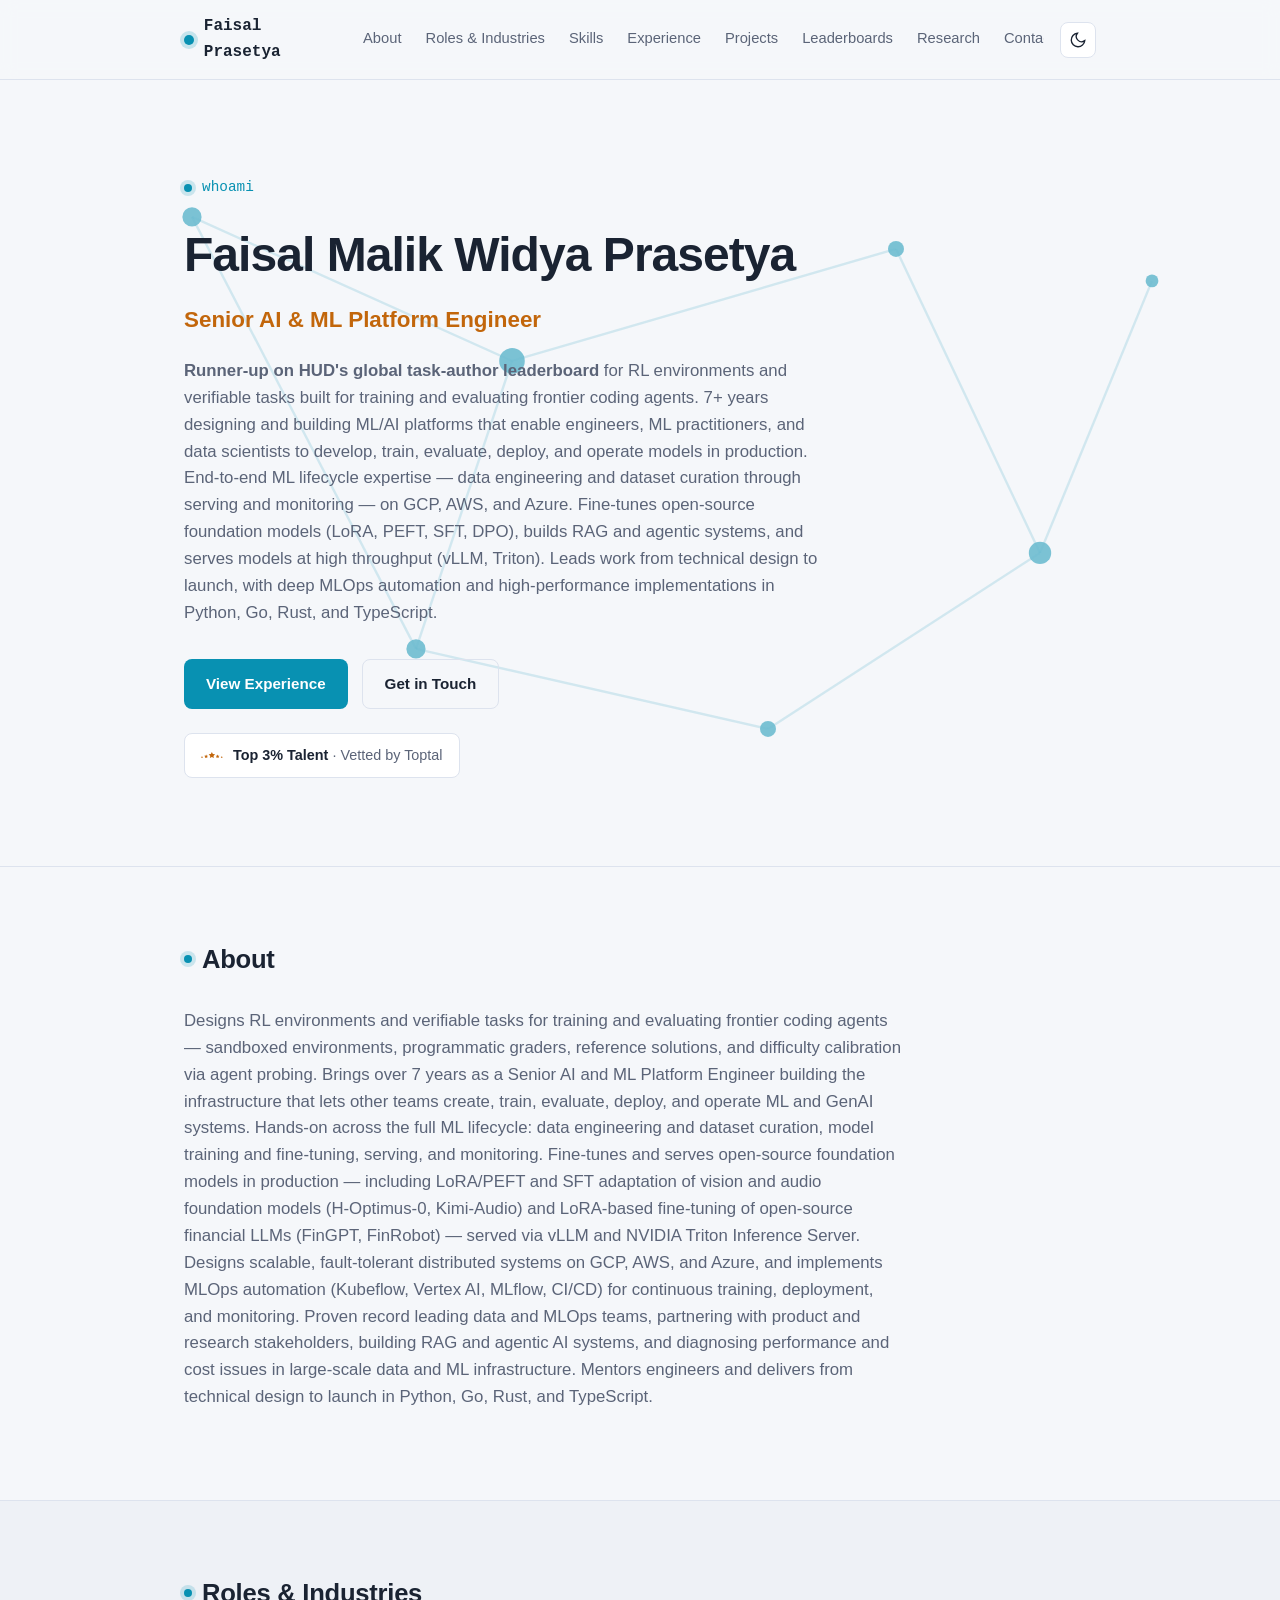
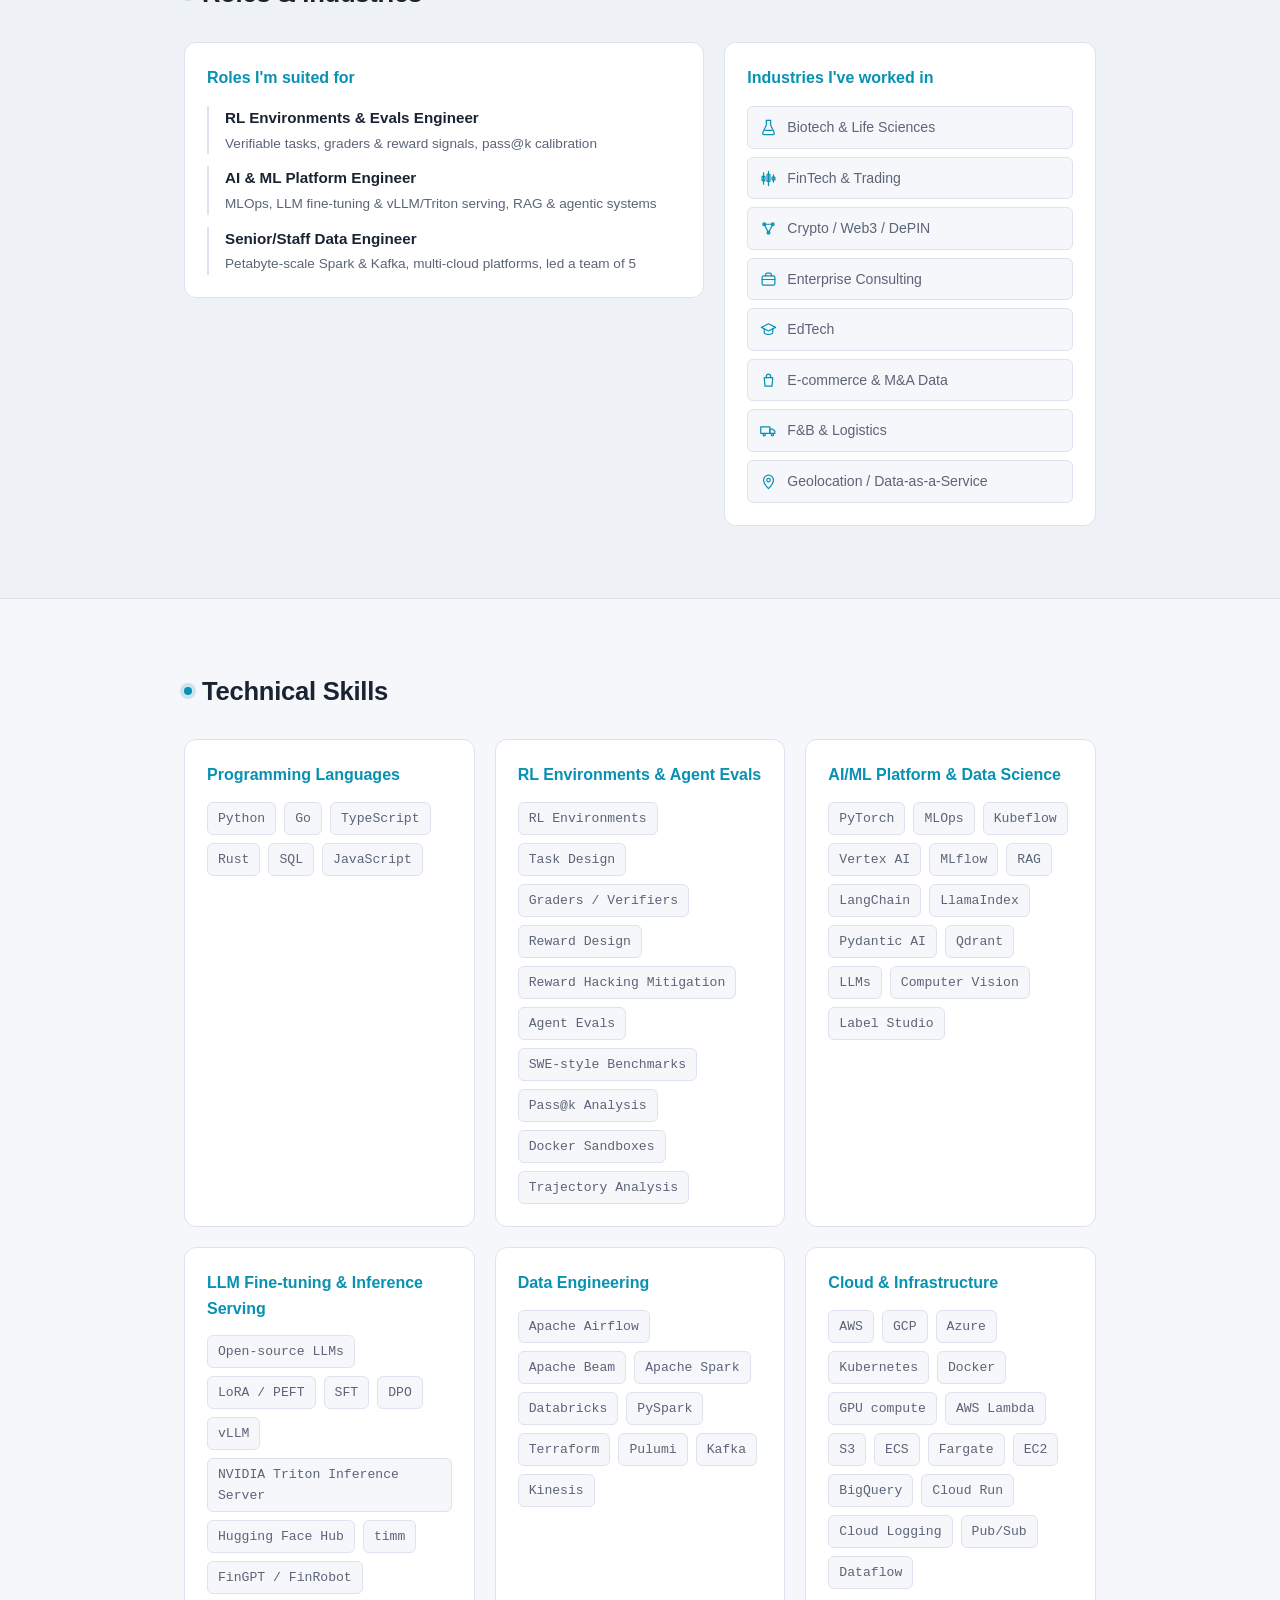
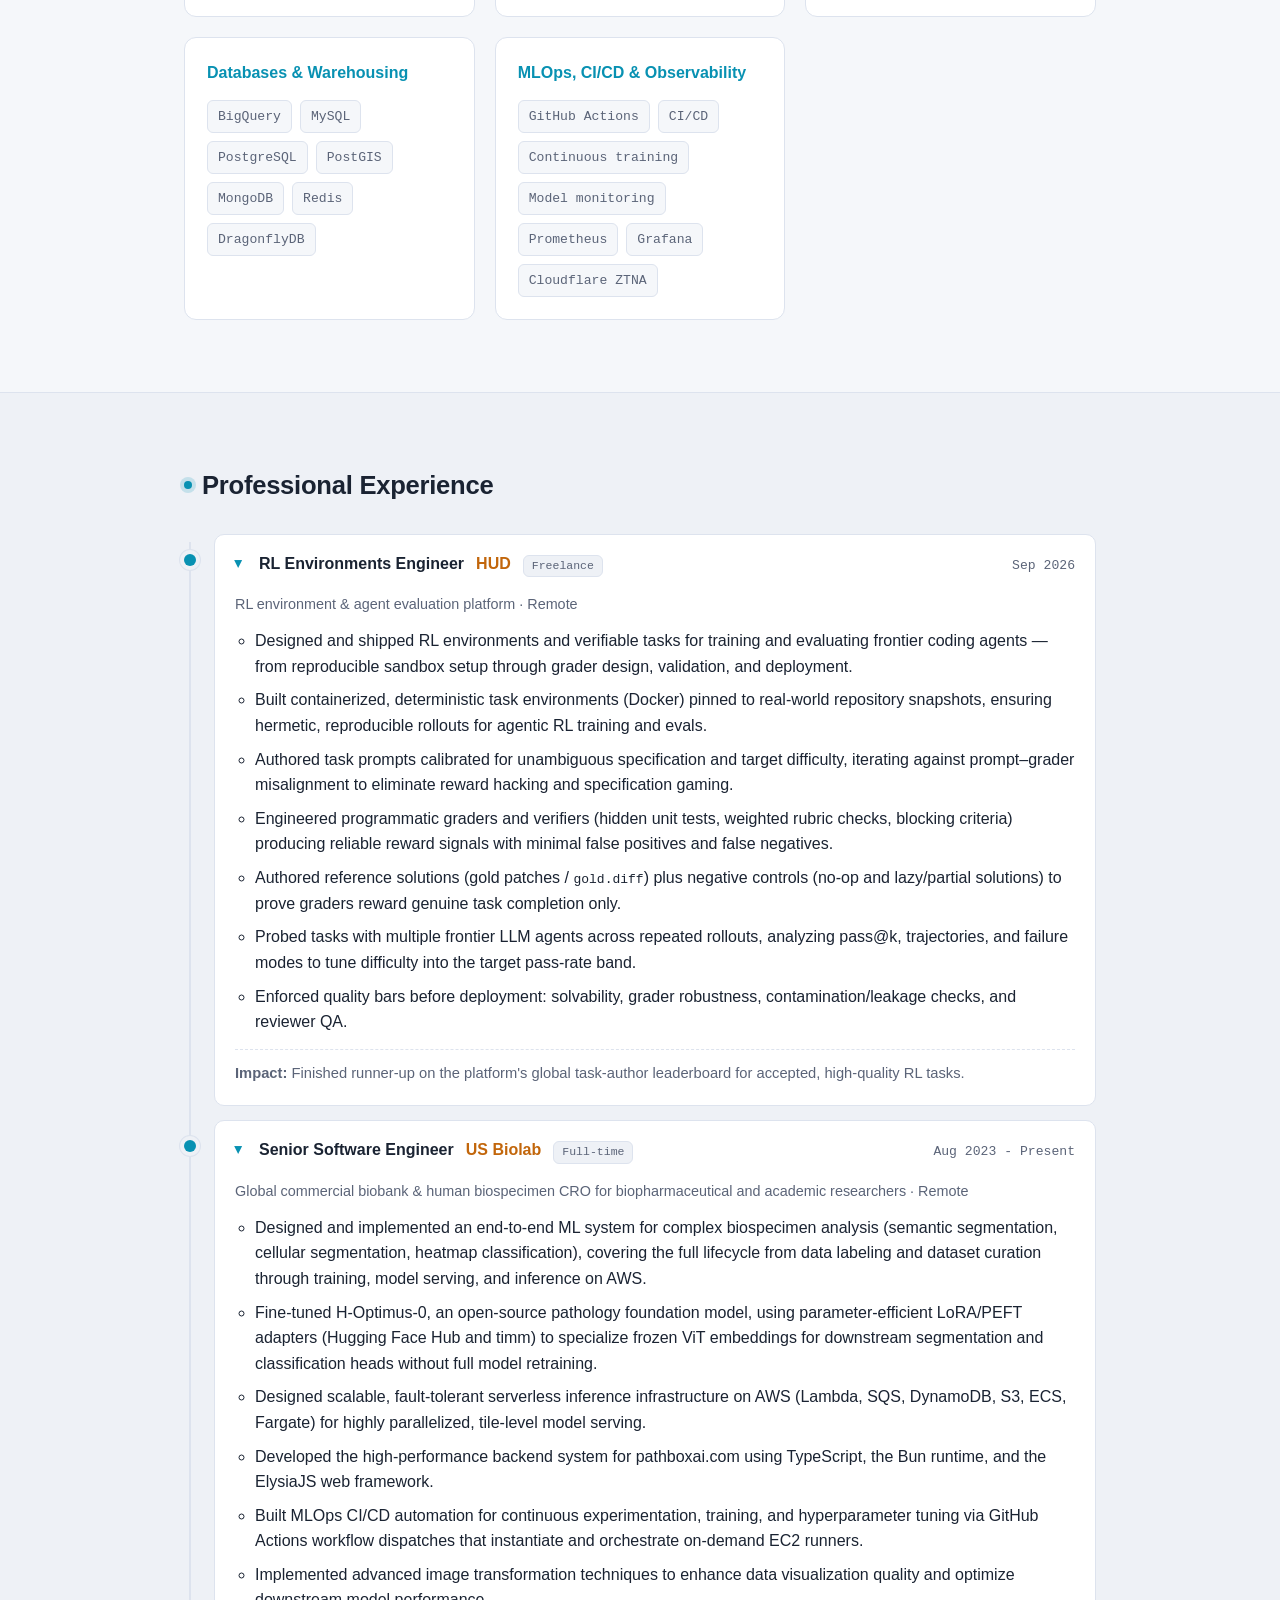
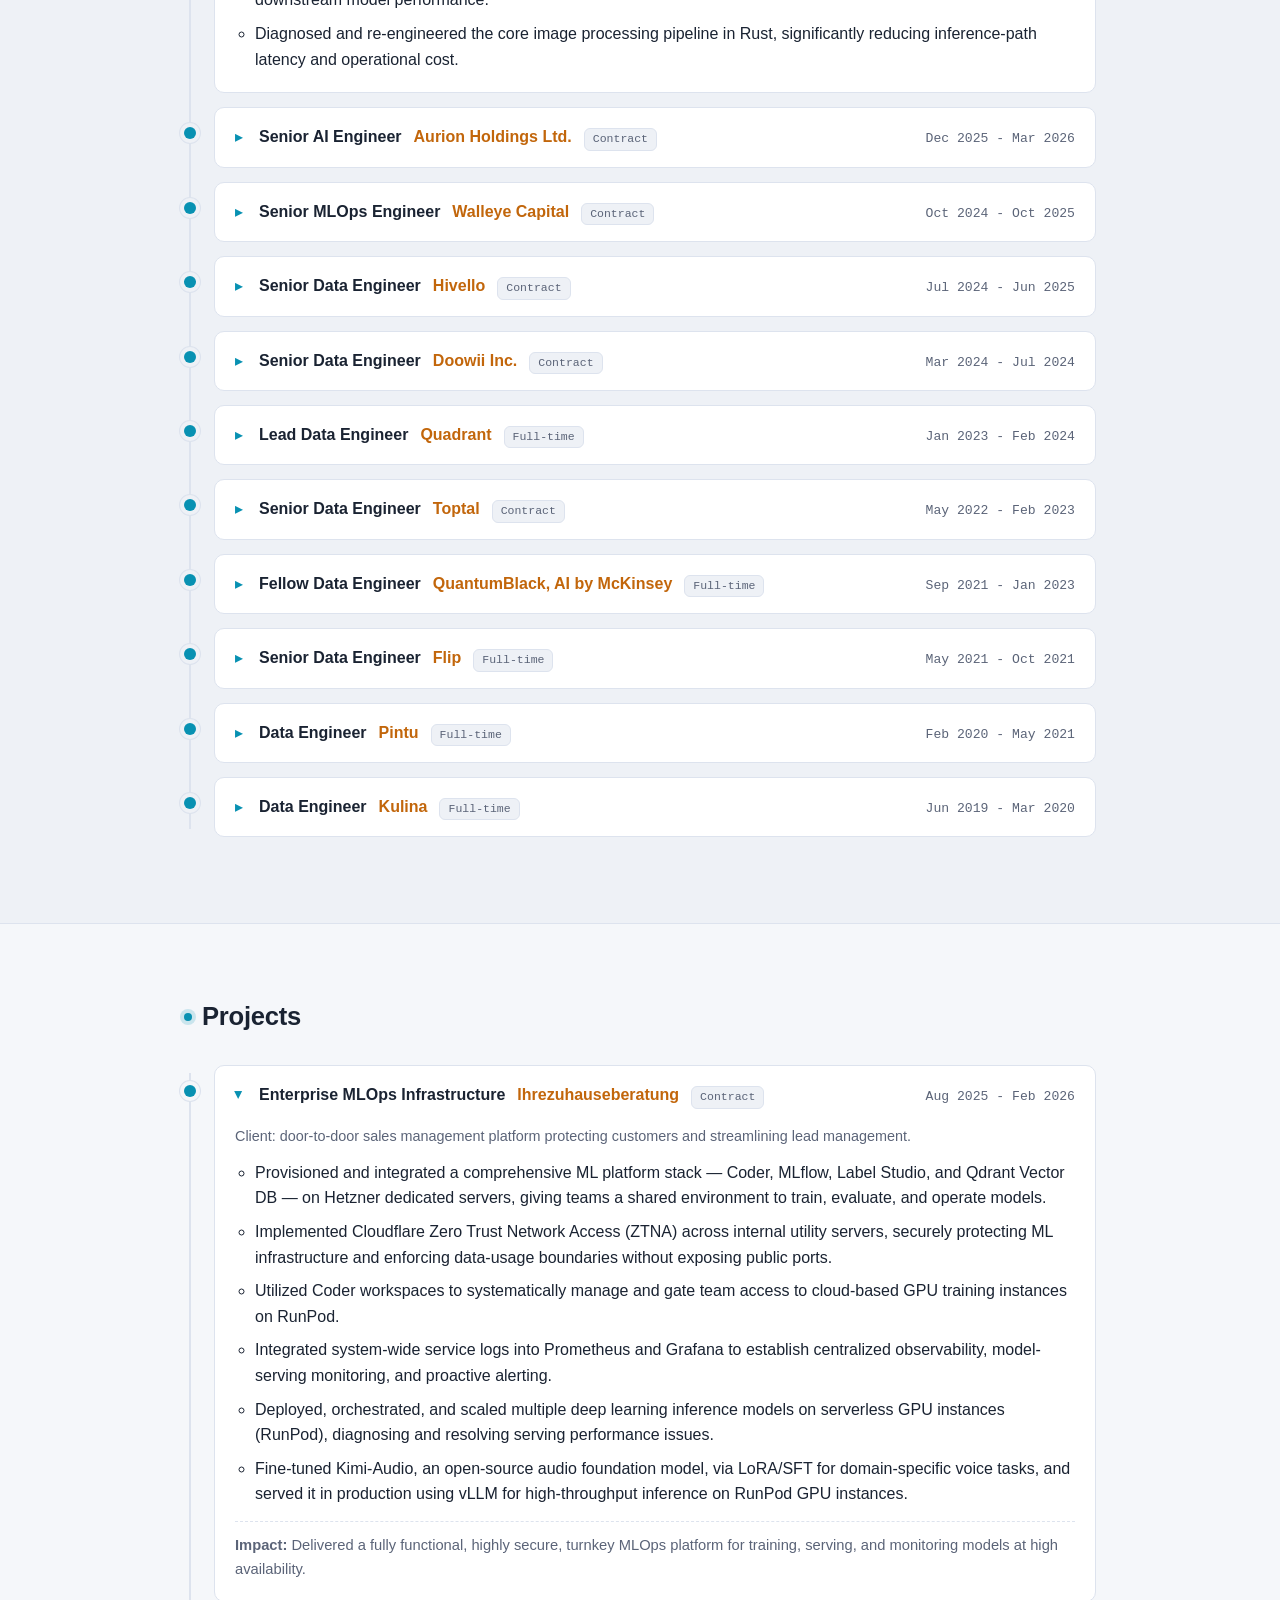
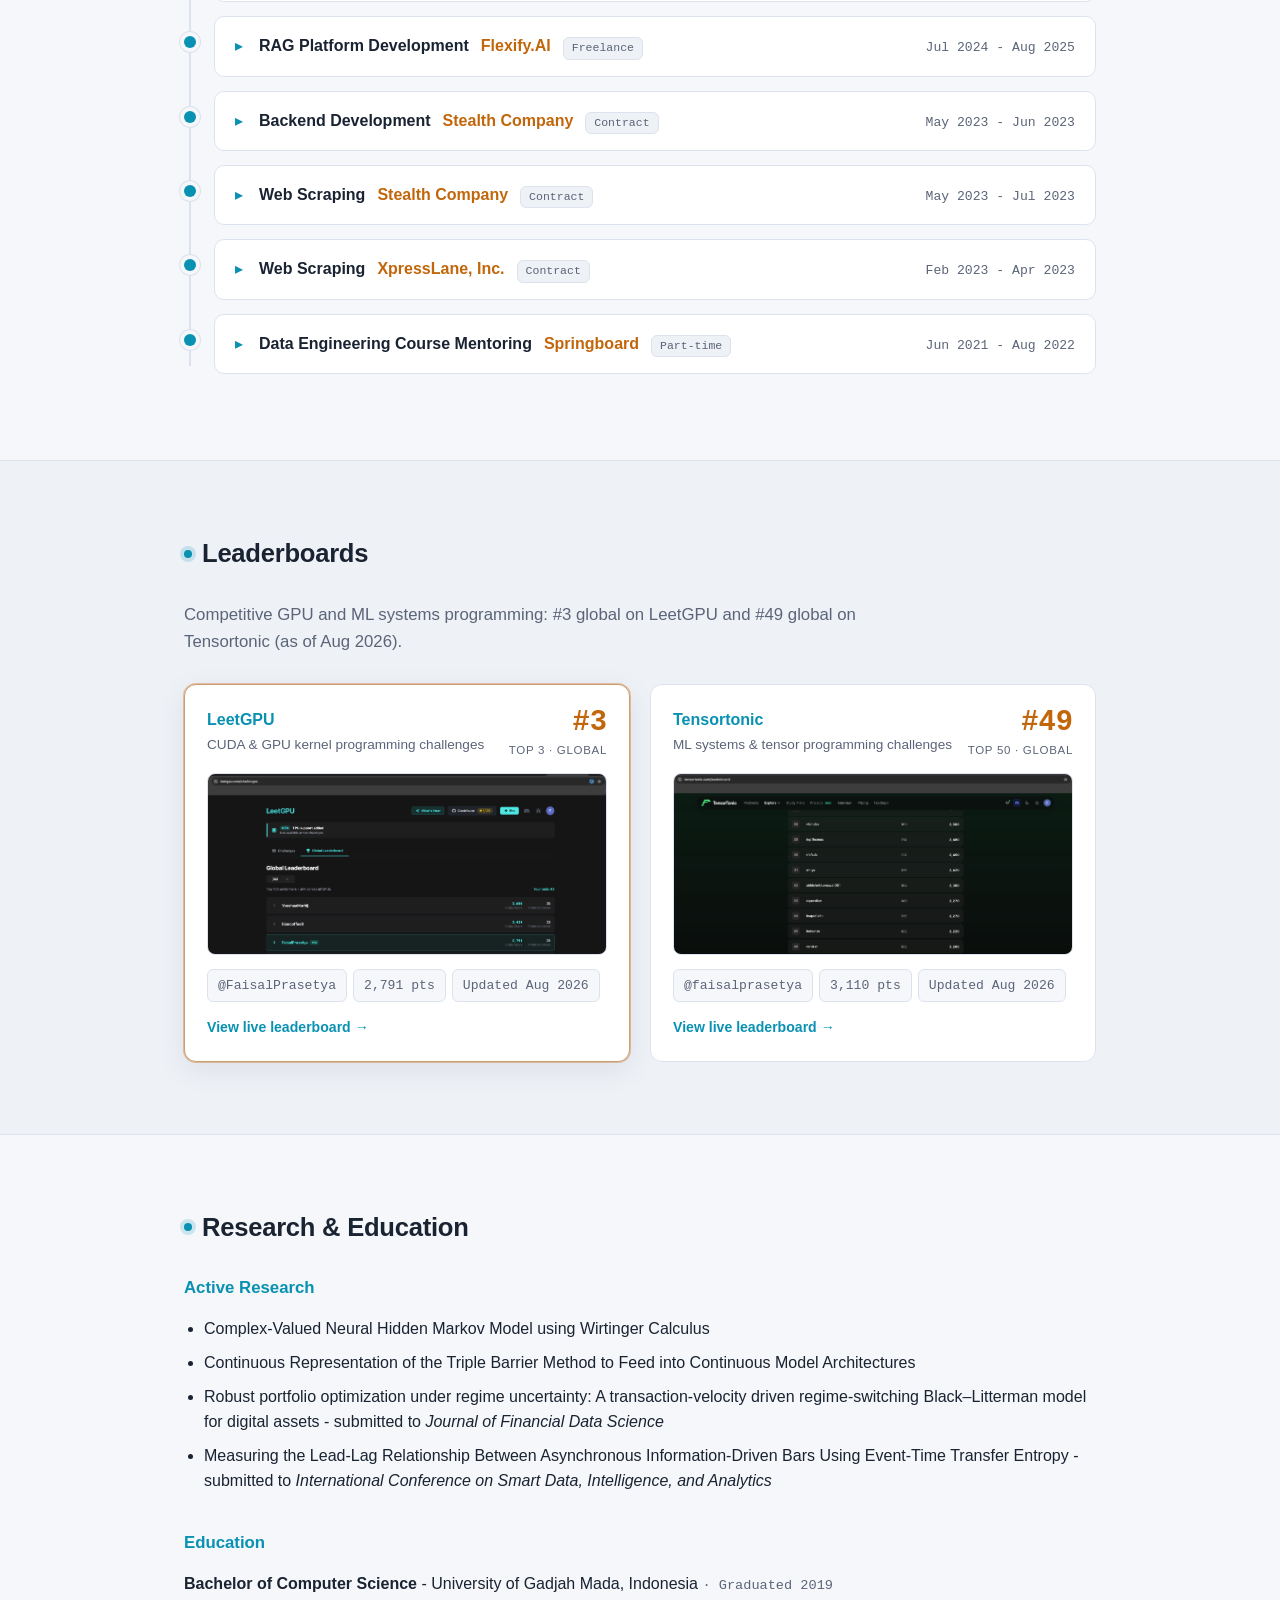
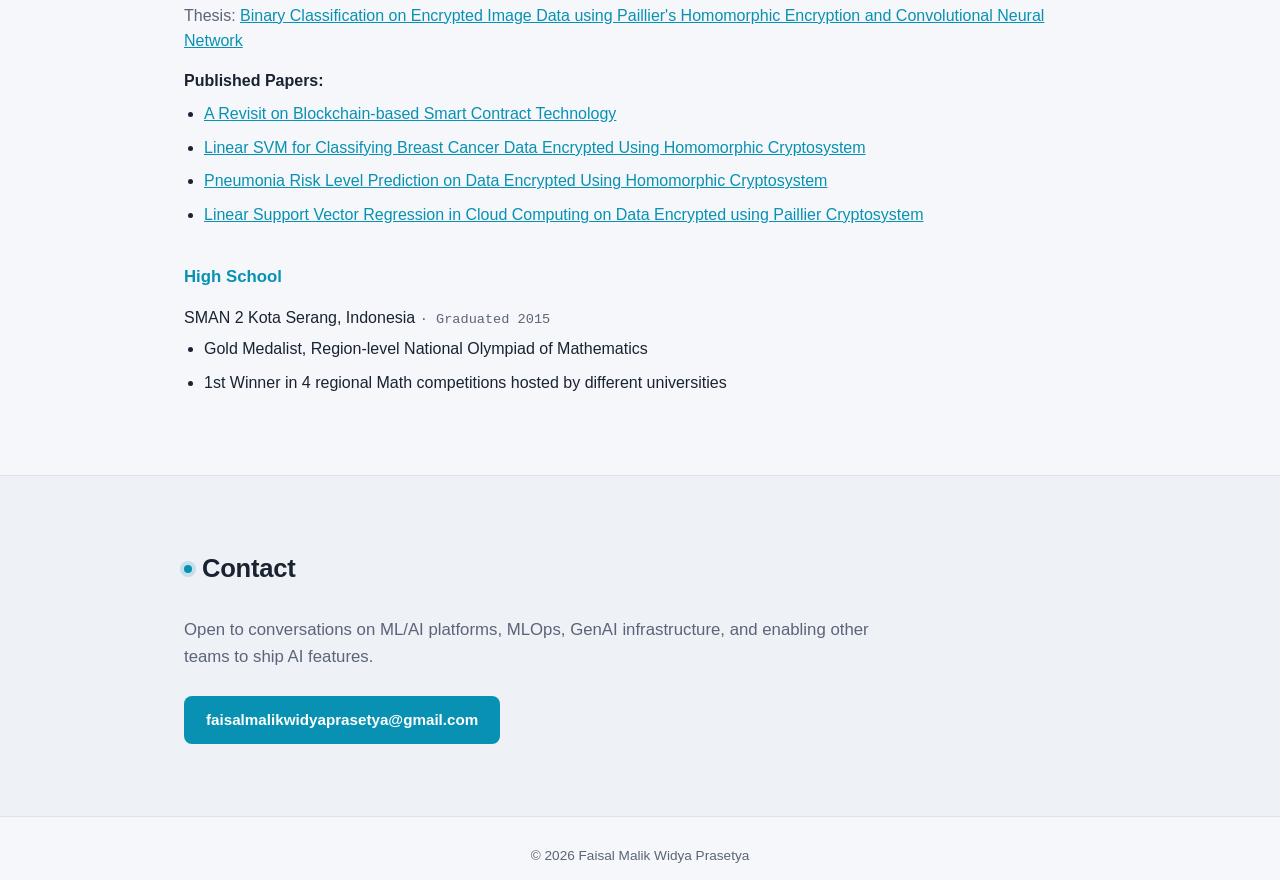
<file: index.html>
<!DOCTYPE html>
<html lang="en">
<head>
<meta charset="UTF-8">
<meta name="viewport" content="width=device-width, initial-scale=1.0">
<title>Faisal Malik Widya Prasetya - Senior AI &amp; ML Platform Engineer</title>
<meta name="description" content="RL environments &amp; agent evals engineer; runner-up on HUD's global task-author leaderboard. 7+ years building ML/AI platforms: MLOps, LLM fine-tuning, RAG, and model serving on GCP/AWS/Azure.">
<meta name="theme-color" content="#0f1420">
<link rel="canonical" href="https://faisalprasetya.github.io/">

<meta property="og:type" content="website">
<meta property="og:title" content="Faisal Malik Widya Prasetya - Senior AI &amp; ML Platform Engineer">
<meta property="og:description" content="RL environments &amp; agent evals engineer; runner-up on HUD's global task-author leaderboard. 7+ years building ML/AI platforms: MLOps, LLM fine-tuning, RAG, and model serving on GCP/AWS/Azure.">
<meta property="og:url" content="https://faisalprasetya.github.io/">
<meta name="twitter:card" content="summary">
<meta name="twitter:title" content="Faisal Malik Widya Prasetya - Senior AI &amp; ML Platform Engineer">
<meta name="twitter:description" content="RL environments &amp; agent evals engineer; runner-up on HUD's global task-author leaderboard. 7+ years building ML/AI platforms: MLOps, LLM fine-tuning, RAG, and model serving on GCP/AWS/Azure.">

<link rel="icon" type="image/svg+xml" href="assets/favicon.svg">
<link rel="stylesheet" href="css/style.css">

<script>
  (function () {
    var stored = localStorage.getItem("theme");
    var theme = stored || (window.matchMedia("(prefers-color-scheme: light)").matches ? "light" : "dark");
    document.documentElement.setAttribute("data-theme", theme);
  })();
</script>
</head>
<body>
<a class="skip-link" href="#main">Skip to content</a>

<header class="site-header">
  <div class="wrap header-inner">
    <a class="brand" href="#top">
      <span class="brand-node" aria-hidden="true"></span>
      <span class="brand-text">Faisal Prasetya</span>
    </a>
    <nav class="site-nav" aria-label="Primary">
      <a href="#about">About</a>
      <a href="#fit">Roles &amp; Industries</a>
      <a href="#skills">Skills</a>
      <a href="#experience">Experience</a>
      <a href="#projects">Projects</a>
      <a href="#leaderboards">Leaderboards</a>
      <a href="#research">Research</a>
      <a href="#contact">Contact</a>
    </nav>
    <button id="theme-toggle" class="theme-toggle" type="button" aria-label="Toggle light/dark theme">
      <svg class="icon icon-sun" viewBox="0 0 24 24" aria-hidden="true"><circle cx="12" cy="12" r="4"/><path d="M12 2v2M12 20v2M4.9 4.9l1.4 1.4M17.7 17.7l1.4 1.4M2 12h2M20 12h2M4.9 19.1l1.4-1.4M17.7 6.3l1.4-1.4"/></svg>
      <svg class="icon icon-moon" viewBox="0 0 24 24" aria-hidden="true"><path d="M21 12.8A9 9 0 1 1 11.2 3 7 7 0 0 0 21 12.8Z"/></svg>
    </button>
  </div>
</header>

<main id="main">

  <section id="top" class="hero">
    <div class="hero-graph" aria-hidden="true">
      <svg viewBox="0 0 800 500" preserveAspectRatio="xMidYMid slice">
        <g class="graph-lines">
          <line x1="120" y1="90" x2="320" y2="180"/>
          <line x1="320" y1="180" x2="560" y2="110"/>
          <line x1="320" y1="180" x2="260" y2="360"/>
          <line x1="260" y1="360" x2="480" y2="410"/>
          <line x1="480" y1="410" x2="650" y2="300"/>
          <line x1="560" y1="110" x2="650" y2="300"/>
          <line x1="120" y1="90" x2="260" y2="360"/>
          <line x1="650" y1="300" x2="720" y2="130"/>
        </g>
        <g class="graph-nodes">
          <circle cx="120" cy="90" r="6"/>
          <circle cx="320" cy="180" r="8"/>
          <circle cx="560" cy="110" r="5"/>
          <circle cx="260" cy="360" r="6"/>
          <circle cx="480" cy="410" r="5"/>
          <circle cx="650" cy="300" r="7"/>
          <circle cx="720" cy="130" r="4"/>
        </g>
      </svg>
    </div>
    <div class="wrap hero-inner">
      <p class="eyebrow"><span class="node-dot"></span>whoami</p>
      <h1>Faisal Malik Widya Prasetya</h1>
      <p class="hero-role">Senior AI &amp; ML Platform Engineer</p>
      <p class="hero-summary">
        <strong>Runner-up on HUD's global task-author leaderboard</strong> for RL environments and
        verifiable tasks built for training and evaluating frontier coding agents.
        7+ years designing and building ML/AI platforms that enable engineers, ML practitioners, and
        data scientists to develop, train, evaluate, deploy, and operate models in production. End-to-end
        ML lifecycle expertise — data engineering and dataset curation through serving and monitoring —
        on GCP, AWS, and Azure. Fine-tunes open-source foundation models (LoRA, PEFT, SFT, DPO), builds
        RAG and agentic systems, and serves models at high throughput (vLLM, Triton). Leads work from
        technical design to launch, with deep MLOps automation and high-performance implementations in
        Python, Go, Rust, and TypeScript.
      </p>
      <div class="hero-actions">
        <a class="btn btn-primary" href="#experience">View Experience</a>
        <a class="btn btn-ghost" href="#contact">Get in Touch</a>
      </div>
      <a class="toptal-badge" href="https://www.toptal.com/developers/resume/faisal-malik-widya-prasetya#BvGzjE" target="_blank" rel="noopener noreferrer" aria-label="Toptal - Top 3% Talent, view verified profile">
        <svg class="toptal-badge-mark" viewBox="0 0 60 17" aria-hidden="true"><path d="m20.85 6.38 6.06-.89 2.72-5.49 2.71 5.49 6.06.89-4.39 4.28 1.04 6.03-5.42-2.85-5.43 2.85 1.04-6.03zm33.06 7.17 1.85-.27.82-1.67.83 1.67 1.84.27-1.33 1.31.31 1.83-1.65-.87-1.66.87.32-1.83zm-3.38-3.01-3.61-.52-1.61-3.26-1.62 3.26-3.6.52 2.6 2.55-.61 3.59 3.23-1.69 3.21 1.69-.61-3.59zm-45.19 3.01-1.85-.27-.82-1.67-.83 1.67-1.84.27 1.33 1.31-.31 1.83 1.65-.87 1.65.87-.31-1.83zm3.38-3.01 3.61-.52 1.61-3.26 1.61 3.26 3.61.52-2.6 2.55.61 3.59-3.23-1.69-3.22 1.69.62-3.59z"/></svg>
        <span class="toptal-badge-text">Top 3% Talent <span class="toptal-badge-muted">&middot; Vetted by Toptal</span></span>
      </a>
    </div>
  </section>

  <section id="about" class="section">
    <div class="wrap">
      <h2><span class="node-dot"></span>About</h2>
      <p class="section-lede">
        Designs RL environments and verifiable tasks for training and evaluating frontier coding agents —
        sandboxed environments, programmatic graders, reference solutions, and difficulty calibration via
        agent probing.
        Brings over 7 years as a Senior AI and ML Platform Engineer building the infrastructure
        that lets other teams create, train, evaluate, deploy, and operate ML and GenAI systems.
        Hands-on across the full ML lifecycle: data engineering and dataset curation, model training and
        fine-tuning, serving, and monitoring. Fine-tunes and serves open-source foundation models in
        production — including LoRA/PEFT and SFT adaptation of vision and audio foundation models
        (H-Optimus-0, Kimi-Audio) and LoRA-based fine-tuning of open-source financial LLMs (FinGPT,
        FinRobot) — served via vLLM and NVIDIA Triton Inference Server. Designs scalable, fault-tolerant
        distributed systems on GCP, AWS, and Azure, and implements MLOps automation (Kubeflow, Vertex AI,
        MLflow, CI/CD) for continuous training, deployment, and monitoring. Proven record leading data
        and MLOps teams, partnering with product and research stakeholders, building RAG and agentic AI
        systems, and diagnosing performance and cost issues in large-scale data and ML infrastructure.
        Mentors engineers and delivers from technical design to launch in Python, Go, Rust, and TypeScript.
      </p>
    </div>
  </section>

  <section id="fit" class="section section-alt">
    <div class="wrap">
      <h2><span class="node-dot"></span>Roles &amp; Industries</h2>
      <div class="fit-grid">

        <div class="skill-card fit-card">
          <h3>Roles I'm suited for</h3>
          <ul class="role-list">
            <li><strong>RL Environments &amp; Evals Engineer</strong><span>Verifiable tasks, graders &amp; reward signals, pass@k calibration</span></li>
            <li><strong>AI &amp; ML Platform Engineer</strong><span>MLOps, LLM fine-tuning &amp; vLLM/Triton serving, RAG &amp; agentic systems</span></li>
            <li><strong>Senior/Staff Data Engineer</strong><span>Petabyte-scale Spark &amp; Kafka, multi-cloud platforms, led a team of 5</span></li>
          </ul>
        </div>

        <div class="skill-card fit-card">
          <h3>Industries I've worked in</h3>
          <ul class="tag-list tag-list-icons">
            <li><svg class="tag-icon" viewBox="0 0 24 24" aria-hidden="true"><path d="M9 2v6.5L4 19a2 2 0 0 0 1.8 3h12.4a2 2 0 0 0 1.8-3L15 8.5V2"/><path d="M9 2h6"/><path d="M7 16h10"/></svg>Biotech &amp; Life Sciences</li>
            <li><svg class="tag-icon" viewBox="0 0 24 24" aria-hidden="true"><line x1="5" y1="4" x2="5" y2="20"/><rect x="3" y="9" width="4" height="6"/><line x1="12" y1="2" x2="12" y2="22"/><rect x="10" y="6" width="4" height="10"/><line x1="19" y1="7" x2="19" y2="17"/><rect x="17" y="10" width="4" height="4"/></svg>FinTech &amp; Trading</li>
            <li><svg class="tag-icon" viewBox="0 0 24 24" aria-hidden="true"><circle cx="6" cy="6" r="2"/><circle cx="18" cy="6" r="2"/><circle cx="12" cy="18" r="2"/><line x1="6" y1="6" x2="12" y2="18"/><line x1="18" y1="6" x2="12" y2="18"/><line x1="6" y1="6" x2="18" y2="6"/></svg>Crypto / Web3 / DePIN</li>
            <li><svg class="tag-icon" viewBox="0 0 24 24" aria-hidden="true"><rect x="3" y="7" width="18" height="13" rx="2"/><path d="M8 7V5a2 2 0 0 1 2-2h4a2 2 0 0 1 2 2v2"/><line x1="3" y1="12" x2="21" y2="12"/></svg>Enterprise Consulting</li>
            <li><svg class="tag-icon" viewBox="0 0 24 24" aria-hidden="true"><path d="M2 9l10-5 10 5-10 5-10-5Z"/><path d="M6 11v5c0 1.5 2.7 3 6 3s6-1.5 6-3v-5"/></svg>EdTech</li>
            <li><svg class="tag-icon" viewBox="0 0 24 24" aria-hidden="true"><path d="M6 8h12l-1 12H7L6 8Z"/><path d="M9 8V6a3 3 0 0 1 6 0v2"/></svg>E-commerce &amp; M&amp;A Data</li>
            <li><svg class="tag-icon" viewBox="0 0 24 24" aria-hidden="true"><rect x="1" y="7" width="13" height="9"/><path d="M14 10h4l3 3v3h-7z"/><circle cx="6" cy="18" r="1.6"/><circle cx="17.5" cy="18" r="1.6"/></svg>F&amp;B &amp; Logistics</li>
            <li><svg class="tag-icon" viewBox="0 0 24 24" aria-hidden="true"><path d="M12 22s7-6.5 7-12a7 7 0 0 0-14 0c0 5.5 7 12 7 12Z"/><circle cx="12" cy="10" r="2.5"/></svg>Geolocation / Data-as-a-Service</li>
          </ul>
        </div>

      </div>
    </div>
  </section>

  <section id="skills" class="section">
    <div class="wrap">
      <h2><span class="node-dot"></span>Technical Skills</h2>
      <div class="skills-grid">

        <div class="skill-card">
          <h3>Programming Languages</h3>
          <ul class="tag-list">
            <li>Python</li><li>Go</li><li>TypeScript</li><li>Rust</li><li>SQL</li><li>JavaScript</li>
          </ul>
        </div>

        <div class="skill-card">
          <h3>RL Environments &amp; Agent Evals</h3>
          <ul class="tag-list">
            <li>RL Environments</li><li>Task Design</li><li>Graders / Verifiers</li><li>Reward Design</li>
            <li>Reward Hacking Mitigation</li><li>Agent Evals</li><li>SWE-style Benchmarks</li>
            <li>Pass@k Analysis</li><li>Docker Sandboxes</li><li>Trajectory Analysis</li>
          </ul>
        </div>

        <div class="skill-card">
          <h3>AI/ML Platform &amp; Data Science</h3>
          <ul class="tag-list">
            <li>PyTorch</li><li>MLOps</li><li>Kubeflow</li><li>Vertex AI</li><li>MLflow</li>
            <li>RAG</li><li>LangChain</li><li>LlamaIndex</li><li>Pydantic AI</li><li>Qdrant</li>
            <li>LLMs</li><li>Computer Vision</li><li>Label Studio</li>
          </ul>
        </div>

        <div class="skill-card">
          <h3>LLM Fine-tuning &amp; Inference Serving</h3>
          <ul class="tag-list">
            <li>Open-source LLMs</li><li>LoRA / PEFT</li><li>SFT</li><li>DPO</li><li>vLLM</li>
            <li>NVIDIA Triton Inference Server</li><li>Hugging Face Hub</li><li>timm</li>
            <li>FinGPT / FinRobot</li>
          </ul>
        </div>

        <div class="skill-card">
          <h3>Data Engineering</h3>
          <ul class="tag-list">
            <li>Apache Airflow</li><li>Apache Beam</li><li>Apache Spark</li><li>Databricks</li>
            <li>PySpark</li><li>Terraform</li><li>Pulumi</li><li>Kafka</li><li>Kinesis</li>
          </ul>
        </div>

        <div class="skill-card">
          <h3>Cloud &amp; Infrastructure</h3>
          <ul class="tag-list">
            <li>AWS</li><li>GCP</li><li>Azure</li><li>Kubernetes</li><li>Docker</li><li>GPU compute</li>
            <li>AWS Lambda</li><li>S3</li><li>ECS</li><li>Fargate</li><li>EC2</li><li>BigQuery</li>
            <li>Cloud Run</li><li>Cloud Logging</li><li>Pub/Sub</li><li>Dataflow</li>
          </ul>
        </div>

        <div class="skill-card">
          <h3>Databases &amp; Warehousing</h3>
          <ul class="tag-list">
            <li>BigQuery</li><li>MySQL</li><li>PostgreSQL</li><li>PostGIS</li><li>MongoDB</li>
            <li>Redis</li><li>DragonflyDB</li>
          </ul>
        </div>

        <div class="skill-card">
          <h3>MLOps, CI/CD &amp; Observability</h3>
          <ul class="tag-list">
            <li>GitHub Actions</li><li>CI/CD</li><li>Continuous training</li><li>Model monitoring</li>
            <li>Prometheus</li><li>Grafana</li><li>Cloudflare ZTNA</li>
          </ul>
        </div>

      </div>
    </div>
  </section>

  <section id="experience" class="section section-alt">
    <div class="wrap">
      <h2><span class="node-dot"></span>Professional Experience</h2>
      <ol class="timeline">

        <li class="timeline-item">
          <details open>
            <summary>
              <span class="role">RL Environments Engineer</span>
              <span class="company">HUD</span>
              <span class="engagement">Freelance</span>
              <span class="dates">Sep 2026</span>
            </summary>
            <div class="entry-body">
              <p class="entry-meta">RL environment &amp; agent evaluation platform · Remote</p>
              <ul>
                <li>Designed and shipped RL environments and verifiable tasks for training and evaluating frontier coding agents — from reproducible sandbox setup through grader design, validation, and deployment.</li>
                <li>Built containerized, deterministic task environments (Docker) pinned to real-world repository snapshots, ensuring hermetic, reproducible rollouts for agentic RL training and evals.</li>
                <li>Authored task prompts calibrated for unambiguous specification and target difficulty, iterating against prompt–grader misalignment to eliminate reward hacking and specification gaming.</li>
                <li>Engineered programmatic graders and verifiers (hidden unit tests, weighted rubric checks, blocking criteria) producing reliable reward signals with minimal false positives and false negatives.</li>
                <li>Authored reference solutions (gold patches / <code>gold.diff</code>) plus negative controls (no-op and lazy/partial solutions) to prove graders reward genuine task completion only.</li>
                <li>Probed tasks with multiple frontier LLM agents across repeated rollouts, analyzing pass@k, trajectories, and failure modes to tune difficulty into the target pass-rate band.</li>
                <li>Enforced quality bars before deployment: solvability, grader robustness, contamination/leakage checks, and reviewer QA.</li>
              </ul>
              <p class="entry-impact"><strong>Impact:</strong> Finished runner-up on the platform's global task-author leaderboard for accepted, high-quality RL tasks.</p>
            </div>
          </details>
        </li>

        <li class="timeline-item">
          <details open>
            <summary>
              <span class="role">Senior Software Engineer</span>
              <span class="company">US Biolab</span>
              <span class="engagement">Full-time</span>
              <span class="dates">Aug 2023 - Present</span>
            </summary>
            <div class="entry-body">
              <p class="entry-meta">Global commercial biobank &amp; human biospecimen CRO for biopharmaceutical and academic researchers · Remote</p>
              <ul>
                <li>Designed and implemented an end-to-end ML system for complex biospecimen analysis (semantic segmentation, cellular segmentation, heatmap classification), covering the full lifecycle from data labeling and dataset curation through training, model serving, and inference on AWS.</li>
                <li>Fine-tuned H-Optimus-0, an open-source pathology foundation model, using parameter-efficient LoRA/PEFT adapters (Hugging Face Hub and timm) to specialize frozen ViT embeddings for downstream segmentation and classification heads without full model retraining.</li>
                <li>Designed scalable, fault-tolerant serverless inference infrastructure on AWS (Lambda, SQS, DynamoDB, S3, ECS, Fargate) for highly parallelized, tile-level model serving.</li>
                <li>Developed the high-performance backend system for pathboxai.com using TypeScript, the Bun runtime, and the ElysiaJS web framework.</li>
                <li>Built MLOps CI/CD automation for continuous experimentation, training, and hyperparameter tuning via GitHub Actions workflow dispatches that instantiate and orchestrate on-demand EC2 runners.</li>
                <li>Implemented advanced image transformation techniques to enhance data visualization quality and optimize downstream model performance.</li>
                <li>Diagnosed and re-engineered the core image processing pipeline in Rust, significantly reducing inference-path latency and operational cost.</li>
              </ul>
            </div>
          </details>
        </li>

        <li class="timeline-item">
          <details>
            <summary>
              <span class="role">Senior AI Engineer</span>
              <span class="company">Aurion Holdings Ltd.</span>
              <span class="engagement">Contract</span>
              <span class="dates">Dec 2025 - Mar 2026</span>
            </summary>
            <div class="entry-body">
              <p class="entry-meta">Remote</p>
              <ul>
                <li>Configured and deployed Claude Code to enable secure, authorized, and permissioned development environments on development servers, aligning AI tooling with access-control and data-usage policies.</li>
                <li>Engineered a conversational, agentic AI application capable of analyzing user intent, autonomously planning actions, and executing them via Pydantic AI, integrating Playwright and Pywinauto to accurately mimic human interactions.</li>
                <li>Designed and engineered a production-grade autonomous algorithmic trading platform consisting of 50+ specialized agents, 28 subsystems, and 20 microservices, actively trading live on a £140,000 FTMO prop account — leading the work from technical design through launch.</li>
                <li>Integrated MetaTrader 5 as the gateway layer to reliably communicate trading signals, order execution, and account state with live trading accounts.</li>
                <li>Developed a fail-closed governance framework encompassing 10 canonical laws, 12 sequential validation gates, cryptographic envelope signing (HMAC-SHA256), and strict separation of duties to enforce security and usage policy at runtime.</li>
                <li>Architected an immutable forensic audit pipeline featuring a hash-chain verified, append-only audit trail across 500+ sealed files, including tamper detection, 6-hourly automated audits, and a bypass detector.</li>
                <li>Implemented enterprise-grade security hardening through AES-256-GCM encryption at rest with Windows DPAPI key binding, loopback-only network binding, file integrity monitoring, and automated secret scanning within the CI/CD pipeline.</li>
              </ul>
            </div>
          </details>
        </li>

        <li class="timeline-item">
          <details>
            <summary>
              <span class="role">Senior MLOps Engineer</span>
              <span class="company">Walleye Capital</span>
              <span class="engagement">Contract</span>
              <span class="dates">Oct 2024 - Oct 2025</span>
            </summary>
            <div class="entry-body">
              <p class="entry-meta">Global multi-strategy investment firm · Remote</p>
              <ul>
                <li>Optimized large-scale LLM pipeline performance in Kubeflow by migrating asynchronous OpenAI API calls to the OpenAI Batch API, reducing token costs by 50% and removing parallel invocation bottlenecks.</li>
                <li>Fine-tuned open-source financial LLMs (FinGPT, FinRobot) via LoRA-based supervised fine-tuning (SFT) for domain-specific sentiment analysis and forecasting, and served them in production through NVIDIA Triton Inference Server for low-latency quantitative inference.</li>
                <li>Built reusable ML platform components in Kubeflow that enabled data science teams to develop, train, and productionize pipelines without owning the underlying infrastructure.</li>
                <li>Established MLOps CI/CD pipelines to automate testing, deployment, and promotion of ML workloads from GitHub directly into the GCP ecosystem.</li>
                <li>Automated continuous training and pipeline scheduling by configuring GitHub Actions workflow dispatches to submit Vertex AI Pipelines.</li>
                <li>Provisioned, managed, and scaled GCP ML and data infrastructure using Infrastructure as Code (IaC) tools such as Pulumi.</li>
                <li>Built internal ML platform interfaces using Streamlit and Gradio to accelerate model evaluation, stakeholder feedback loops, and experiment review workflows.</li>
                <li>Partnered with data scientists to refactor experimental code into production-ready, performance-optimized ML applications.</li>
                <li>Partnered across engineering teams to integrate diverse microservices and platform components, ensuring reliable end-to-end system operations.</li>
                <li>Leveraged Airbyte to centralize and standardize ingestion of diverse financial and alternative data sources into the data warehouse, curating reliable datasets for quantitative modelling and downstream ML workflows.</li>
              </ul>
            </div>
          </details>
        </li>

        <li class="timeline-item">
          <details>
            <summary>
              <span class="role">Senior Data Engineer</span>
              <span class="company">Hivello</span>
              <span class="engagement">Contract</span>
              <span class="dates">Jul 2024 - Jun 2025</span>
            </summary>
            <div class="entry-body">
              <p class="entry-meta">All-in-One Decentralized Physical Infrastructure (DePIN) manager · Remote</p>
              <ul>
                <li>Designed and implemented a scalable, fault-tolerant data platform on GCP from the ground up using Terraform and GitHub Actions CI/CD for continuous deployment.</li>
                <li>Architected a log centralization and monitoring pipeline routing application logs to Cloud Logging and periodically archiving them in Cloud Storage. Implemented automated data transformations using dynamically scaled Cloud Run Jobs and loaded refined data into BigQuery, leveraging materialized views to optimize aggregate query performance.</li>
                <li>Developed a resilient blockchain indexing framework utilizing subgraphs to capture diverse DePINs' on-chain earnings data, enabling efficient querying via GraphQL for advanced analytics.</li>
                <li>Spearheaded self-serve platform initiatives by deploying Metabase, integrating it with BigQuery, and designing intuitive data models, empowering non-technical stakeholders to perform data-driven decision-making without SQL expertise.</li>
                <li>Built comprehensive Grafana dashboards to monitor key performance indicators and core business metrics, establishing observability with optimal load times and customized views.</li>
                <li>Designed and implemented a Go-based event-driven microservice backend deployed on Cloud Run to handle streaming events from Pub/Sub containing real-time device logs.</li>
              </ul>
            </div>
          </details>
        </li>

        <li class="timeline-item">
          <details>
            <summary>
              <span class="role">Senior Data Engineer</span>
              <span class="company">Doowii Inc.</span>
              <span class="engagement">Contract</span>
              <span class="dates">Mar 2024 - Jul 2024</span>
            </summary>
            <div class="entry-body">
              <p class="entry-meta">Generative AI data platform built for educators · Remote</p>
              <ul>
                <li>Provisioned and managed Mage Data Pipeline deployments on GCP Cloud Run, giving product teams scalable orchestration without owning infrastructure.</li>
                <li>Engineered an end-to-end data ingestion pipeline extracting educational datasets from the Canvas by Instructure platform into the GCP Ecosystem (GCS and BigQuery) to support a generative AI product.</li>
                <li>Deployed and configured Airbyte to automate ingestion of educational data from multiple SaaS sources into BigQuery, reducing manual extraction effort and accelerating time-to-insight for downstream AI features.</li>
                <li>Implemented a Medallion architecture (Bronze, Silver, Gold layers) for structured data processing, integrating normalized Canvas data into the Doowii platform on BigQuery.</li>
              </ul>
            </div>
          </details>
        </li>

        <li class="timeline-item">
          <details>
            <summary>
              <span class="role">Lead Data Engineer</span>
              <span class="company">Quadrant</span>
              <span class="engagement">Full-time</span>
              <span class="dates">Jan 2023 - Feb 2024</span>
            </summary>
            <div class="entry-body">
              <p class="entry-meta">Data as a Service company providing geolocation data solutions · Remote</p>
              <ul>
                <li>Led and mentored a cross-functional Data Engineering team of 5 to design, build, and operate robust, high-availability data pipelines used by downstream product and analytics teams.</li>
                <li>Architected and operated real-time event ingestion pipelines using Amazon Kinesis and Amazon MSK (Kafka) to process consented mobile location events directly from the company mobile SDK.</li>
                <li>Integrated and scaled the Databricks platform to orchestrate large-scale data preparation and delivery, processing hundreds of terabytes of data daily with Spark.</li>
                <li>Diagnosed and optimized overarching data pipelines by reconfiguring Apache Spark jobs and cluster environments, achieving significant cost reductions while meeting stringent performance and reliability requirements.</li>
                <li>Instituted comprehensive data quality validation checks using Great Expectations deep-integrated with Spark DataFrames, enabling automated anomaly detection on massive datasets post-processing.</li>
                <li>Optimized complex geospatial queries using PostGIS to enhance data distribution analysis and enable clients to derive actionable insights from location data.</li>
                <li>Adopted dbt to model and transform raw geolocation data within BigQuery, enforcing modular, version-controlled SQL transformations and improving data reliability across downstream analytics consumers.</li>
              </ul>
            </div>
          </details>
        </li>

        <li class="timeline-item">
          <details>
            <summary>
              <span class="role">Senior Data Engineer</span>
              <span class="company">Toptal</span>
              <span class="engagement">Contract</span>
              <span class="dates">May 2022 - Feb 2023</span>
            </summary>
            <div class="entry-body">
              <p class="entry-meta">Exclusive network of top software developers, designers, and consultants · Remote</p>
              <ul>
                <li>Built scalable, high-performance data platform infrastructure to deliver actionable business insights from diverse raw sources using Apache Airflow within the GCP ecosystem.</li>
                <li>Developed and deployed batch and real-time analytical streaming solutions, including rapid prototyping and proofs of concept to validate technical viability before launch.</li>
                <li>Engineered internal frameworks and platform tooling specifically designed to empower data scientists and analysts to ship work without owning infrastructure.</li>
                <li>Led the execution of complex analytical projects encompassing data collection, cleansing, management, and strategic visualization, partnering with stakeholders from design through delivery.</li>
                <li>Fostered effective cross-functional collaboration by maintaining proactive communication with stakeholders and translating technical results into business value.</li>
                <li>Integrated Airbyte as a managed connector layer to reliably ingest data from third-party client systems into centralized data warehouses, reducing custom pipeline maintenance overhead across multiple client engagements.</li>
                <li>Standardized data transformation workflows using dbt, enabling reusable, tested, and well-documented data models that accelerated delivery of analytics-ready datasets for clients.</li>
                <li>Engineered Reverse ETL pipelines to sync refined data from BigQuery directly into Salesforce CRM, empowering the operations team with actionable, enriched customer insights.</li>
              </ul>
            </div>
          </details>
        </li>

        <li class="timeline-item">
          <details>
            <summary>
              <span class="role">Fellow Data Engineer</span>
              <span class="company">QuantumBlack, AI by McKinsey</span>
              <span class="engagement">Full-time</span>
              <span class="dates">Sep 2021 - Jan 2023</span>
            </summary>
            <div class="entry-body">
              <p class="entry-meta">Advanced analytics company under McKinsey Management Consulting · Hybrid</p>
              <ul>
                <li>Engaged directly with enterprise clients to gather complex business requirements and translate them into scalable technical architectures, leading work from design through launch.</li>
                <li>Facilitated close collaboration between internal strategy teams and client engineering teams, actively leading knowledge-transfer sessions and mentoring client engineers.</li>
                <li>Managed and supported client data platform infrastructure on Snowflake and Databricks across multiple engagements, ensuring reliable operations, access governance, and project delivery readiness.</li>
                <li>Developed versatile data engineering solutions spanning on-premises infrastructure and multi-cloud environments (AWS, GCP, Azure, and Alibaba Cloud).</li>
                <li>Authored and standardized internal technical assets, documentation, and templates — primarily leveraging Apache Spark and Terraform — driving accelerated, repeatable deployments across global client engagements.</li>
                <li>Implemented Airbyte-based ingestion pipelines across client engagements to consolidate data from heterogeneous enterprise source systems into unified analytical platforms, accelerating project onboarding.</li>
                <li>Championed dbt adoption across client data platform engagements on Snowflake and Databricks, establishing transformation best practices including modular model design, schema tests, and automated documentation generation.</li>
                <li>Designed and delivered enterprise-grade Power BI dashboards and semantic data models for multiple client engagements, translating complex analytical outputs into executive-level business intelligence reports.</li>
              </ul>
            </div>
          </details>
        </li>

        <li class="timeline-item">
          <details>
            <summary>
              <span class="role">Senior Data Engineer</span>
              <span class="company">Flip</span>
              <span class="engagement">Full-time</span>
              <span class="dates">May 2021 - Oct 2021</span>
            </summary>
            <div class="entry-body">
              <p class="entry-meta">Fund transfer product company reducing transaction fees · Remote</p>
              <ul>
                <li>Maintained and optimized legacy MySQL databases using scheduled jobs and materialized views to support continuous business operations during infrastructure migrations.</li>
                <li>Orchestrated the complete migration of legacy on-premises data systems into BigQuery using modern cloud-native pipelines (Datastream, GCS, Pub/Sub, and Dataflow).</li>
                <li>Achieved a 360x improvement in analytics query performance by diagnosing bottlenecks and adopting a modern data warehousing architecture.</li>
                <li>Partnered with the Head of BI to establish and enforce robust data governance frameworks across the enterprise data warehouse, including access and usage controls.</li>
              </ul>
            </div>
          </details>
        </li>

        <li class="timeline-item">
          <details>
            <summary>
              <span class="role">Data Engineer</span>
              <span class="company">Pintu</span>
              <span class="engagement">Full-time</span>
              <span class="dates">Feb 2020 - May 2021</span>
            </summary>
            <div class="entry-body">
              <p class="entry-meta">Crypto exchange product with a beginner-friendly UI · Hybrid</p>
              <ul>
                <li>Architected and initiated a multi-cloud data platform from scratch, utilizing AWS for scalable, fault-tolerant data processing and GCP for modern data warehousing.</li>
                <li>Developed fault-tolerant data ingestion pipelines bridging diverse sources (MySQL, PostgreSQL, MongoDB, 3rd-party APIs, and web pages) into BigQuery via batch (Airflow on Kubernetes) and streaming (Kinesis, Kafka) paradigms.</li>
                <li>Built and mentored a comprehensive analytics team consisting of Data Engineers, Data Scientists, and Data Analysts, implementing Agile methodologies (sprint planning, daily standups, retrospectives via Jira).</li>
                <li>Drastically reduced analytics infrastructure costs by 99% through strategic table partitioning, clustering, and materialized view implementations inside BigQuery.</li>
                <li>Integrated Odoo and NetSuite ERP databases into the centralized data ecosystem, synchronizing cross-platform data to enable comprehensive business reporting.</li>
              </ul>
            </div>
          </details>
        </li>

        <li class="timeline-item">
          <details>
            <summary>
              <span class="role">Data Engineer</span>
              <span class="company">Kulina</span>
              <span class="engagement">Full-time</span>
              <span class="dates">Jun 2019 - Mar 2020</span>
            </summary>
            <div class="entry-body">
              <p class="entry-meta">F&amp;B marketplace providing flexible, sustainable corporate meal solutions · On-Site</p>
              <ul>
                <li>Managed and scaled enterprise data platform infrastructure, standardizing reporting and analytical workflows used by other teams.</li>
                <li>Engineered end-to-end ETL solutions leveraging Google Dataprep, AWS Glue, Apache Airflow, and Apache Beam to consolidate distributed datasets into a centralized BigQuery Data Warehouse.</li>
                <li>Designed and materialized business-specific data marts derived from central core data to democratize access to information across the company.</li>
                <li>Integrated refined data models seamlessly with various BI reporting tools, including Redash, Google Data Studio, and Tableau.</li>
                <li>Generated actionable, data-driven insights to directly assist cross-functional business units in strategic decision-making.</li>
                <li>Partnered directly with the CEO to uncover hidden metrics that enhanced customer understanding and drove corporate growth.</li>
                <li>Leveraged PostGIS to provide comprehensive geospatial analytics for the logistics team, facilitating data-driven operational decisions for efficient logistics deployment.</li>
              </ul>
            </div>
          </details>
        </li>

      </ol>
    </div>
  </section>

  <section id="projects" class="section">
    <div class="wrap">
      <h2><span class="node-dot"></span>Projects</h2>
      <ol class="timeline">

        <li class="timeline-item">
          <details open>
            <summary>
              <span class="role">Enterprise MLOps Infrastructure</span>
              <span class="company">Ihrezuhauseberatung</span>
              <span class="engagement">Contract</span>
              <span class="dates">Aug 2025 - Feb 2026</span>
            </summary>
            <div class="entry-body">
              <p class="entry-meta">Client: door-to-door sales management platform protecting customers and streamlining lead management.</p>
              <ul>
                <li>Provisioned and integrated a comprehensive ML platform stack — Coder, MLflow, Label Studio, and Qdrant Vector DB — on Hetzner dedicated servers, giving teams a shared environment to train, evaluate, and operate models.</li>
                <li>Implemented Cloudflare Zero Trust Network Access (ZTNA) across internal utility servers, securely protecting ML infrastructure and enforcing data-usage boundaries without exposing public ports.</li>
                <li>Utilized Coder workspaces to systematically manage and gate team access to cloud-based GPU training instances on RunPod.</li>
                <li>Integrated system-wide service logs into Prometheus and Grafana to establish centralized observability, model-serving monitoring, and proactive alerting.</li>
                <li>Deployed, orchestrated, and scaled multiple deep learning inference models on serverless GPU instances (RunPod), diagnosing and resolving serving performance issues.</li>
                <li>Fine-tuned Kimi-Audio, an open-source audio foundation model, via LoRA/SFT for domain-specific voice tasks, and served it in production using vLLM for high-throughput inference on RunPod GPU instances.</li>
              </ul>
              <p class="entry-impact"><strong>Impact:</strong> Delivered a fully functional, highly secure, turnkey MLOps platform for training, serving, and monitoring models at high availability.</p>
            </div>
          </details>
        </li>

        <li class="timeline-item">
          <details>
            <summary>
              <span class="role">RAG Platform Development</span>
              <span class="company">Flexify.AI</span>
              <span class="engagement">Freelance</span>
              <span class="dates">Jul 2024 - Aug 2025</span>
            </summary>
            <div class="entry-body">
              <p class="entry-meta">Client: supply chain technology company providing an AI-powered platform to modernize enterprise operations.</p>
              <ul>
                <li>Implemented a highly secure and scalable microservice API utilizing FastAPI as the serving layer for RAG workloads.</li>
                <li>Orchestrated complex OpenAI LLM interactions to build retrieval-augmented generation (RAG) and semantic search capabilities via LangChain and LlamaIndex.</li>
                <li>Developed interactive AI demo and evaluation apps with Streamlit and Gradio to support rapid prototyping, model validation, and client-facing feature demonstrations.</li>
                <li>Standardized deployment environments by containerizing backend applications with Docker, enabling repeatable CI/CD-ready releases.</li>
                <li>Successfully deployed and scaled the containerized RAG architecture within the Azure container ecosystem.</li>
              </ul>
              <p class="entry-impact"><strong>Impact:</strong> Delivered a production-ready, performant RAG backend that other product surfaces could integrate without owning ML infrastructure.</p>
            </div>
          </details>
        </li>

        <li class="timeline-item">
          <details>
            <summary>
              <span class="role">Backend Development</span>
              <span class="company">Stealth Company</span>
              <span class="engagement">Contract</span>
              <span class="dates">May 2023 - Jun 2023</span>
            </summary>
            <div class="entry-body">
              <p class="entry-meta">Reliable backend system for a specialized Twitter/X group chat management platform.</p>
              <ul>
                <li>Developed a secure, scalable authentication flow to manage user sessions and identity effectively.</li>
                <li>Automated complex core business logic designed to manage large-scale group chats and content moderation.</li>
                <li>Integrated the Twitter/X API to systematically handle user accounts, data ingestion, and content broadcasting.</li>
              </ul>
              <p class="entry-impact"><strong>Impact:</strong> Provided a fully functional, stable backend foundation enabling immediate frontend UI implementation.</p>
            </div>
          </details>
        </li>

        <li class="timeline-item">
          <details>
            <summary>
              <span class="role">Web Scraping</span>
              <span class="company">Stealth Company</span>
              <span class="engagement">Contract</span>
              <span class="dates">May 2023 - Jul 2023</span>
            </summary>
            <div class="entry-body">
              <p class="entry-meta">Automated trading infrastructure incorporating a bot triggered by real-time signals from news feeds and social media.</p>
              <ul>
                <li>Engineered resilient web scraping infrastructure on AWS to continuously extract real-time trading signals from diverse news feeds and Twitter/X.</li>
                <li>Executed meticulous network benchmarking across various AWS EC2 regions to diagnose latency and optimize instance locations, drastically reducing transfer latency to target bot servers.</li>
                <li>Provisioned and tuned high-performance DragonflyDB instances to robustly handle message pub/sub patterns and high-throughput data deduplication.</li>
                <li>Rewrote the core web scraping engine in Rust to leverage memory safety and bare-metal performance, solving an end-to-end latency bottleneck.</li>
              </ul>
              <p class="entry-impact"><strong>Impact:</strong> Reduced end-to-end signal processing latency from hundreds of milliseconds to single-digit milliseconds.</p>
            </div>
          </details>
        </li>

        <li class="timeline-item">
          <details>
            <summary>
              <span class="role">Web Scraping</span>
              <span class="company">XpressLane, Inc.</span>
              <span class="engagement">Contract</span>
              <span class="dates">Feb 2023 - Apr 2023</span>
            </summary>
            <div class="entry-body">
              <p class="entry-meta">Client: brand aggregator identifying potential e-commerce acquisitions. Enterprise scraping system processing millions of Shopify stores to filter targets by revenue and product profile.</p>
              <ul>
                <li>Architected a distributed web scraping infrastructure on GCP leveraging Airflow, Redis, GCS, Dataproc (PySpark), and BigQuery — a fault-tolerant, horizontally scaled data processing system.</li>
                <li>Provisioned and orchestrated a fleet of scraping instances managed programmatically via Apache Airflow.</li>
                <li>Successfully bypassed anti-bot protections by engineering sophisticated IP rotation strategies backed by a residential proxy pool.</li>
                <li>Engineered collision-resistant message queues using Redis sets to achieve randomized URL access and mitigate duplicate ingestions.</li>
                <li>Implemented a Medallion data architecture (Bronze, Silver, Gold stages) within Google Cloud Storage to systematically harmonize unstructured data.</li>
                <li>Triggered on-demand, serverless Dataproc Spark jobs from Airflow to perform horizontal transformations across massive raw payloads.</li>
                <li>Deployed custom PyTorch deep learning models to automatically categorize an expansive range of brand products into appropriate taxonomies, covering training through batch inference.</li>
              </ul>
              <p class="entry-impact"><strong>Impact:</strong> Successfully filtered millions of raw e-commerce sites down to a highly targeted list of prime M&amp;A candidates.</p>
            </div>
          </details>
        </li>

        <li class="timeline-item">
          <details>
            <summary>
              <span class="role">Data Engineering Course Mentoring</span>
              <span class="company">Springboard</span>
              <span class="engagement">Part-time</span>
              <span class="dates">Jun 2021 - Aug 2022</span>
            </summary>
            <div class="entry-body">
              <p class="entry-meta">Client: online learning platform preparing students for high-demand technology careers.</p>
              <ul>
                <li>Mentored and motivated junior practitioners entering the data engineering field by providing clear visibility into market trends, supply/demand dynamics, and high-value career prospects.</li>
                <li>Actively shared contextual industry knowledge and best practices drawn from direct real-world engineering experience.</li>
                <li>Provided comprehensive guidance addressing both advanced technical blockers and complex non-technical career strategy questions.</li>
                <li>Directed student learning paths by outlining strategic priorities and focusing efforts on crucial, in-demand modern data stack competencies.</li>
              </ul>
            </div>
          </details>
        </li>

      </ol>
    </div>
  </section>

  <section id="leaderboards" class="section section-alt">
    <div class="wrap">
      <h2><span class="node-dot"></span>Leaderboards</h2>
      <p class="section-lede">
        Competitive GPU and ML systems programming: #3 global on LeetGPU and #49 global on Tensortonic (as of Aug 2026).
      </p>
      <!-- Update rank / points / date here and drop a fresh screenshot into assets/ -->
      <div class="leaderboards-grid">
        <article class="lb-card lb-card-top">
          <div class="lb-head">
            <div>
              <h3 class="lb-platform">LeetGPU</h3>
              <p class="lb-desc">CUDA &amp; GPU kernel programming challenges</p>
            </div>
            <div class="lb-rank">
              <span class="lb-rank-value">#3</span>
              <span class="lb-rank-label">Top 3 · Global</span>
            </div>
          </div>
          <a class="lb-shot" href="assets/leaderboard-leetgpu.png" target="_blank" rel="noopener noreferrer" aria-label="View full LeetGPU leaderboard screenshot">
            <img src="assets/leaderboard-leetgpu.png" alt="LeetGPU global leaderboard showing Faisal Prasetya at rank 3" loading="lazy">
          </a>
          <ul class="tag-list lb-stats">
            <li>@FaisalPrasetya</li><li>2,791 pts</li><li>Updated Aug 2026</li>
          </ul>
          <a class="lb-link" href="https://leetgpu.com/challenges" target="_blank" rel="noopener noreferrer">View live leaderboard →</a>
        </article>

        <article class="lb-card">
          <div class="lb-head">
            <div>
              <h3 class="lb-platform">Tensortonic</h3>
              <p class="lb-desc">ML systems &amp; tensor programming challenges</p>
            </div>
            <div class="lb-rank">
              <span class="lb-rank-value">#49</span>
              <span class="lb-rank-label">Top 50 · Global</span>
            </div>
          </div>
          <a class="lb-shot" href="assets/leaderboard-tensortonic.png" target="_blank" rel="noopener noreferrer" aria-label="View full Tensortonic leaderboard screenshot">
            <img src="assets/leaderboard-tensortonic.png" alt="Tensortonic global leaderboard showing Faisal Prasetya at rank 49" loading="lazy">
          </a>
          <ul class="tag-list lb-stats">
            <li>@faisalprasetya</li><li>3,110 pts</li><li>Updated Aug 2026</li>
          </ul>
          <a class="lb-link" href="https://www.tensortonic.com/leaderboard" target="_blank" rel="noopener noreferrer">View live leaderboard →</a>
        </article>
      </div>
    </div>
  </section>

  <section id="research" class="section">
    <div class="wrap">
      <h2><span class="node-dot"></span>Research &amp; Education</h2>

      <div class="research-block">
        <h3>Active Research</h3>
        <ul class="plain-list">
          <li>Complex-Valued Neural Hidden Markov Model using Wirtinger Calculus</li>
          <li>Continuous Representation of the Triple Barrier Method to Feed into Continuous Model Architectures</li>
          <li>Robust portfolio optimization under regime uncertainty: A transaction-velocity driven regime-switching Black–Litterman model for digital assets - submitted to <em>Journal of Financial Data Science</em></li>
          <li>Measuring the Lead-Lag Relationship Between Asynchronous Information-Driven Bars Using Event-Time Transfer Entropy - submitted to <em>International Conference on Smart Data, Intelligence, and Analytics</em></li>
        </ul>
      </div>

      <div class="research-block">
        <h3>Education</h3>
        <p class="edu-degree"><strong>Bachelor of Computer Science</strong> - University of Gadjah Mada, Indonesia <span class="dates-inline">· Graduated 2019</span></p>
        <p class="edu-thesis">Thesis: <a href="https://etd.repository.ugm.ac.id/penelitian/detail/176593" target="_blank" rel="noopener noreferrer">Binary Classification on Encrypted Image Data using Paillier's Homomorphic Encryption and Convolutional Neural Network</a></p>
        <p class="edu-label">Published Papers:</p>
        <ul class="plain-list">
          <li><a href="https://www.researchgate.net/publication/334624373" target="_blank" rel="noopener noreferrer">A Revisit on Blockchain-based Smart Contract Technology</a></li>
          <li><a href="https://www.researchgate.net/publication/343666865" target="_blank" rel="noopener noreferrer">Linear SVM for Classifying Breast Cancer Data Encrypted Using Homomorphic Cryptosystem</a></li>
          <li><a href="https://www.researchgate.net/publication/339975096" target="_blank" rel="noopener noreferrer">Pneumonia Risk Level Prediction on Data Encrypted Using Homomorphic Cryptosystem</a></li>
          <li><a href="https://www.researchgate.net/publication/339979893" target="_blank" rel="noopener noreferrer">Linear Support Vector Regression in Cloud Computing on Data Encrypted using Paillier Cryptosystem</a></li>
        </ul>
      </div>

      <div class="research-block">
        <h3>High School</h3>
        <p class="edu-degree">SMAN 2 Kota Serang, Indonesia <span class="dates-inline">· Graduated 2015</span></p>
        <ul class="plain-list">
          <li>Gold Medalist, Region-level National Olympiad of Mathematics</li>
          <li>1st Winner in 4 regional Math competitions hosted by different universities</li>
        </ul>
      </div>

    </div>
  </section>

  <section id="contact" class="section section-alt contact-section">
    <div class="wrap">
      <h2><span class="node-dot"></span>Contact</h2>
      <p class="section-lede">
        Open to conversations on ML/AI platforms, MLOps, GenAI infrastructure, and enabling other teams to ship AI features.
      </p>
      <a class="btn btn-primary" href="mailto:faisalmalikwidyaprasetya@gmail.com">faisalmalikwidyaprasetya@gmail.com</a>
    </div>
  </section>

</main>

<footer class="site-footer">
  <div class="wrap">
    <p>&copy; <span id="year"></span> Faisal Malik Widya Prasetya</p>
  </div>
</footer>

<script src="js/main.js" defer></script>
</body>
</html>
</file>
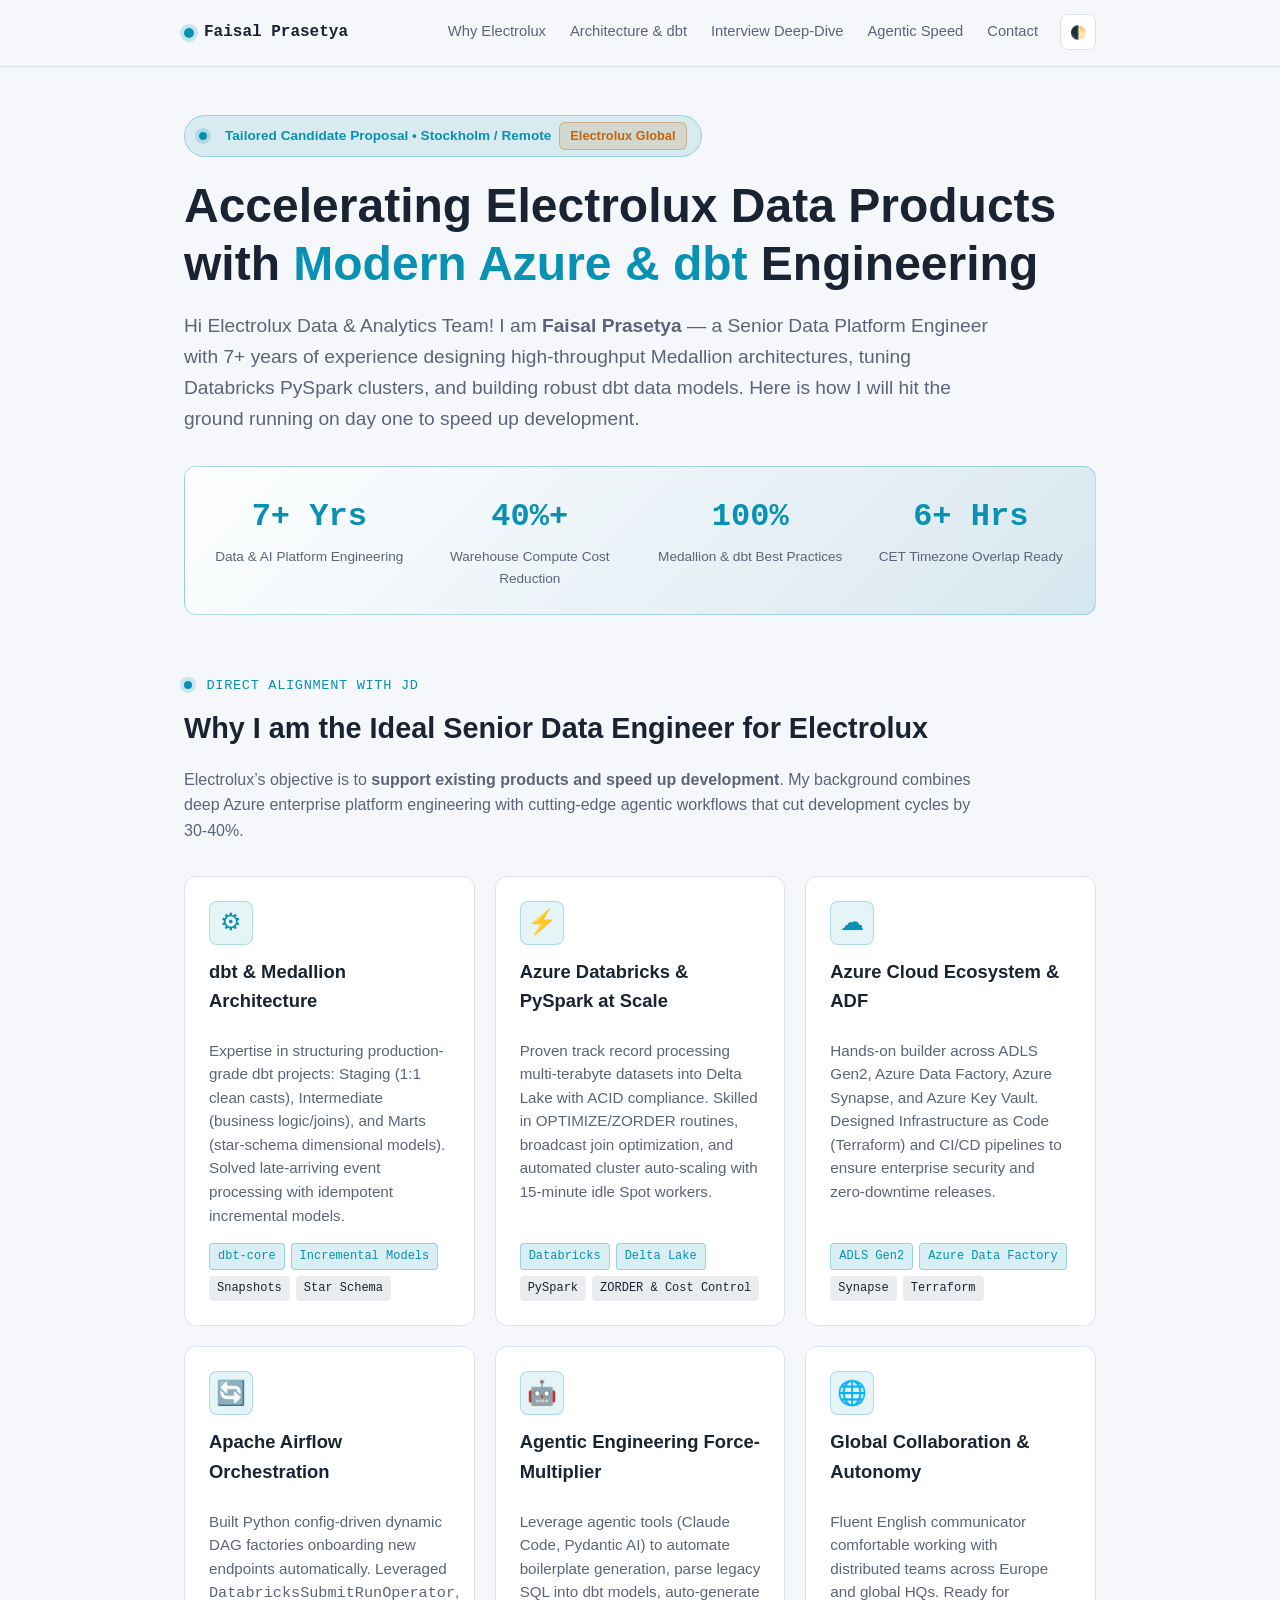
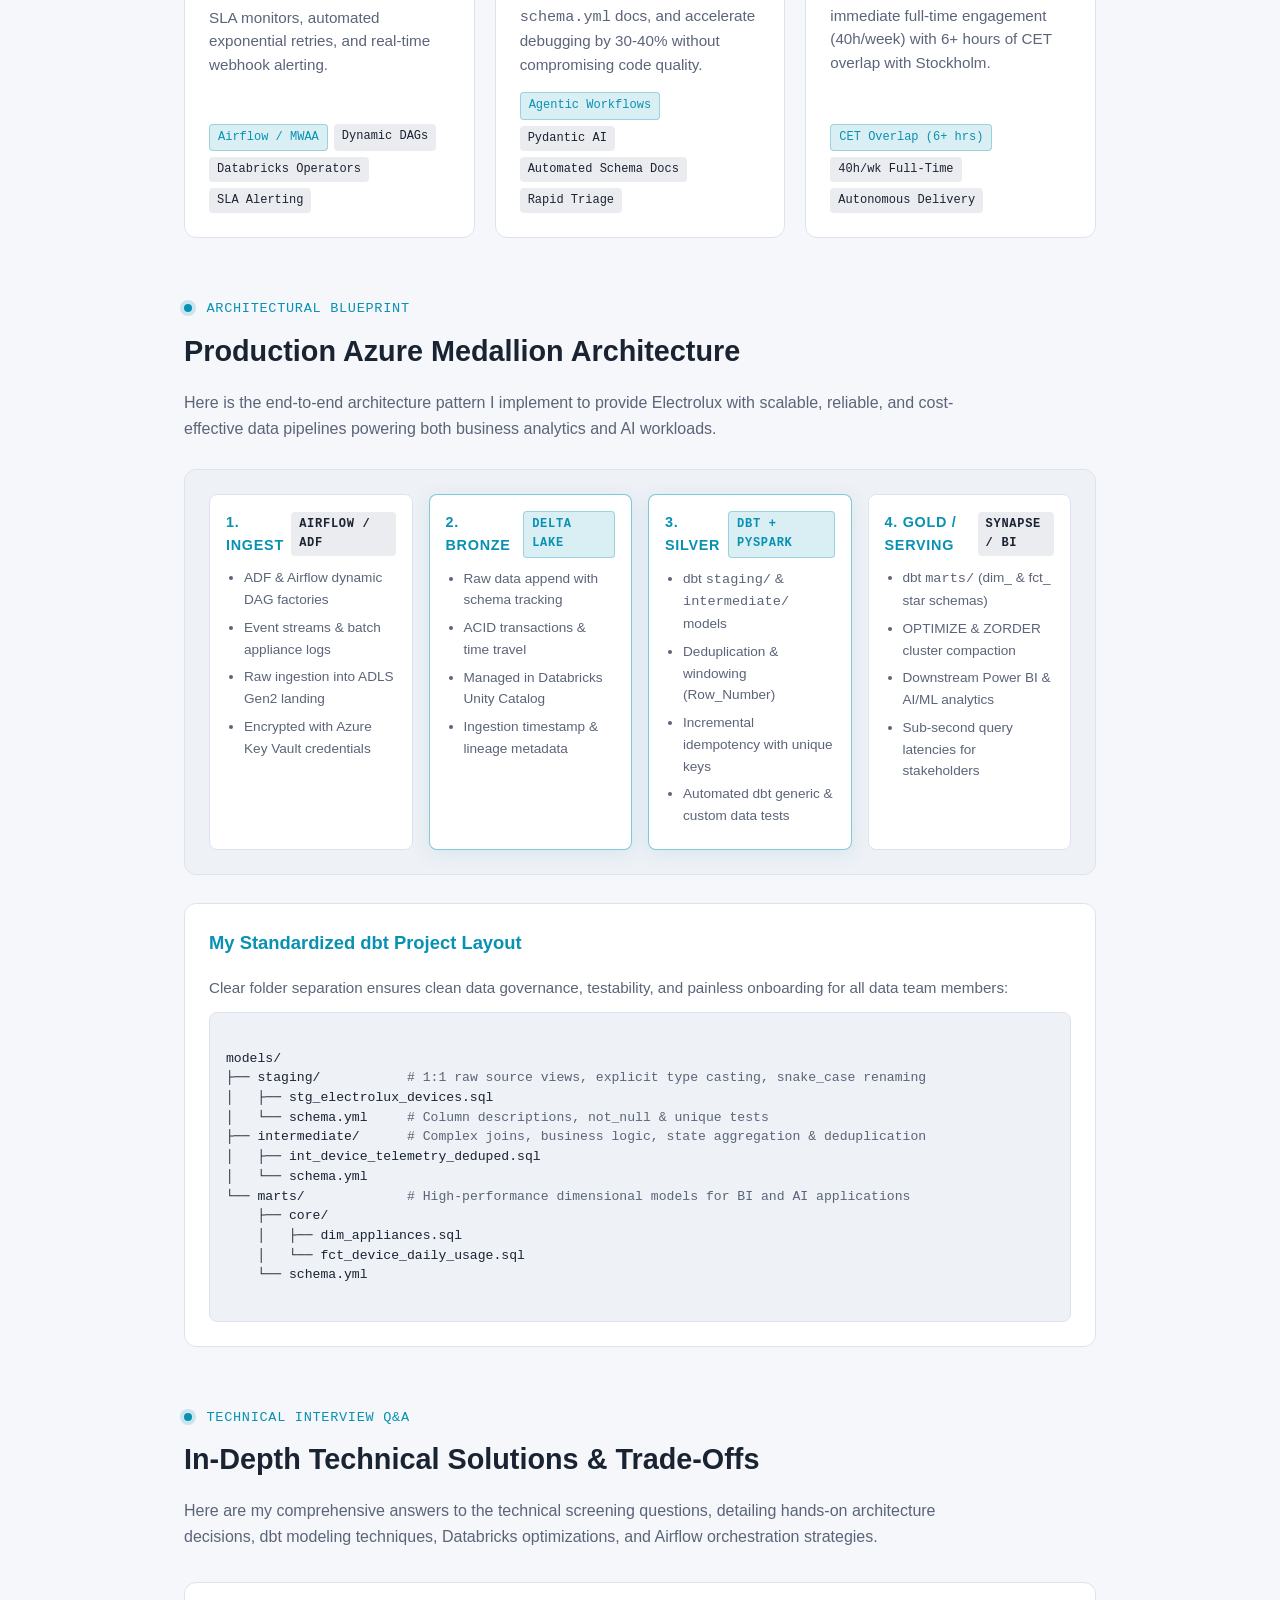
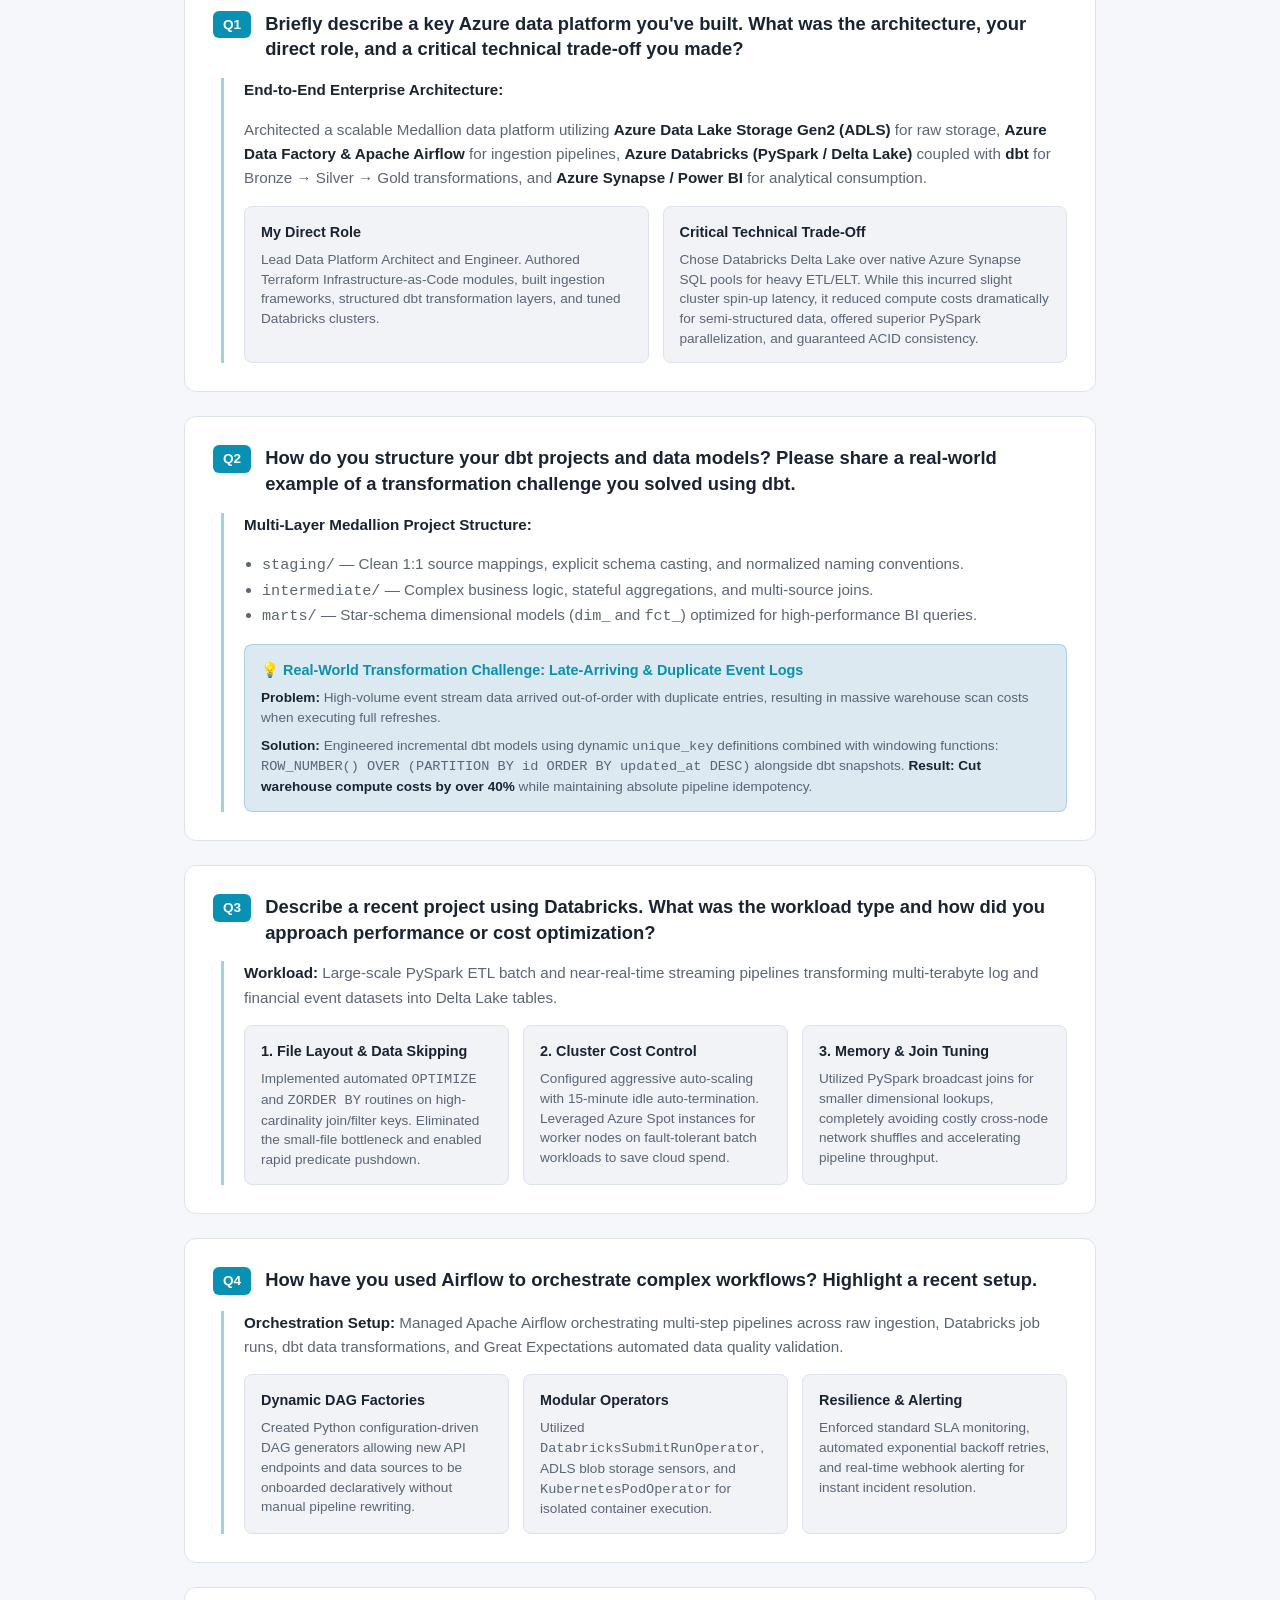
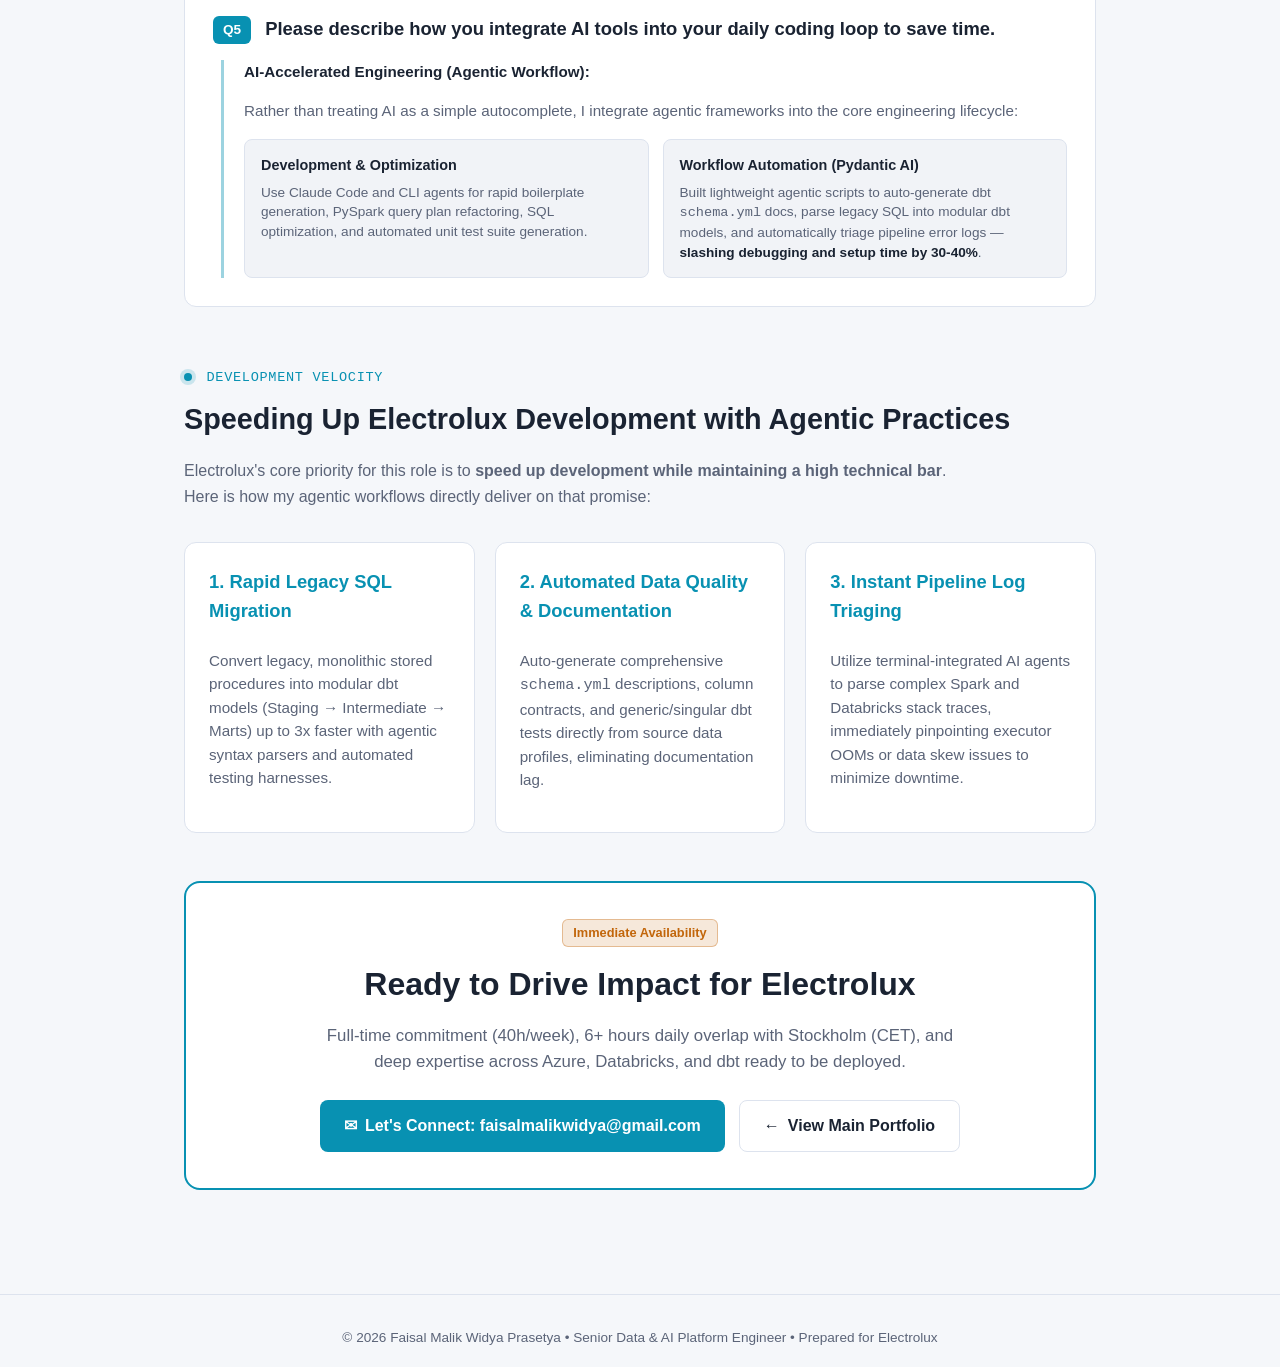
<file: electrolux/index.html>
<!DOCTYPE html>
<html lang="en">
<head>
<meta charset="UTF-8">
<meta name="viewport" content="width=device-width, initial-scale=1.0">
<title>Faisal Prasetya &mdash; Candidate Pitch for Electrolux Senior Data Engineer</title>
<meta name="description" content="Personalized pitch and technical portfolio for Electrolux: Senior Data Engineer role specializing in Azure, Databricks, dbt Medallion architectures, and agentic data engineering.">
<meta name="theme-color" content="#0f1420">

<!-- Open Graph / Meta -->
<meta property="og:type" content="website">
<meta property="og:title" content="Faisal Prasetya &mdash; Senior Data Engineer Pitch for Electrolux">
<meta property="og:description" content="Accelerating Electrolux's data products with modern Azure architecture, Databricks Spark pipelines, dbt Medallion modeling, and AI-accelerated workflows.">

<link rel="icon" type="image/svg+xml" href="../assets/favicon.svg">
<link rel="stylesheet" href="../css/style.css">

<style>
/* Custom enhancements for Electrolux pitch page */
.hero-tagline {
  display: inline-flex;
  align-items: center;
  gap: 8px;
  background: color-mix(in srgb, var(--accent) 12%, transparent);
  color: var(--accent);
  padding: 6px 14px;
  border-radius: 999px;
  font-size: 0.85rem;
  font-weight: 600;
  border: 1px solid color-mix(in srgb, var(--accent) 30%, transparent);
  margin-bottom: 20px;
}

.electrolux-badge {
  background: color-mix(in srgb, var(--accent-2) 15%, transparent);
  color: var(--accent-2);
  border: 1px solid color-mix(in srgb, var(--accent-2) 35%, transparent);
  padding: 3px 10px;
  border-radius: 6px;
  font-size: 0.8rem;
  font-weight: 600;
  display: inline-block;
}

.match-grid {
  display: grid;
  grid-template-columns: repeat(auto-fit, minmax(280px, 1fr));
  gap: 20px;
  margin: 32px 0;
}

.match-card {
  background: var(--panel);
  border: 1px solid var(--panel-border);
  border-radius: 12px;
  padding: 24px;
  transition: transform 0.2s ease, border-color 0.2s ease;
  display: flex;
  flex-direction: column;
}

.match-card:hover {
  transform: translateY(-3px);
  border-color: var(--accent);
}

.match-card-icon {
  font-size: 1.5rem;
  margin-bottom: 12px;
  display: inline-flex;
  width: 44px;
  height: 44px;
  align-items: center;
  justify-content: center;
  border-radius: 8px;
  background: color-mix(in srgb, var(--accent) 10%, transparent);
  color: var(--accent);
  border: 1px solid color-mix(in srgb, var(--accent) 25%, transparent);
}

.match-card h3 {
  margin-top: 0;
  margin-bottom: 8px;
  font-size: 1.15rem;
}

.match-card p {
  color: var(--text-muted);
  font-size: 0.95rem;
  line-height: 1.55;
  margin-bottom: 16px;
}

.match-card .tech-pills {
  margin-top: auto;
  display: flex;
  flex-wrap: wrap;
  gap: 6px;
}

.pill {
  font-size: 0.75rem;
  padding: 3px 8px;
  background: color-mix(in srgb, var(--text-muted) 12%, transparent);
  border-radius: 4px;
  color: var(--text);
  font-family: ui-monospace, monospace;
}

.pill.accent {
  background: color-mix(in srgb, var(--accent) 15%, transparent);
  color: var(--accent);
  border: 1px solid color-mix(in srgb, var(--accent) 30%, transparent);
}

.architecture-diagram {
  background: var(--bg-alt);
  border: 1px solid var(--panel-border);
  border-radius: 12px;
  padding: 24px;
  margin: 28px 0;
  overflow-x: auto;
}

.arch-flow {
  display: grid;
  grid-template-columns: repeat(4, 1fr);
  gap: 16px;
  min-width: 680px;
  position: relative;
}

@media (max-width: 768px) {
  .arch-flow {
    grid-template-columns: 1fr;
    min-width: unset;
  }
}

.arch-stage {
  background: var(--panel);
  border: 1px solid var(--panel-border);
  border-radius: 8px;
  padding: 16px;
  display: flex;
  flex-direction: column;
  position: relative;
}

.arch-stage.highlight {
  border-color: color-mix(in srgb, var(--accent) 50%, transparent);
  box-shadow: 0 4px 20px color-mix(in srgb, var(--accent) 10%, transparent);
}

.arch-stage-header {
  font-weight: 700;
  font-size: 0.9rem;
  color: var(--accent);
  margin-bottom: 10px;
  text-transform: uppercase;
  letter-spacing: 0.05em;
  display: flex;
  align-items: center;
  justify-content: space-between;
}

.arch-stage ul {
  margin: 0;
  padding-left: 18px;
  font-size: 0.85rem;
  color: var(--text-muted);
}

.arch-stage ul li {
  margin-bottom: 6px;
}

.qa-card {
  background: var(--panel);
  border: 1px solid var(--panel-border);
  border-radius: 12px;
  padding: 28px;
  margin-bottom: 24px;
}

.qa-question {
  display: flex;
  align-items: flex-start;
  gap: 14px;
  margin-bottom: 16px;
}

.qa-q-badge {
  background: var(--accent);
  color: var(--accent-contrast);
  font-weight: 800;
  font-size: 0.85rem;
  padding: 3px 10px;
  border-radius: 6px;
  flex-shrink: 0;
}

.qa-q-text {
  font-size: 1.15rem;
  font-weight: 700;
  color: var(--text);
  margin: 0;
  line-height: 1.4;
}

.qa-answer {
  border-left: 3px solid color-mix(in srgb, var(--accent) 40%, transparent);
  padding-left: 20px;
  margin-left: 8px;
  color: var(--text-muted);
  font-size: 0.95rem;
}

.qa-answer strong {
  color: var(--text);
}

.qa-point-grid {
  display: grid;
  grid-template-columns: repeat(auto-fit, minmax(240px, 1fr));
  gap: 14px;
  margin-top: 14px;
}

.qa-point-box {
  background: color-mix(in srgb, var(--bg-alt) 80%, transparent);
  border: 1px solid var(--panel-border);
  border-radius: 8px;
  padding: 14px 16px;
}

.qa-point-box h4 {
  margin: 0 0 6px 0;
  font-size: 0.9rem;
  color: var(--text);
}

.qa-point-box p {
  margin: 0;
  font-size: 0.85rem;
  color: var(--text-muted);
  line-height: 1.45;
}

.speed-metric-banner {
  background: linear-gradient(135deg, color-mix(in srgb, var(--panel) 90%, transparent), color-mix(in srgb, var(--accent) 15%, transparent));
  border: 1px solid color-mix(in srgb, var(--accent) 30%, transparent);
  border-radius: 12px;
  padding: 24px;
  margin: 32px 0;
  display: grid;
  grid-template-columns: repeat(auto-fit, minmax(200px, 1fr));
  gap: 20px;
  text-align: center;
}

.metric-item .val {
  font-size: 2rem;
  font-weight: 800;
  color: var(--accent);
  font-family: ui-monospace, monospace;
}

.metric-item .lbl {
  font-size: 0.85rem;
  color: var(--text-muted);
  margin-top: 4px;
}

.cta-box {
  background: var(--panel);
  border: 2px solid var(--accent);
  border-radius: 16px;
  padding: 36px;
  text-align: center;
  margin: 48px 0 24px 0;
}

.btn-group {
  display: flex;
  gap: 14px;
  justify-content: center;
  flex-wrap: wrap;
  margin-top: 20px;
}

.btn-primary {
  background: var(--accent);
  color: var(--accent-contrast);
  padding: 12px 24px;
  border-radius: 8px;
  font-weight: 700;
  text-decoration: none;
  display: inline-flex;
  align-items: center;
  gap: 8px;
  transition: opacity 0.2s ease, transform 0.2s ease;
}

.btn-primary:hover {
  opacity: 0.92;
  transform: translateY(-2px);
}

.btn-secondary {
  background: var(--panel);
  color: var(--text);
  border: 1px solid var(--panel-border);
  padding: 12px 24px;
  border-radius: 8px;
  font-weight: 600;
  text-decoration: none;
  display: inline-flex;
  align-items: center;
  gap: 8px;
  transition: background 0.2s ease;
}

.btn-secondary:hover {
  background: var(--bg-alt);
  border-color: var(--accent);
}

.nav-link-btn {
  font-size: 0.85rem;
  color: var(--text-muted);
  text-decoration: none;
  padding: 6px 12px;
  border-radius: 6px;
  transition: color 0.2s ease, background 0.2s ease;
}

.nav-link-btn:hover {
  color: var(--text);
  background: var(--panel);
}

.dbt-code-block {
  background: var(--bg-alt);
  border: 1px solid var(--panel-border);
  border-radius: 8px;
  padding: 16px;
  font-family: ui-monospace, SFMono-Regular, Menlo, monospace;
  font-size: 0.82rem;
  overflow-x: auto;
  line-height: 1.5;
  color: var(--text);
  margin-top: 12px;
  white-space: pre;
}
</style>

<script>
  (function () {
    var stored = localStorage.getItem("theme");
    var theme = stored || (window.matchMedia("(prefers-color-scheme: light)").matches ? "light" : "dark");
    document.documentElement.setAttribute("data-theme", theme);
  })();
</script>
</head>
<body>
<a class="skip-link" href="#main">Skip to content</a>

<header class="site-header">
  <div class="wrap header-inner">
    <a class="brand" href="../index.html">
      <span class="brand-node" aria-hidden="true"></span>
      <span class="brand-text">Faisal Prasetya</span>
    </a>
    <nav class="site-nav" aria-label="Primary">
      <a class="nav-link-btn" href="#fit">Why Electrolux</a>
      <a class="nav-link-btn" href="#architecture">Architecture &amp; dbt</a>
      <a class="nav-link-btn" href="#deep-dive">Interview Deep-Dive</a>
      <a class="nav-link-btn" href="#agentic">Agentic Speed</a>
      <a class="nav-link-btn" href="#contact">Contact</a>
      <button id="theme-toggle" class="theme-toggle" type="button" aria-label="Toggle light or dark theme" title="Toggle theme">
        <span class="theme-icon" aria-hidden="true">🌓</span>
      </button>
    </nav>
  </div>
</header>

<main id="main" class="wrap" style="padding-top: 48px; padding-bottom: 80px;">

  <!-- Hero Section -->
  <section class="pitch-hero">
    <div class="hero-tagline">
      <span class="node-dot"></span>
      <span>Tailored Candidate Proposal &bull; Stockholm / Remote</span>
      <span class="electrolux-badge">Electrolux Global</span>
    </div>
    <h1 style="font-size: clamp(2rem, 4vw, 3rem); font-weight: 800; line-height: 1.2; margin: 0 0 16px 0;">
      Accelerating Electrolux Data Products with <span style="color: var(--accent);">Modern Azure &amp; dbt</span> Engineering
    </h1>
    <p style="font-size: 1.2rem; color: var(--text-muted); max-width: 820px; line-height: 1.6; margin-bottom: 28px;">
      Hi Electrolux Data &amp; Analytics Team! I am <strong>Faisal Prasetya</strong> &mdash; a Senior Data Platform Engineer with 7+ years of experience designing high-throughput Medallion architectures, tuning Databricks PySpark clusters, and building robust dbt data models. Here is how I will hit the ground running on day one to speed up development.
    </p>

    <!-- Key Metrics / Commitment Banner -->
    <div class="speed-metric-banner">
      <div class="metric-item">
        <div class="val">7+ Yrs</div>
        <div class="lbl">Data &amp; AI Platform Engineering</div>
      </div>
      <div class="metric-item">
        <div class="val">40%+</div>
        <div class="lbl">Warehouse Compute Cost Reduction</div>
      </div>
      <div class="metric-item">
        <div class="val">100%</div>
        <div class="lbl">Medallion &amp; dbt Best Practices</div>
      </div>
      <div class="metric-item">
        <div class="val">6+ Hrs</div>
        <div class="lbl">CET Timezone Overlap Ready</div>
      </div>
    </div>
  </section>

  <!-- Core Match & Value Proposition -->
  <section id="fit" style="margin-top: 56px;">
    <div class="section-label">
      <span class="node-dot"></span>
      <span class="mono" style="font-size: 0.85rem; letter-spacing: 0.05em; text-transform: uppercase; color: var(--accent);">Direct Alignment with JD</span>
    </div>
    <h2 style="font-size: 1.8rem; margin: 8px 0 16px 0;">Why I am the Ideal Senior Data Engineer for Electrolux</h2>
    <p style="color: var(--text-muted); max-width: 800px;">
      Electrolux’s objective is to <strong>support existing products and speed up development</strong>. My background combines deep Azure enterprise platform engineering with cutting-edge agentic workflows that cut development cycles by 30-40%.
    </p>

    <div class="match-grid">
      <div class="match-card">
        <div class="match-card-icon">&#x2699;</div>
        <h3>dbt &amp; Medallion Architecture</h3>
        <p>Expertise in structuring production-grade dbt projects: Staging (1:1 clean casts), Intermediate (business logic/joins), and Marts (star-schema dimensional models). Solved late-arriving event processing with idempotent incremental models.</p>
        <div class="tech-pills">
          <span class="pill accent">dbt-core</span>
          <span class="pill accent">Incremental Models</span>
          <span class="pill">Snapshots</span>
          <span class="pill">Star Schema</span>
        </div>
      </div>

      <div class="match-card">
        <div class="match-card-icon">&#x26A1;</div>
        <h3>Azure Databricks &amp; PySpark at Scale</h3>
        <p>Proven track record processing multi-terabyte datasets into Delta Lake with ACID compliance. Skilled in OPTIMIZE/ZORDER routines, broadcast join optimization, and automated cluster auto-scaling with 15-minute idle Spot workers.</p>
        <div class="tech-pills">
          <span class="pill accent">Databricks</span>
          <span class="pill accent">Delta Lake</span>
          <span class="pill">PySpark</span>
          <span class="pill">ZORDER &amp; Cost Control</span>
        </div>
      </div>

      <div class="match-card">
        <div class="match-card-icon">&#x2601;</div>
        <h3>Azure Cloud Ecosystem &amp; ADF</h3>
        <p>Hands-on builder across ADLS Gen2, Azure Data Factory, Azure Synapse, and Azure Key Vault. Designed Infrastructure as Code (Terraform) and CI/CD pipelines to ensure enterprise security and zero-downtime releases.</p>
        <div class="tech-pills">
          <span class="pill accent">ADLS Gen2</span>
          <span class="pill accent">Azure Data Factory</span>
          <span class="pill">Synapse</span>
          <span class="pill">Terraform</span>
        </div>
      </div>

      <div class="match-card">
        <div class="match-card-icon">&#x1F504;</div>
        <h3>Apache Airflow Orchestration</h3>
        <p>Built Python config-driven dynamic DAG factories onboarding new endpoints automatically. Leveraged <code>DatabricksSubmitRunOperator</code>, SLA monitors, automated exponential retries, and real-time webhook alerting.</p>
        <div class="tech-pills">
          <span class="pill accent">Airflow / MWAA</span>
          <span class="pill">Dynamic DAGs</span>
          <span class="pill">Databricks Operators</span>
          <span class="pill">SLA Alerting</span>
        </div>
      </div>

      <div class="match-card">
        <div class="match-card-icon">&#x1F916;</div>
        <h3>Agentic Engineering Force-Multiplier</h3>
        <p>Leverage agentic tools (Claude Code, Pydantic AI) to automate boilerplate generation, parse legacy SQL into dbt models, auto-generate <code>schema.yml</code> docs, and accelerate debugging by 30-40% without compromising code quality.</p>
        <div class="tech-pills">
          <span class="pill accent">Agentic Workflows</span>
          <span class="pill">Pydantic AI</span>
          <span class="pill">Automated Schema Docs</span>
          <span class="pill">Rapid Triage</span>
        </div>
      </div>

      <div class="match-card">
        <div class="match-card-icon">&#x1F310;</div>
        <h3>Global Collaboration &amp; Autonomy</h3>
        <p>Fluent English communicator comfortable working with distributed teams across Europe and global HQs. Ready for immediate full-time engagement (40h/week) with 6+ hours of CET overlap with Stockholm.</p>
        <div class="tech-pills">
          <span class="pill accent">CET Overlap (6+ hrs)</span>
          <span class="pill">40h/wk Full-Time</span>
          <span class="pill">Autonomous Delivery</span>
        </div>
      </div>
    </div>
  </section>

  <!-- Interactive / Architectural Overview Section -->
  <section id="architecture" style="margin-top: 56px;">
    <div class="section-label">
      <span class="node-dot"></span>
      <span class="mono" style="font-size: 0.85rem; letter-spacing: 0.05em; text-transform: uppercase; color: var(--accent);">Architectural Blueprint</span>
    </div>
    <h2 style="font-size: 1.8rem; margin: 8px 0 16px 0;">Production Azure Medallion Architecture</h2>
    <p style="color: var(--text-muted); max-width: 800px;">
      Here is the end-to-end architecture pattern I implement to provide Electrolux with scalable, reliable, and cost-effective data pipelines powering both business analytics and AI workloads.
    </p>

    <div class="architecture-diagram">
      <div class="arch-flow">
        <!-- Ingestion -->
        <div class="arch-stage">
          <div class="arch-stage-header">
            <span>1. Ingest</span>
            <span class="pill">Airflow / ADF</span>
          </div>
          <ul>
            <li>ADF &amp; Airflow dynamic DAG factories</li>
            <li>Event streams &amp; batch appliance logs</li>
            <li>Raw ingestion into ADLS Gen2 landing</li>
            <li>Encrypted with Azure Key Vault credentials</li>
          </ul>
        </div>

        <!-- Bronze Layer -->
        <div class="arch-stage highlight">
          <div class="arch-stage-header">
            <span>2. Bronze</span>
            <span class="pill accent">Delta Lake</span>
          </div>
          <ul>
            <li>Raw data append with schema tracking</li>
            <li>ACID transactions &amp; time travel</li>
            <li>Managed in Databricks Unity Catalog</li>
            <li>Ingestion timestamp &amp; lineage metadata</li>
          </ul>
        </div>

        <!-- Silver Layer -->
        <div class="arch-stage highlight">
          <div class="arch-stage-header">
            <span>3. Silver</span>
            <span class="pill accent">dbt + PySpark</span>
          </div>
          <ul>
            <li>dbt <code>staging/</code> &amp; <code>intermediate/</code> models</li>
            <li>Deduplication &amp; windowing (Row_Number)</li>
            <li>Incremental idempotency with unique keys</li>
            <li>Automated dbt generic &amp; custom data tests</li>
          </ul>
        </div>

        <!-- Gold Layer -->
        <div class="arch-stage">
          <div class="arch-stage-header">
            <span>4. Gold / Serving</span>
            <span class="pill">Synapse / BI</span>
          </div>
          <ul>
            <li>dbt <code>marts/</code> (dim_ &amp; fct_ star schemas)</li>
            <li>OPTIMIZE &amp; ZORDER cluster compaction</li>
            <li>Downstream Power BI &amp; AI/ML analytics</li>
            <li>Sub-second query latencies for stakeholders</li>
          </ul>
        </div>
      </div>
    </div>

    <!-- dbt project structure spotlight -->
    <div style="background: var(--panel); border: 1px solid var(--panel-border); border-radius: 12px; padding: 24px; margin-top: 24px;">
      <h3 style="margin-top: 0; font-size: 1.15rem; color: var(--accent);">My Standardized dbt Project Layout</h3>
      <p style="color: var(--text-muted); font-size: 0.95rem; margin-bottom: 12px;">
        Clear folder separation ensures clean data governance, testability, and painless onboarding for all data team members:
      </p>
      <div class="dbt-code-block">
models/
├── staging/           <span style="color: var(--text-muted);"># 1:1 raw source views, explicit type casting, snake_case renaming</span>
│   ├── stg_electrolux_devices.sql
│   └── schema.yml     <span style="color: var(--text-muted);"># Column descriptions, not_null & unique tests</span>
├── intermediate/      <span style="color: var(--text-muted);"># Complex joins, business logic, state aggregation & deduplication</span>
│   ├── int_device_telemetry_deduped.sql
│   └── schema.yml
└── marts/             <span style="color: var(--text-muted);"># High-performance dimensional models for BI and AI applications</span>
    ├── core/
    │   ├── dim_appliances.sql
    │   └── fct_device_daily_usage.sql
    └── schema.yml
      </div>
    </div>
  </section>

  <!-- Technical Q&A Deep Dive (from qa.md) -->
  <section id="deep-dive" style="margin-top: 56px;">
    <div class="section-label">
      <span class="node-dot"></span>
      <span class="mono" style="font-size: 0.85rem; letter-spacing: 0.05em; text-transform: uppercase; color: var(--accent);">Technical Interview Q&amp;A</span>
    </div>
    <h2 style="font-size: 1.8rem; margin: 8px 0 16px 0;">In-Depth Technical Solutions &amp; Trade-Offs</h2>
    <p style="color: var(--text-muted); max-width: 800px; margin-bottom: 32px;">
      Here are my comprehensive answers to the technical screening questions, detailing hands-on architecture decisions, dbt modeling techniques, Databricks optimizations, and Airflow orchestration strategies.
    </p>

    <!-- Q1 -->
    <div class="qa-card">
      <div class="qa-question">
        <span class="qa-q-badge">Q1</span>
        <h3 class="qa-q-text">Briefly describe a key Azure data platform you've built. What was the architecture, your direct role, and a critical technical trade-off you made?</h3>
      </div>
      <div class="qa-answer">
        <p><strong>End-to-End Enterprise Architecture:</strong></p>
        <p>Architected a scalable Medallion data platform utilizing <strong>Azure Data Lake Storage Gen2 (ADLS)</strong> for raw storage, <strong>Azure Data Factory &amp; Apache Airflow</strong> for ingestion pipelines, <strong>Azure Databricks (PySpark / Delta Lake)</strong> coupled with <strong>dbt</strong> for Bronze &rarr; Silver &rarr; Gold transformations, and <strong>Azure Synapse / Power BI</strong> for analytical consumption.</p>

        <div class="qa-point-grid">
          <div class="qa-point-box">
            <h4>My Direct Role</h4>
            <p>Lead Data Platform Architect and Engineer. Authored Terraform Infrastructure-as-Code modules, built ingestion frameworks, structured dbt transformation layers, and tuned Databricks clusters.</p>
          </div>
          <div class="qa-point-box">
            <h4>Critical Technical Trade-Off</h4>
            <p>Chose Databricks Delta Lake over native Azure Synapse SQL pools for heavy ETL/ELT. While this incurred slight cluster spin-up latency, it reduced compute costs dramatically for semi-structured data, offered superior PySpark parallelization, and guaranteed ACID consistency.</p>
          </div>
        </div>
      </div>
    </div>

    <!-- Q2 -->
    <div class="qa-card">
      <div class="qa-question">
        <span class="qa-q-badge">Q2</span>
        <h3 class="qa-q-text">How do you structure your dbt projects and data models? Please share a real-world example of a transformation challenge you solved using dbt.</h3>
      </div>
      <div class="qa-answer">
        <p><strong>Multi-Layer Medallion Project Structure:</strong></p>
        <ul style="padding-left: 18px; margin-bottom: 16px;">
          <li><code>staging/</code> &mdash; Clean 1:1 source mappings, explicit schema casting, and normalized naming conventions.</li>
          <li><code>intermediate/</code> &mdash; Complex business logic, stateful aggregations, and multi-source joins.</li>
          <li><code>marts/</code> &mdash; Star-schema dimensional models (<code>dim_</code> and <code>fct_</code>) optimized for high-performance BI queries.</li>
        </ul>

        <div class="qa-point-box" style="margin-top: 12px; background: color-mix(in srgb, var(--accent) 8%, var(--bg-alt)); border-color: color-mix(in srgb, var(--accent) 25%, transparent);">
          <h4 style="color: var(--accent);">&#x1F4A1; Real-World Transformation Challenge: Late-Arriving &amp; Duplicate Event Logs</h4>
          <p style="margin-bottom: 8px;"><strong>Problem:</strong> High-volume event stream data arrived out-of-order with duplicate entries, resulting in massive warehouse scan costs when executing full refreshes.</p>
          <p><strong>Solution:</strong> Engineered incremental dbt models using dynamic <code>unique_key</code> definitions combined with windowing functions: <br><code>ROW_NUMBER() OVER (PARTITION BY id ORDER BY updated_at DESC)</code> alongside dbt snapshots. <strong>Result: Cut warehouse compute costs by over 40%</strong> while maintaining absolute pipeline idempotency.</p>
        </div>
      </div>
    </div>

    <!-- Q3 -->
    <div class="qa-card">
      <div class="qa-question">
        <span class="qa-q-badge">Q3</span>
        <h3 class="qa-q-text">Describe a recent project using Databricks. What was the workload type and how did you approach performance or cost optimization?</h3>
      </div>
      <div class="qa-answer">
        <p><strong>Workload:</strong> Large-scale PySpark ETL batch and near-real-time streaming pipelines transforming multi-terabyte log and financial event datasets into Delta Lake tables.</p>
        
        <div class="qa-point-grid">
          <div class="qa-point-box">
            <h4>1. File Layout &amp; Data Skipping</h4>
            <p>Implemented automated <code>OPTIMIZE</code> and <code>ZORDER BY</code> routines on high-cardinality join/filter keys. Eliminated the small-file bottleneck and enabled rapid predicate pushdown.</p>
          </div>
          <div class="qa-point-box">
            <h4>2. Cluster Cost Control</h4>
            <p>Configured aggressive auto-scaling with 15-minute idle auto-termination. Leveraged Azure Spot instances for worker nodes on fault-tolerant batch workloads to save cloud spend.</p>
          </div>
          <div class="qa-point-box">
            <h4>3. Memory &amp; Join Tuning</h4>
            <p>Utilized PySpark broadcast joins for smaller dimensional lookups, completely avoiding costly cross-node network shuffles and accelerating pipeline throughput.</p>
          </div>
        </div>
      </div>
    </div>

    <!-- Q4 -->
    <div class="qa-card">
      <div class="qa-question">
        <span class="qa-q-badge">Q4</span>
        <h3 class="qa-q-text">How have you used Airflow to orchestrate complex workflows? Highlight a recent setup.</h3>
      </div>
      <div class="qa-answer">
        <p><strong>Orchestration Setup:</strong> Managed Apache Airflow orchestrating multi-step pipelines across raw ingestion, Databricks job runs, dbt data transformations, and Great Expectations automated data quality validation.</p>

        <div class="qa-point-grid">
          <div class="qa-point-box">
            <h4>Dynamic DAG Factories</h4>
            <p>Created Python configuration-driven DAG generators allowing new API endpoints and data sources to be onboarded declaratively without manual pipeline rewriting.</p>
          </div>
          <div class="qa-point-box">
            <h4>Modular Operators</h4>
            <p>Utilized <code>DatabricksSubmitRunOperator</code>, ADLS blob storage sensors, and <code>KubernetesPodOperator</code> for isolated container execution.</p>
          </div>
          <div class="qa-point-box">
            <h4>Resilience &amp; Alerting</h4>
            <p>Enforced standard SLA monitoring, automated exponential backoff retries, and real-time webhook alerting for instant incident resolution.</p>
          </div>
        </div>
      </div>
    </div>

    <!-- Q5 -->
    <div class="qa-card">
      <div class="qa-question">
        <span class="qa-q-badge">Q5</span>
        <h3 class="qa-q-text">Please describe how you integrate AI tools into your daily coding loop to save time.</h3>
      </div>
      <div class="qa-answer">
        <p><strong>AI-Accelerated Engineering (Agentic Workflow):</strong></p>
        <p>Rather than treating AI as a simple autocomplete, I integrate agentic frameworks into the core engineering lifecycle:</p>
        
        <div class="qa-point-grid">
          <div class="qa-point-box">
            <h4>Development &amp; Optimization</h4>
            <p>Use Claude Code and CLI agents for rapid boilerplate generation, PySpark query plan refactoring, SQL optimization, and automated unit test suite generation.</p>
          </div>
          <div class="qa-point-box">
            <h4>Workflow Automation (Pydantic AI)</h4>
            <p>Built lightweight agentic scripts to auto-generate dbt <code>schema.yml</code> docs, parse legacy SQL into modular dbt models, and automatically triage pipeline error logs &mdash; <strong>slashing debugging and setup time by 30-40%</strong>.</p>
          </div>
        </div>
      </div>
    </div>
  </section>

  <!-- How Agentic Engineering Benefits Electrolux -->
  <section id="agentic" style="margin-top: 56px;">
    <div class="section-label">
      <span class="node-dot"></span>
      <span class="mono" style="font-size: 0.85rem; letter-spacing: 0.05em; text-transform: uppercase; color: var(--accent);">Development Velocity</span>
    </div>
    <h2 style="font-size: 1.8rem; margin: 8px 0 16px 0;">Speeding Up Electrolux Development with Agentic Practices</h2>
    <p style="color: var(--text-muted); max-width: 800px;">
      Electrolux's core priority for this role is to <strong>speed up development while maintaining a high technical bar</strong>. Here is how my agentic workflows directly deliver on that promise:
    </p>

    <div class="match-grid">
      <div class="match-card">
        <h3 style="color: var(--accent);">1. Rapid Legacy SQL Migration</h3>
        <p>Convert legacy, monolithic stored procedures into modular dbt models (Staging &rarr; Intermediate &rarr; Marts) up to 3x faster with agentic syntax parsers and automated testing harnesses.</p>
      </div>

      <div class="match-card">
        <h3 style="color: var(--accent);">2. Automated Data Quality &amp; Documentation</h3>
        <p>Auto-generate comprehensive <code>schema.yml</code> descriptions, column contracts, and generic/singular dbt tests directly from source data profiles, eliminating documentation lag.</p>
      </div>

      <div class="match-card">
        <h3 style="color: var(--accent);">3. Instant Pipeline Log Triaging</h3>
        <p>Utilize terminal-integrated AI agents to parse complex Spark and Databricks stack traces, immediately pinpointing executor OOMs or data skew issues to minimize downtime.</p>
      </div>
    </div>
  </section>

  <!-- Ready to Deliver / CTA Section -->
  <section id="contact" class="cta-box">
    <div class="electrolux-badge" style="margin-bottom: 12px;">Immediate Availability</div>
    <h2 style="font-size: 2rem; margin: 0 0 12px 0;">Ready to Drive Impact for Electrolux</h2>
    <p style="color: var(--text-muted); max-width: 640px; margin: 0 auto 24px auto; font-size: 1.05rem;">
      Full-time commitment (40h/week), 6+ hours daily overlap with Stockholm (CET), and deep expertise across Azure, Databricks, and dbt ready to be deployed.
    </p>
    <div class="btn-group">
      <a href="mailto:faisalmalikwidya@gmail.com" class="btn-primary">
        <span>&#x2709;</span> Let's Connect: faisalmalikwidya@gmail.com
      </a>
      <a href="../index.html" class="btn-secondary">
        <span>&larr;</span> View Main Portfolio
      </a>
    </div>
  </section>

</main>

<footer class="site-footer" style="border-top: 1px solid var(--panel-border); padding: 32px 0; text-align: center; color: var(--text-muted); font-size: 0.85rem;">
  <div class="wrap">
    <p>&copy; 2026 Faisal Malik Widya Prasetya &bull; Senior Data &amp; AI Platform Engineer &bull; Prepared for Electrolux</p>
  </div>
</footer>

<script>
  // Theme switcher logic
  const themeToggle = document.getElementById('theme-toggle');
  if (themeToggle) {
    themeToggle.addEventListener('click', () => {
      const current = document.documentElement.getAttribute('data-theme') || 'dark';
      const next = current === 'dark' ? 'light' : 'dark';
      document.documentElement.setAttribute('data-theme', next);
      localStorage.setItem('theme', next);
    });
  }
</script>

</body>
</html>
</file>
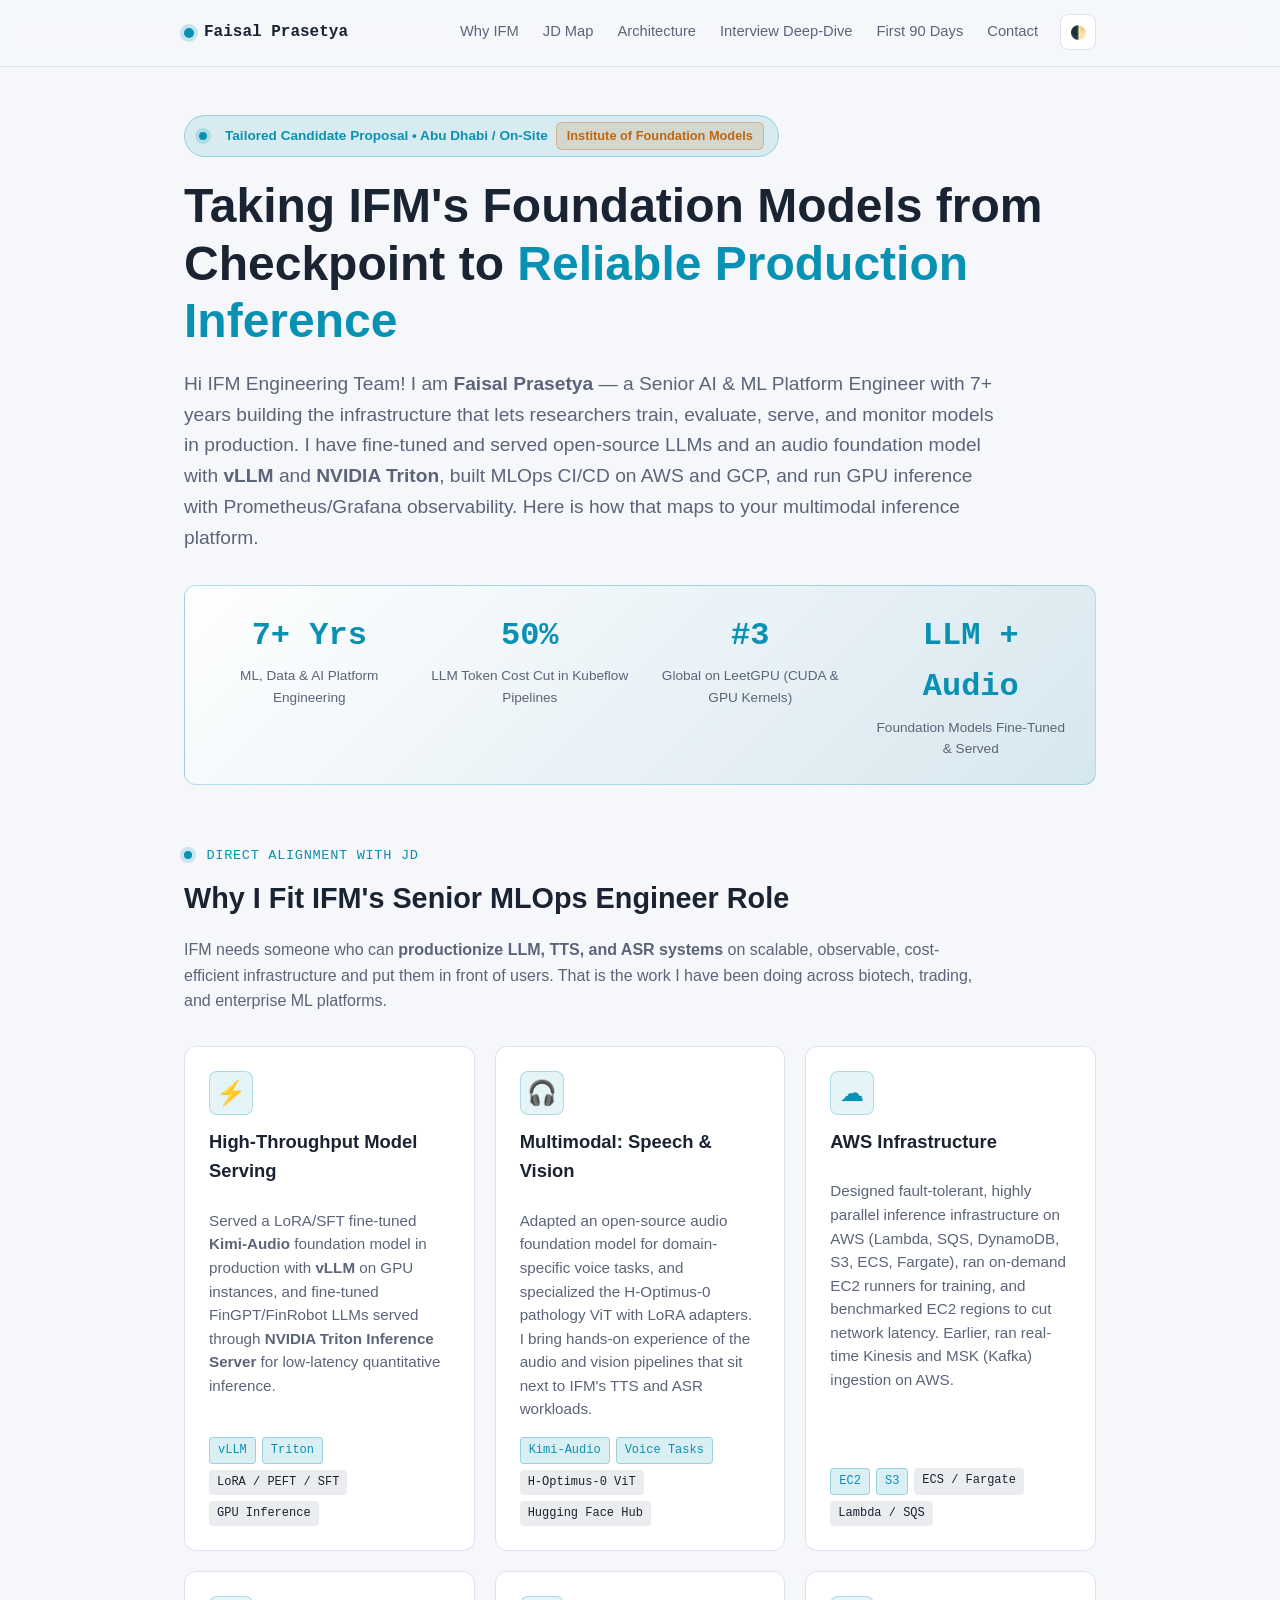
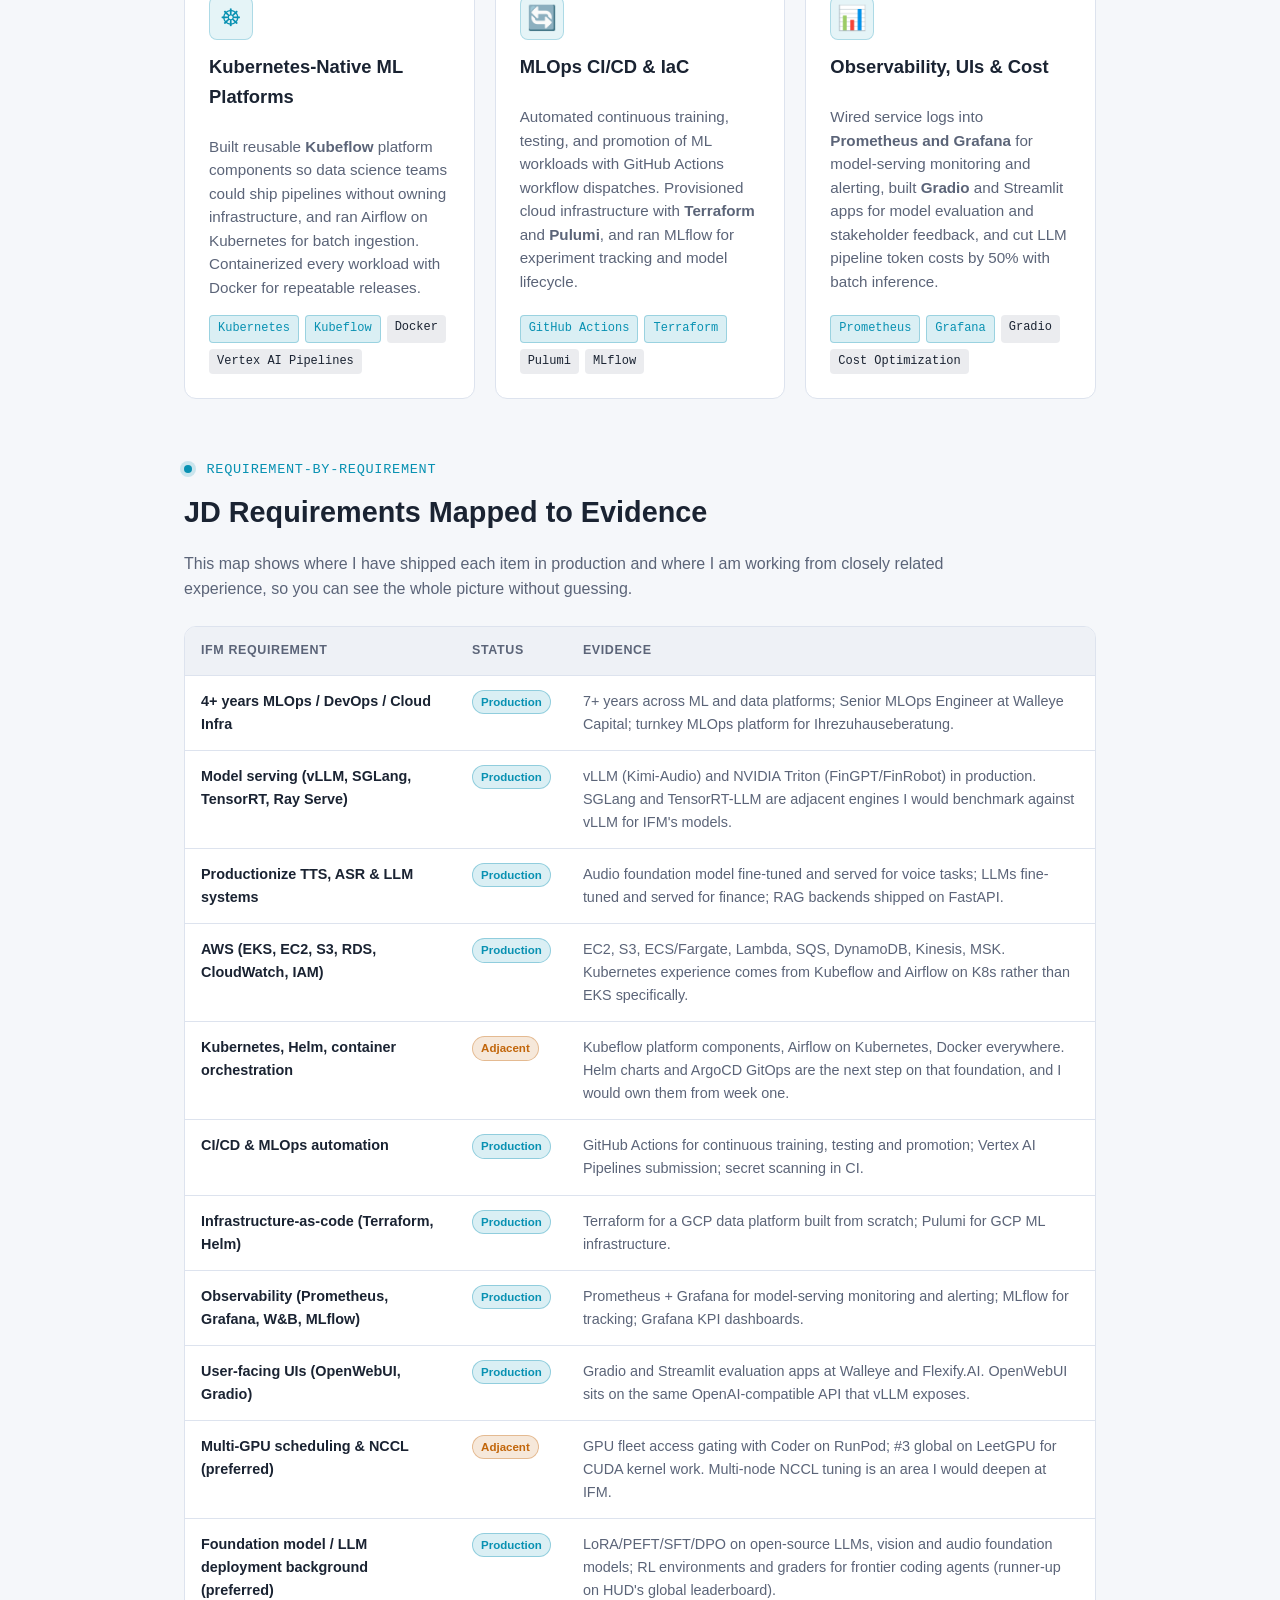
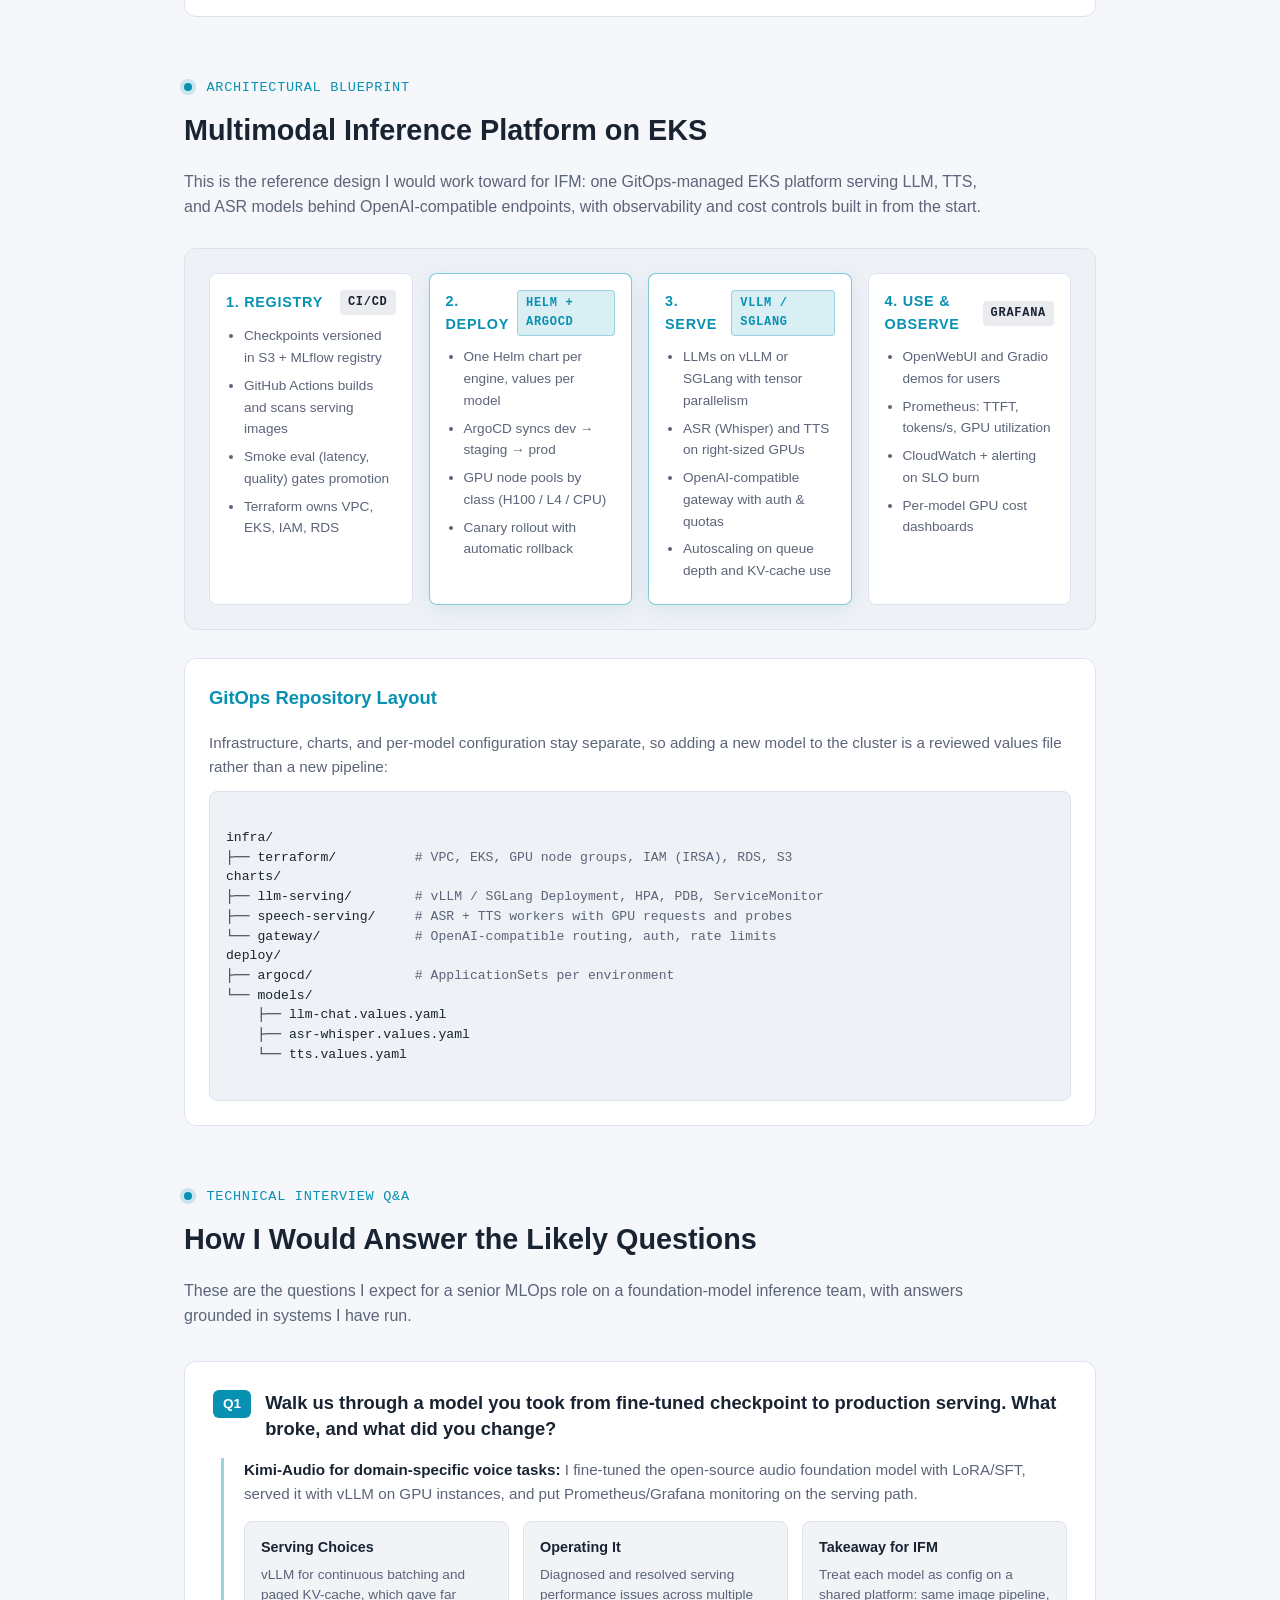
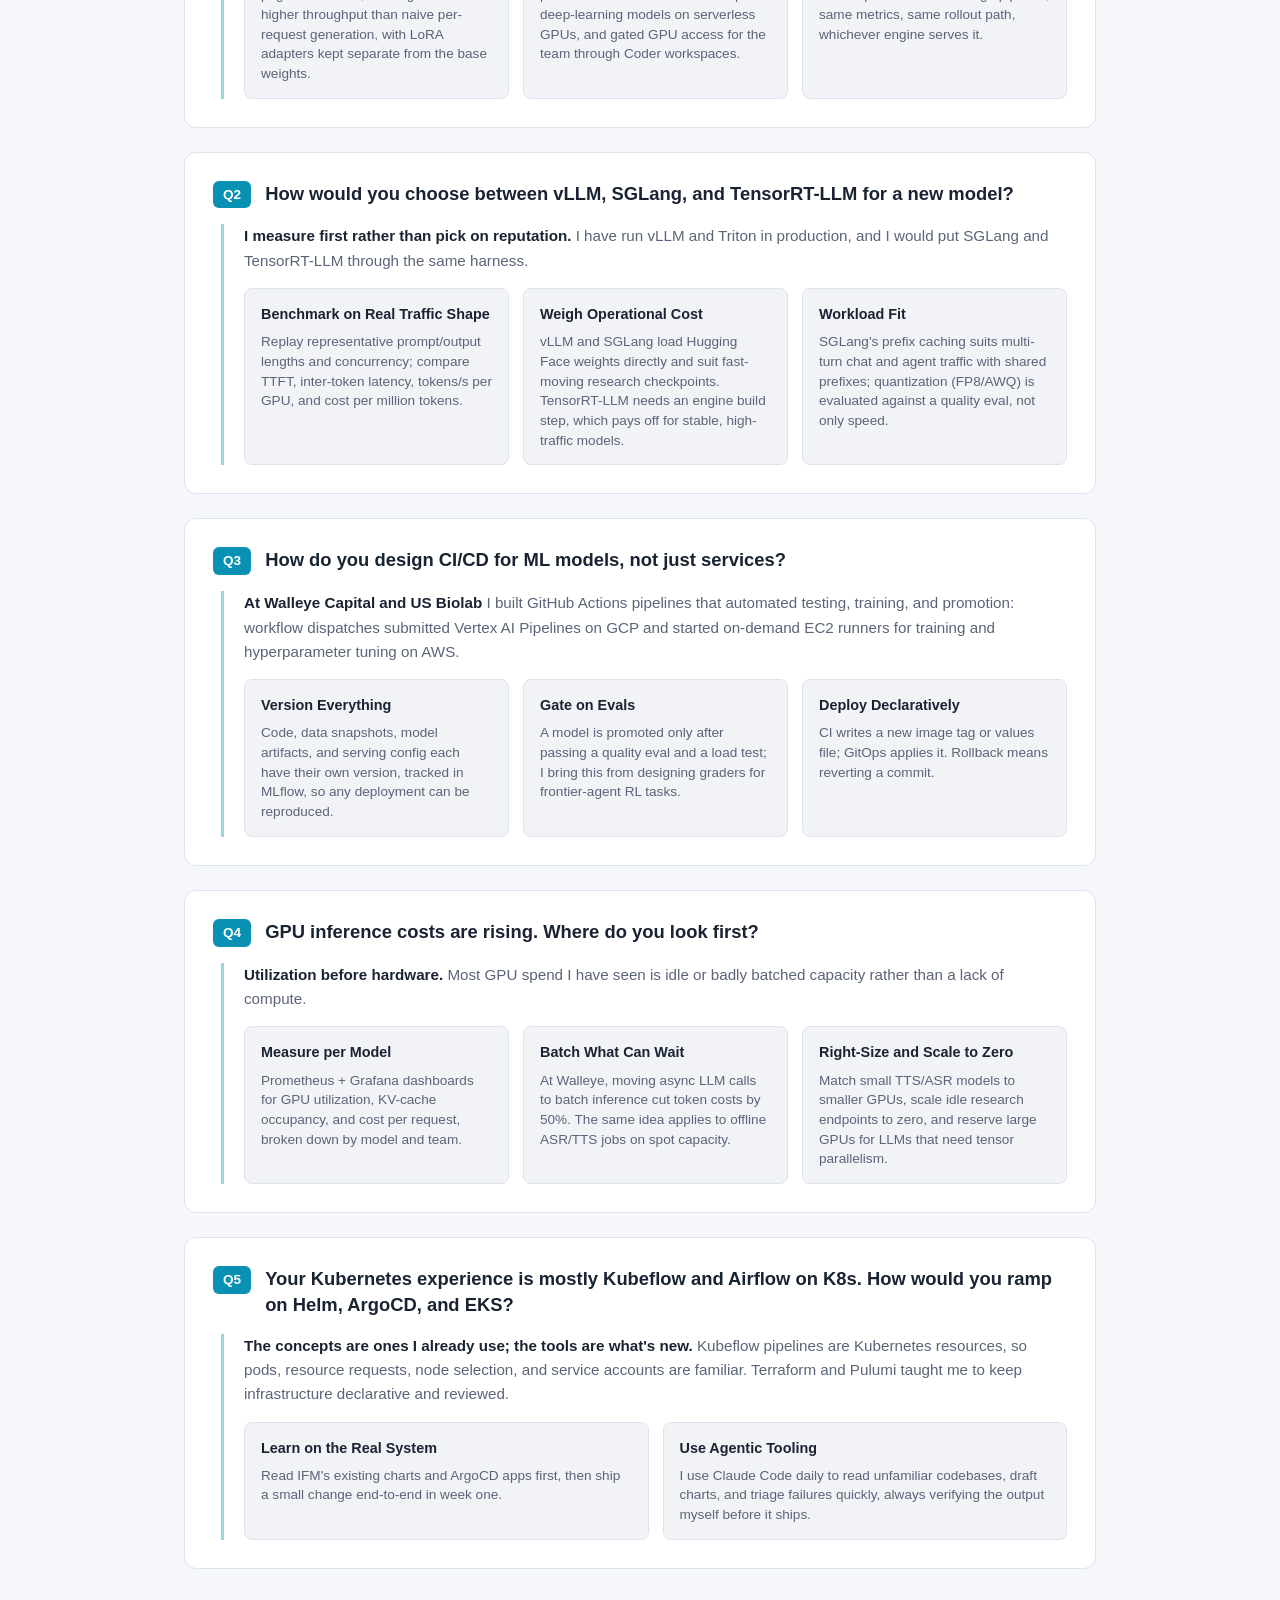
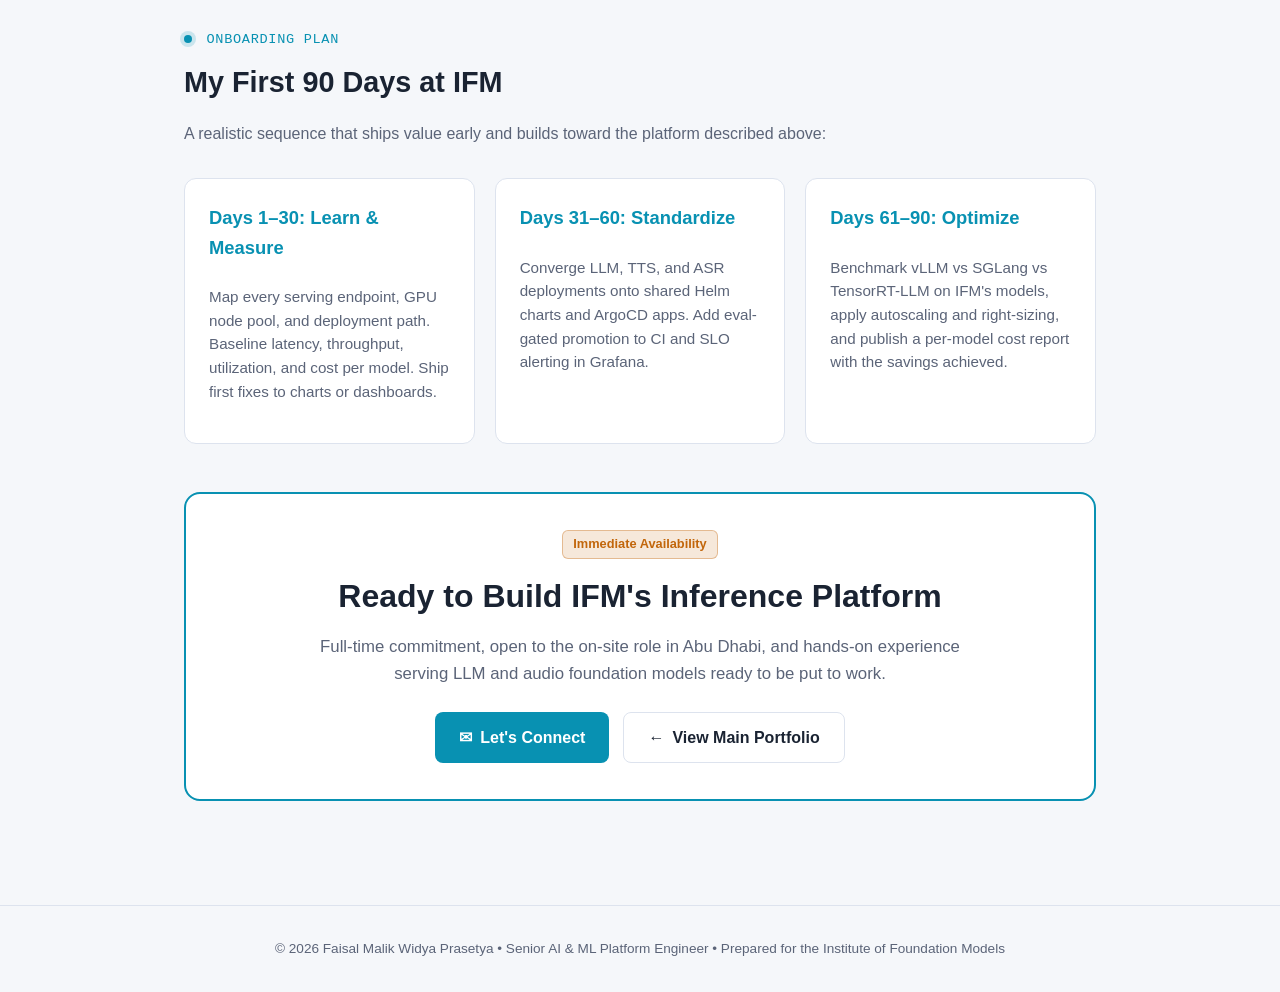
<file: ifm/index.html>
<!DOCTYPE html>
<html lang="en">
<head>
<meta charset="UTF-8">
<meta name="viewport" content="width=device-width, initial-scale=1.0">
<title>Faisal Prasetya &mdash; Candidate Pitch for IFM Senior MLOps Engineer</title>
<meta name="description" content="Personalized pitch and technical portfolio for the Institute of Foundation Models (IFM): Senior MLOps Engineer role covering LLM, TTS and ASR inference on Kubernetes, vLLM serving, AWS infrastructure, and MLOps automation.">
<meta name="theme-color" content="#0f1420">

<!-- Open Graph / Meta -->
<meta property="og:type" content="website">
<meta property="og:title" content="Faisal Prasetya &mdash; Senior MLOps Engineer Pitch for IFM">
<meta property="og:description" content="Productionizing IFM's foundation models: vLLM serving, multimodal (LLM, TTS, ASR) inference on Kubernetes, AWS infrastructure-as-code, and MLOps automation.">

<link rel="icon" type="image/svg+xml" href="../assets/favicon.svg">
<link rel="stylesheet" href="../css/style.css">

<style>
/* Custom enhancements for IFM pitch page */
.hero-tagline {
  display: inline-flex;
  align-items: center;
  flex-wrap: wrap;
  gap: 8px;
  background: color-mix(in srgb, var(--accent) 12%, transparent);
  color: var(--accent);
  padding: 6px 14px;
  border-radius: 999px;
  font-size: 0.85rem;
  font-weight: 600;
  border: 1px solid color-mix(in srgb, var(--accent) 30%, transparent);
  margin-bottom: 20px;
}

.org-badge {
  background: color-mix(in srgb, var(--accent-2) 15%, transparent);
  color: var(--accent-2);
  border: 1px solid color-mix(in srgb, var(--accent-2) 35%, transparent);
  padding: 3px 10px;
  border-radius: 6px;
  font-size: 0.8rem;
  font-weight: 600;
  display: inline-block;
}

.match-grid {
  display: grid;
  grid-template-columns: repeat(auto-fit, minmax(280px, 1fr));
  gap: 20px;
  margin: 32px 0;
}

.match-card {
  background: var(--panel);
  border: 1px solid var(--panel-border);
  border-radius: 12px;
  padding: 24px;
  transition: transform 0.2s ease, border-color 0.2s ease;
  display: flex;
  flex-direction: column;
}

.match-card:hover {
  transform: translateY(-3px);
  border-color: var(--accent);
}

.match-card-icon {
  font-size: 1.5rem;
  margin-bottom: 12px;
  display: inline-flex;
  width: 44px;
  height: 44px;
  align-items: center;
  justify-content: center;
  border-radius: 8px;
  background: color-mix(in srgb, var(--accent) 10%, transparent);
  color: var(--accent);
  border: 1px solid color-mix(in srgb, var(--accent) 25%, transparent);
}

.match-card h3 {
  margin-top: 0;
  margin-bottom: 8px;
  font-size: 1.15rem;
}

.match-card p {
  color: var(--text-muted);
  font-size: 0.95rem;
  line-height: 1.55;
  margin-bottom: 16px;
}

.match-card .tech-pills {
  margin-top: auto;
  display: flex;
  flex-wrap: wrap;
  gap: 6px;
}

.pill {
  font-size: 0.75rem;
  padding: 3px 8px;
  background: color-mix(in srgb, var(--text-muted) 12%, transparent);
  border-radius: 4px;
  color: var(--text);
  font-family: ui-monospace, monospace;
}

.pill.accent {
  background: color-mix(in srgb, var(--accent) 15%, transparent);
  color: var(--accent);
  border: 1px solid color-mix(in srgb, var(--accent) 30%, transparent);
}

.architecture-diagram {
  background: var(--bg-alt);
  border: 1px solid var(--panel-border);
  border-radius: 12px;
  padding: 24px;
  margin: 28px 0;
  overflow-x: auto;
}

.arch-flow {
  display: grid;
  grid-template-columns: repeat(4, 1fr);
  gap: 16px;
  min-width: 680px;
  position: relative;
}

@media (max-width: 768px) {
  .arch-flow {
    grid-template-columns: 1fr;
    min-width: unset;
  }
}

.arch-stage {
  background: var(--panel);
  border: 1px solid var(--panel-border);
  border-radius: 8px;
  padding: 16px;
  display: flex;
  flex-direction: column;
  position: relative;
}

.arch-stage.highlight {
  border-color: color-mix(in srgb, var(--accent) 50%, transparent);
  box-shadow: 0 4px 20px color-mix(in srgb, var(--accent) 10%, transparent);
}

.arch-stage-header {
  font-weight: 700;
  font-size: 0.9rem;
  color: var(--accent);
  margin-bottom: 10px;
  text-transform: uppercase;
  letter-spacing: 0.05em;
  display: flex;
  align-items: center;
  justify-content: space-between;
  gap: 8px;
}

.arch-stage ul {
  margin: 0;
  padding-left: 18px;
  font-size: 0.85rem;
  color: var(--text-muted);
}

.arch-stage ul li {
  margin-bottom: 6px;
}

.jd-table {
  width: 100%;
  border-collapse: collapse;
  font-size: 0.9rem;
}

.jd-table-wrap {
  background: var(--panel);
  border: 1px solid var(--panel-border);
  border-radius: 12px;
  overflow-x: auto;
  margin-top: 24px;
}

.jd-table th,
.jd-table td {
  text-align: left;
  padding: 14px 16px;
  border-bottom: 1px solid var(--panel-border);
  vertical-align: top;
}

.jd-table tr:last-child td {
  border-bottom: none;
}

.jd-table th {
  font-size: 0.78rem;
  text-transform: uppercase;
  letter-spacing: 0.05em;
  color: var(--text-muted);
  background: var(--bg-alt);
}

.jd-table td:first-child {
  font-weight: 600;
  color: var(--text);
  min-width: 180px;
}

.jd-table td {
  color: var(--text-muted);
}

.status {
  font-size: 0.72rem;
  font-weight: 700;
  padding: 2px 8px;
  border-radius: 999px;
  white-space: nowrap;
  display: inline-block;
}

.status.prod {
  background: color-mix(in srgb, var(--accent) 15%, transparent);
  color: var(--accent);
  border: 1px solid color-mix(in srgb, var(--accent) 35%, transparent);
}

.status.adjacent {
  background: color-mix(in srgb, var(--accent-2) 15%, transparent);
  color: var(--accent-2);
  border: 1px solid color-mix(in srgb, var(--accent-2) 35%, transparent);
}

.qa-card {
  background: var(--panel);
  border: 1px solid var(--panel-border);
  border-radius: 12px;
  padding: 28px;
  margin-bottom: 24px;
}

.qa-question {
  display: flex;
  align-items: flex-start;
  gap: 14px;
  margin-bottom: 16px;
}

.qa-q-badge {
  background: var(--accent);
  color: var(--accent-contrast);
  font-weight: 800;
  font-size: 0.85rem;
  padding: 3px 10px;
  border-radius: 6px;
  flex-shrink: 0;
}

.qa-q-text {
  font-size: 1.15rem;
  font-weight: 700;
  color: var(--text);
  margin: 0;
  line-height: 1.4;
}

.qa-answer {
  border-left: 3px solid color-mix(in srgb, var(--accent) 40%, transparent);
  padding-left: 20px;
  margin-left: 8px;
  color: var(--text-muted);
  font-size: 0.95rem;
}

.qa-answer strong {
  color: var(--text);
}

.qa-point-grid {
  display: grid;
  grid-template-columns: repeat(auto-fit, minmax(240px, 1fr));
  gap: 14px;
  margin-top: 14px;
}

.qa-point-box {
  background: color-mix(in srgb, var(--bg-alt) 80%, transparent);
  border: 1px solid var(--panel-border);
  border-radius: 8px;
  padding: 14px 16px;
}

.qa-point-box h4 {
  margin: 0 0 6px 0;
  font-size: 0.9rem;
  color: var(--text);
}

.qa-point-box p {
  margin: 0;
  font-size: 0.85rem;
  color: var(--text-muted);
  line-height: 1.45;
}

.speed-metric-banner {
  background: linear-gradient(135deg, color-mix(in srgb, var(--panel) 90%, transparent), color-mix(in srgb, var(--accent) 15%, transparent));
  border: 1px solid color-mix(in srgb, var(--accent) 30%, transparent);
  border-radius: 12px;
  padding: 24px;
  margin: 32px 0;
  display: grid;
  grid-template-columns: repeat(auto-fit, minmax(200px, 1fr));
  gap: 20px;
  text-align: center;
}

.metric-item .val {
  font-size: 2rem;
  font-weight: 800;
  color: var(--accent);
  font-family: ui-monospace, monospace;
}

.metric-item .lbl {
  font-size: 0.85rem;
  color: var(--text-muted);
  margin-top: 4px;
}

.cta-box {
  background: var(--panel);
  border: 2px solid var(--accent);
  border-radius: 16px;
  padding: 36px;
  text-align: center;
  margin: 48px 0 24px 0;
}

.btn-group {
  display: flex;
  gap: 14px;
  justify-content: center;
  flex-wrap: wrap;
  margin-top: 20px;
}

.btn-primary {
  background: var(--accent);
  color: var(--accent-contrast);
  padding: 12px 24px;
  border-radius: 8px;
  font-weight: 700;
  text-decoration: none;
  display: inline-flex;
  align-items: center;
  gap: 8px;
  transition: opacity 0.2s ease, transform 0.2s ease;
}

.btn-primary:hover {
  opacity: 0.92;
  transform: translateY(-2px);
}

.btn-secondary {
  background: var(--panel);
  color: var(--text);
  border: 1px solid var(--panel-border);
  padding: 12px 24px;
  border-radius: 8px;
  font-weight: 600;
  text-decoration: none;
  display: inline-flex;
  align-items: center;
  gap: 8px;
  transition: background 0.2s ease;
}

.btn-secondary:hover {
  background: var(--bg-alt);
  border-color: var(--accent);
}

.nav-link-btn {
  font-size: 0.85rem;
  color: var(--text-muted);
  text-decoration: none;
  padding: 6px 12px;
  border-radius: 6px;
  transition: color 0.2s ease, background 0.2s ease;
}

.nav-link-btn:hover {
  color: var(--text);
  background: var(--panel);
}

.code-block {
  background: var(--bg-alt);
  border: 1px solid var(--panel-border);
  border-radius: 8px;
  padding: 16px;
  font-family: ui-monospace, SFMono-Regular, Menlo, monospace;
  font-size: 0.82rem;
  overflow-x: auto;
  line-height: 1.5;
  color: var(--text);
  margin-top: 12px;
  white-space: pre;
}
</style>

<script>
  (function () {
    var stored = localStorage.getItem("theme");
    var theme = stored || (window.matchMedia("(prefers-color-scheme: light)").matches ? "light" : "dark");
    document.documentElement.setAttribute("data-theme", theme);
  })();
</script>
</head>
<body>
<a class="skip-link" href="#main">Skip to content</a>

<header class="site-header">
  <div class="wrap header-inner">
    <a class="brand" href="../index.html">
      <span class="brand-node" aria-hidden="true"></span>
      <span class="brand-text">Faisal Prasetya</span>
    </a>
    <nav class="site-nav" aria-label="Primary">
      <a class="nav-link-btn" href="#fit">Why IFM</a>
      <a class="nav-link-btn" href="#jd-map">JD Map</a>
      <a class="nav-link-btn" href="#architecture">Architecture</a>
      <a class="nav-link-btn" href="#deep-dive">Interview Deep-Dive</a>
      <a class="nav-link-btn" href="#plan">First 90 Days</a>
      <a class="nav-link-btn" href="#contact">Contact</a>
      <button id="theme-toggle" class="theme-toggle" type="button" aria-label="Toggle light or dark theme" title="Toggle theme">
        <span class="theme-icon" aria-hidden="true">🌓</span>
      </button>
    </nav>
  </div>
</header>

<main id="main" class="wrap" style="padding-top: 48px; padding-bottom: 80px;">

  <!-- Hero Section -->
  <section class="pitch-hero">
    <div class="hero-tagline">
      <span class="node-dot"></span>
      <span>Tailored Candidate Proposal &bull; Abu Dhabi / On-Site</span>
      <span class="org-badge">Institute of Foundation Models</span>
    </div>
    <h1 style="font-size: clamp(2rem, 4vw, 3rem); font-weight: 800; line-height: 1.2; margin: 0 0 16px 0;">
      Taking IFM's Foundation Models from Checkpoint to <span style="color: var(--accent);">Reliable Production Inference</span>
    </h1>
    <p style="font-size: 1.2rem; color: var(--text-muted); max-width: 820px; line-height: 1.6; margin-bottom: 28px;">
      Hi IFM Engineering Team! I am <strong>Faisal Prasetya</strong> &mdash; a Senior AI &amp; ML Platform Engineer with 7+ years building the infrastructure that lets researchers train, evaluate, serve, and monitor models in production. I have fine-tuned and served open-source LLMs and an audio foundation model with <strong>vLLM</strong> and <strong>NVIDIA Triton</strong>, built MLOps CI/CD on AWS and GCP, and run GPU inference with Prometheus/Grafana observability. Here is how that maps to your multimodal inference platform.
    </p>

    <!-- Key Metrics Banner -->
    <div class="speed-metric-banner">
      <div class="metric-item">
        <div class="val">7+ Yrs</div>
        <div class="lbl">ML, Data &amp; AI Platform Engineering</div>
      </div>
      <div class="metric-item">
        <div class="val">50%</div>
        <div class="lbl">LLM Token Cost Cut in Kubeflow Pipelines</div>
      </div>
      <div class="metric-item">
        <div class="val">#3</div>
        <div class="lbl">Global on LeetGPU (CUDA &amp; GPU Kernels)</div>
      </div>
      <div class="metric-item">
        <div class="val">LLM + Audio</div>
        <div class="lbl">Foundation Models Fine-Tuned &amp; Served</div>
      </div>
    </div>
  </section>

  <!-- Core Match & Value Proposition -->
  <section id="fit" style="margin-top: 56px;">
    <div class="section-label">
      <span class="node-dot"></span>
      <span class="mono" style="font-size: 0.85rem; letter-spacing: 0.05em; text-transform: uppercase; color: var(--accent);">Direct Alignment with JD</span>
    </div>
    <h2 style="font-size: 1.8rem; margin: 8px 0 16px 0;">Why I Fit IFM's Senior MLOps Engineer Role</h2>
    <p style="color: var(--text-muted); max-width: 800px;">
      IFM needs someone who can <strong>productionize LLM, TTS, and ASR systems</strong> on scalable, observable, cost-efficient infrastructure and put them in front of users. That is the work I have been doing across biotech, trading, and enterprise ML platforms.
    </p>

    <div class="match-grid">
      <div class="match-card">
        <div class="match-card-icon">&#x26A1;</div>
        <h3>High-Throughput Model Serving</h3>
        <p>Served a LoRA/SFT fine-tuned <strong>Kimi-Audio</strong> foundation model in production with <strong>vLLM</strong> on GPU instances, and fine-tuned FinGPT/FinRobot LLMs served through <strong>NVIDIA Triton Inference Server</strong> for low-latency quantitative inference.</p>
        <div class="tech-pills">
          <span class="pill accent">vLLM</span>
          <span class="pill accent">Triton</span>
          <span class="pill">LoRA / PEFT / SFT</span>
          <span class="pill">GPU Inference</span>
        </div>
      </div>

      <div class="match-card">
        <div class="match-card-icon">&#x1F3A7;</div>
        <h3>Multimodal: Speech &amp; Vision</h3>
        <p>Adapted an open-source audio foundation model for domain-specific voice tasks, and specialized the H-Optimus-0 pathology ViT with LoRA adapters. I bring hands-on experience of the audio and vision pipelines that sit next to IFM's TTS and ASR workloads.</p>
        <div class="tech-pills">
          <span class="pill accent">Kimi-Audio</span>
          <span class="pill accent">Voice Tasks</span>
          <span class="pill">H-Optimus-0 ViT</span>
          <span class="pill">Hugging Face Hub</span>
        </div>
      </div>

      <div class="match-card">
        <div class="match-card-icon">&#x2601;</div>
        <h3>AWS Infrastructure</h3>
        <p>Designed fault-tolerant, highly parallel inference infrastructure on AWS (Lambda, SQS, DynamoDB, S3, ECS, Fargate), ran on-demand EC2 runners for training, and benchmarked EC2 regions to cut network latency. Earlier, ran real-time Kinesis and MSK (Kafka) ingestion on AWS.</p>
        <div class="tech-pills">
          <span class="pill accent">EC2</span>
          <span class="pill accent">S3</span>
          <span class="pill">ECS / Fargate</span>
          <span class="pill">Lambda / SQS</span>
        </div>
      </div>

      <div class="match-card">
        <div class="match-card-icon">&#x2638;</div>
        <h3>Kubernetes-Native ML Platforms</h3>
        <p>Built reusable <strong>Kubeflow</strong> platform components so data science teams could ship pipelines without owning infrastructure, and ran Airflow on Kubernetes for batch ingestion. Containerized every workload with Docker for repeatable releases.</p>
        <div class="tech-pills">
          <span class="pill accent">Kubernetes</span>
          <span class="pill accent">Kubeflow</span>
          <span class="pill">Docker</span>
          <span class="pill">Vertex AI Pipelines</span>
        </div>
      </div>

      <div class="match-card">
        <div class="match-card-icon">&#x1F504;</div>
        <h3>MLOps CI/CD &amp; IaC</h3>
        <p>Automated continuous training, testing, and promotion of ML workloads with GitHub Actions workflow dispatches. Provisioned cloud infrastructure with <strong>Terraform</strong> and <strong>Pulumi</strong>, and ran MLflow for experiment tracking and model lifecycle.</p>
        <div class="tech-pills">
          <span class="pill accent">GitHub Actions</span>
          <span class="pill accent">Terraform</span>
          <span class="pill">Pulumi</span>
          <span class="pill">MLflow</span>
        </div>
      </div>

      <div class="match-card">
        <div class="match-card-icon">&#x1F4CA;</div>
        <h3>Observability, UIs &amp; Cost</h3>
        <p>Wired service logs into <strong>Prometheus and Grafana</strong> for model-serving monitoring and alerting, built <strong>Gradio</strong> and Streamlit apps for model evaluation and stakeholder feedback, and cut LLM pipeline token costs by 50% with batch inference.</p>
        <div class="tech-pills">
          <span class="pill accent">Prometheus</span>
          <span class="pill accent">Grafana</span>
          <span class="pill">Gradio</span>
          <span class="pill">Cost Optimization</span>
        </div>
      </div>
    </div>
  </section>

  <!-- JD Requirement Map -->
  <section id="jd-map" style="margin-top: 56px;">
    <div class="section-label">
      <span class="node-dot"></span>
      <span class="mono" style="font-size: 0.85rem; letter-spacing: 0.05em; text-transform: uppercase; color: var(--accent);">Requirement-by-Requirement</span>
    </div>
    <h2 style="font-size: 1.8rem; margin: 8px 0 16px 0;">JD Requirements Mapped to Evidence</h2>
    <p style="color: var(--text-muted); max-width: 800px;">
      This map shows where I have shipped each item in production and where I am working from closely related experience, so you can see the whole picture without guessing.
    </p>

    <div class="jd-table-wrap">
      <table class="jd-table">
        <thead>
          <tr>
            <th>IFM Requirement</th>
            <th>Status</th>
            <th>Evidence</th>
          </tr>
        </thead>
        <tbody>
          <tr>
            <td>4+ years MLOps / DevOps / Cloud Infra</td>
            <td><span class="status prod">Production</span></td>
            <td>7+ years across ML and data platforms; Senior MLOps Engineer at Walleye Capital; turnkey MLOps platform for Ihrezuhauseberatung.</td>
          </tr>
          <tr>
            <td>Model serving (vLLM, SGLang, TensorRT, Ray Serve)</td>
            <td><span class="status prod">Production</span></td>
            <td>vLLM (Kimi-Audio) and NVIDIA Triton (FinGPT/FinRobot) in production. SGLang and TensorRT-LLM are adjacent engines I would benchmark against vLLM for IFM's models.</td>
          </tr>
          <tr>
            <td>Productionize TTS, ASR &amp; LLM systems</td>
            <td><span class="status prod">Production</span></td>
            <td>Audio foundation model fine-tuned and served for voice tasks; LLMs fine-tuned and served for finance; RAG backends shipped on FastAPI.</td>
          </tr>
          <tr>
            <td>AWS (EKS, EC2, S3, RDS, CloudWatch, IAM)</td>
            <td><span class="status prod">Production</span></td>
            <td>EC2, S3, ECS/Fargate, Lambda, SQS, DynamoDB, Kinesis, MSK. Kubernetes experience comes from Kubeflow and Airflow on K8s rather than EKS specifically.</td>
          </tr>
          <tr>
            <td>Kubernetes, Helm, container orchestration</td>
            <td><span class="status adjacent">Adjacent</span></td>
            <td>Kubeflow platform components, Airflow on Kubernetes, Docker everywhere. Helm charts and ArgoCD GitOps are the next step on that foundation, and I would own them from week one.</td>
          </tr>
          <tr>
            <td>CI/CD &amp; MLOps automation</td>
            <td><span class="status prod">Production</span></td>
            <td>GitHub Actions for continuous training, testing and promotion; Vertex AI Pipelines submission; secret scanning in CI.</td>
          </tr>
          <tr>
            <td>Infrastructure-as-code (Terraform, Helm)</td>
            <td><span class="status prod">Production</span></td>
            <td>Terraform for a GCP data platform built from scratch; Pulumi for GCP ML infrastructure.</td>
          </tr>
          <tr>
            <td>Observability (Prometheus, Grafana, W&amp;B, MLflow)</td>
            <td><span class="status prod">Production</span></td>
            <td>Prometheus + Grafana for model-serving monitoring and alerting; MLflow for tracking; Grafana KPI dashboards.</td>
          </tr>
          <tr>
            <td>User-facing UIs (OpenWebUI, Gradio)</td>
            <td><span class="status prod">Production</span></td>
            <td>Gradio and Streamlit evaluation apps at Walleye and Flexify.AI. OpenWebUI sits on the same OpenAI-compatible API that vLLM exposes.</td>
          </tr>
          <tr>
            <td>Multi-GPU scheduling &amp; NCCL (preferred)</td>
            <td><span class="status adjacent">Adjacent</span></td>
            <td>GPU fleet access gating with Coder on RunPod; #3 global on LeetGPU for CUDA kernel work. Multi-node NCCL tuning is an area I would deepen at IFM.</td>
          </tr>
          <tr>
            <td>Foundation model / LLM deployment background (preferred)</td>
            <td><span class="status prod">Production</span></td>
            <td>LoRA/PEFT/SFT/DPO on open-source LLMs, vision and audio foundation models; RL environments and graders for frontier coding agents (runner-up on HUD's global leaderboard).</td>
          </tr>
        </tbody>
      </table>
    </div>
  </section>

  <!-- Architecture Section -->
  <section id="architecture" style="margin-top: 56px;">
    <div class="section-label">
      <span class="node-dot"></span>
      <span class="mono" style="font-size: 0.85rem; letter-spacing: 0.05em; text-transform: uppercase; color: var(--accent);">Architectural Blueprint</span>
    </div>
    <h2 style="font-size: 1.8rem; margin: 8px 0 16px 0;">Multimodal Inference Platform on EKS</h2>
    <p style="color: var(--text-muted); max-width: 800px;">
      This is the reference design I would work toward for IFM: one GitOps-managed EKS platform serving LLM, TTS, and ASR models behind OpenAI-compatible endpoints, with observability and cost controls built in from the start.
    </p>

    <div class="architecture-diagram">
      <div class="arch-flow">
        <div class="arch-stage">
          <div class="arch-stage-header">
            <span>1. Registry</span>
            <span class="pill">CI/CD</span>
          </div>
          <ul>
            <li>Checkpoints versioned in S3 + MLflow registry</li>
            <li>GitHub Actions builds and scans serving images</li>
            <li>Smoke eval (latency, quality) gates promotion</li>
            <li>Terraform owns VPC, EKS, IAM, RDS</li>
          </ul>
        </div>

        <div class="arch-stage highlight">
          <div class="arch-stage-header">
            <span>2. Deploy</span>
            <span class="pill accent">Helm + ArgoCD</span>
          </div>
          <ul>
            <li>One Helm chart per engine, values per model</li>
            <li>ArgoCD syncs dev &rarr; staging &rarr; prod</li>
            <li>GPU node pools by class (H100 / L4 / CPU)</li>
            <li>Canary rollout with automatic rollback</li>
          </ul>
        </div>

        <div class="arch-stage highlight">
          <div class="arch-stage-header">
            <span>3. Serve</span>
            <span class="pill accent">vLLM / SGLang</span>
          </div>
          <ul>
            <li>LLMs on vLLM or SGLang with tensor parallelism</li>
            <li>ASR (Whisper) and TTS on right-sized GPUs</li>
            <li>OpenAI-compatible gateway with auth &amp; quotas</li>
            <li>Autoscaling on queue depth and KV-cache use</li>
          </ul>
        </div>

        <div class="arch-stage">
          <div class="arch-stage-header">
            <span>4. Use &amp; Observe</span>
            <span class="pill">Grafana</span>
          </div>
          <ul>
            <li>OpenWebUI and Gradio demos for users</li>
            <li>Prometheus: TTFT, tokens/s, GPU utilization</li>
            <li>CloudWatch + alerting on SLO burn</li>
            <li>Per-model GPU cost dashboards</li>
          </ul>
        </div>
      </div>
    </div>

    <div style="background: var(--panel); border: 1px solid var(--panel-border); border-radius: 12px; padding: 24px; margin-top: 24px;">
      <h3 style="margin-top: 0; font-size: 1.15rem; color: var(--accent);">GitOps Repository Layout</h3>
      <p style="color: var(--text-muted); font-size: 0.95rem; margin-bottom: 12px;">
        Infrastructure, charts, and per-model configuration stay separate, so adding a new model to the cluster is a reviewed values file rather than a new pipeline:
      </p>
      <div class="code-block">
infra/
├── terraform/          <span style="color: var(--text-muted);"># VPC, EKS, GPU node groups, IAM (IRSA), RDS, S3</span>
charts/
├── llm-serving/        <span style="color: var(--text-muted);"># vLLM / SGLang Deployment, HPA, PDB, ServiceMonitor</span>
├── speech-serving/     <span style="color: var(--text-muted);"># ASR + TTS workers with GPU requests and probes</span>
└── gateway/            <span style="color: var(--text-muted);"># OpenAI-compatible routing, auth, rate limits</span>
deploy/
├── argocd/             <span style="color: var(--text-muted);"># ApplicationSets per environment</span>
└── models/
    ├── llm-chat.values.yaml
    ├── asr-whisper.values.yaml
    └── tts.values.yaml
      </div>
    </div>
  </section>

  <!-- Technical Q&A Deep Dive -->
  <section id="deep-dive" style="margin-top: 56px;">
    <div class="section-label">
      <span class="node-dot"></span>
      <span class="mono" style="font-size: 0.85rem; letter-spacing: 0.05em; text-transform: uppercase; color: var(--accent);">Technical Interview Q&amp;A</span>
    </div>
    <h2 style="font-size: 1.8rem; margin: 8px 0 16px 0;">How I Would Answer the Likely Questions</h2>
    <p style="color: var(--text-muted); max-width: 800px; margin-bottom: 32px;">
      These are the questions I expect for a senior MLOps role on a foundation-model inference team, with answers grounded in systems I have run.
    </p>

    <!-- Q1 -->
    <div class="qa-card">
      <div class="qa-question">
        <span class="qa-q-badge">Q1</span>
        <h3 class="qa-q-text">Walk us through a model you took from fine-tuned checkpoint to production serving. What broke, and what did you change?</h3>
      </div>
      <div class="qa-answer">
        <p><strong>Kimi-Audio for domain-specific voice tasks:</strong> I fine-tuned the open-source audio foundation model with LoRA/SFT, served it with vLLM on GPU instances, and put Prometheus/Grafana monitoring on the serving path.</p>
        <div class="qa-point-grid">
          <div class="qa-point-box">
            <h4>Serving Choices</h4>
            <p>vLLM for continuous batching and paged KV-cache, which gave far higher throughput than naive per-request generation, with LoRA adapters kept separate from the base weights.</p>
          </div>
          <div class="qa-point-box">
            <h4>Operating It</h4>
            <p>Diagnosed and resolved serving performance issues across multiple deep-learning models on serverless GPUs, and gated GPU access for the team through Coder workspaces.</p>
          </div>
          <div class="qa-point-box">
            <h4>Takeaway for IFM</h4>
            <p>Treat each model as config on a shared platform: same image pipeline, same metrics, same rollout path, whichever engine serves it.</p>
          </div>
        </div>
      </div>
    </div>

    <!-- Q2 -->
    <div class="qa-card">
      <div class="qa-question">
        <span class="qa-q-badge">Q2</span>
        <h3 class="qa-q-text">How would you choose between vLLM, SGLang, and TensorRT-LLM for a new model?</h3>
      </div>
      <div class="qa-answer">
        <p><strong>I measure first rather than pick on reputation.</strong> I have run vLLM and Triton in production, and I would put SGLang and TensorRT-LLM through the same harness.</p>
        <div class="qa-point-grid">
          <div class="qa-point-box">
            <h4>Benchmark on Real Traffic Shape</h4>
            <p>Replay representative prompt/output lengths and concurrency; compare TTFT, inter-token latency, tokens/s per GPU, and cost per million tokens.</p>
          </div>
          <div class="qa-point-box">
            <h4>Weigh Operational Cost</h4>
            <p>vLLM and SGLang load Hugging Face weights directly and suit fast-moving research checkpoints. TensorRT-LLM needs an engine build step, which pays off for stable, high-traffic models.</p>
          </div>
          <div class="qa-point-box">
            <h4>Workload Fit</h4>
            <p>SGLang's prefix caching suits multi-turn chat and agent traffic with shared prefixes; quantization (FP8/AWQ) is evaluated against a quality eval, not only speed.</p>
          </div>
        </div>
      </div>
    </div>

    <!-- Q3 -->
    <div class="qa-card">
      <div class="qa-question">
        <span class="qa-q-badge">Q3</span>
        <h3 class="qa-q-text">How do you design CI/CD for ML models, not just services?</h3>
      </div>
      <div class="qa-answer">
        <p><strong>At Walleye Capital and US Biolab</strong> I built GitHub Actions pipelines that automated testing, training, and promotion: workflow dispatches submitted Vertex AI Pipelines on GCP and started on-demand EC2 runners for training and hyperparameter tuning on AWS.</p>
        <div class="qa-point-grid">
          <div class="qa-point-box">
            <h4>Version Everything</h4>
            <p>Code, data snapshots, model artifacts, and serving config each have their own version, tracked in MLflow, so any deployment can be reproduced.</p>
          </div>
          <div class="qa-point-box">
            <h4>Gate on Evals</h4>
            <p>A model is promoted only after passing a quality eval and a load test; I bring this from designing graders for frontier-agent RL tasks.</p>
          </div>
          <div class="qa-point-box">
            <h4>Deploy Declaratively</h4>
            <p>CI writes a new image tag or values file; GitOps applies it. Rollback means reverting a commit.</p>
          </div>
        </div>
      </div>
    </div>

    <!-- Q4 -->
    <div class="qa-card">
      <div class="qa-question">
        <span class="qa-q-badge">Q4</span>
        <h3 class="qa-q-text">GPU inference costs are rising. Where do you look first?</h3>
      </div>
      <div class="qa-answer">
        <p><strong>Utilization before hardware.</strong> Most GPU spend I have seen is idle or badly batched capacity rather than a lack of compute.</p>
        <div class="qa-point-grid">
          <div class="qa-point-box">
            <h4>Measure per Model</h4>
            <p>Prometheus + Grafana dashboards for GPU utilization, KV-cache occupancy, and cost per request, broken down by model and team.</p>
          </div>
          <div class="qa-point-box">
            <h4>Batch What Can Wait</h4>
            <p>At Walleye, moving async LLM calls to batch inference cut token costs by 50%. The same idea applies to offline ASR/TTS jobs on spot capacity.</p>
          </div>
          <div class="qa-point-box">
            <h4>Right-Size and Scale to Zero</h4>
            <p>Match small TTS/ASR models to smaller GPUs, scale idle research endpoints to zero, and reserve large GPUs for LLMs that need tensor parallelism.</p>
          </div>
        </div>
      </div>
    </div>

    <!-- Q5 -->
    <div class="qa-card">
      <div class="qa-question">
        <span class="qa-q-badge">Q5</span>
        <h3 class="qa-q-text">Your Kubernetes experience is mostly Kubeflow and Airflow on K8s. How would you ramp on Helm, ArgoCD, and EKS?</h3>
      </div>
      <div class="qa-answer">
        <p><strong>The concepts are ones I already use; the tools are what's new.</strong> Kubeflow pipelines are Kubernetes resources, so pods, resource requests, node selection, and service accounts are familiar. Terraform and Pulumi taught me to keep infrastructure declarative and reviewed.</p>
        <div class="qa-point-grid">
          <div class="qa-point-box">
            <h4>Learn on the Real System</h4>
            <p>Read IFM's existing charts and ArgoCD apps first, then ship a small change end-to-end in week one.</p>
          </div>
          <div class="qa-point-box">
            <h4>Use Agentic Tooling</h4>
            <p>I use Claude Code daily to read unfamiliar codebases, draft charts, and triage failures quickly, always verifying the output myself before it ships.</p>
          </div>
        </div>
      </div>
    </div>
  </section>

  <!-- First 90 Days -->
  <section id="plan" style="margin-top: 56px;">
    <div class="section-label">
      <span class="node-dot"></span>
      <span class="mono" style="font-size: 0.85rem; letter-spacing: 0.05em; text-transform: uppercase; color: var(--accent);">Onboarding Plan</span>
    </div>
    <h2 style="font-size: 1.8rem; margin: 8px 0 16px 0;">My First 90 Days at IFM</h2>
    <p style="color: var(--text-muted); max-width: 800px;">
      A realistic sequence that ships value early and builds toward the platform described above:
    </p>

    <div class="match-grid">
      <div class="match-card">
        <h3 style="color: var(--accent);">Days 1&ndash;30: Learn &amp; Measure</h3>
        <p>Map every serving endpoint, GPU node pool, and deployment path. Baseline latency, throughput, utilization, and cost per model. Ship first fixes to charts or dashboards.</p>
      </div>

      <div class="match-card">
        <h3 style="color: var(--accent);">Days 31&ndash;60: Standardize</h3>
        <p>Converge LLM, TTS, and ASR deployments onto shared Helm charts and ArgoCD apps. Add eval-gated promotion to CI and SLO alerting in Grafana.</p>
      </div>

      <div class="match-card">
        <h3 style="color: var(--accent);">Days 61&ndash;90: Optimize</h3>
        <p>Benchmark vLLM vs SGLang vs TensorRT-LLM on IFM's models, apply autoscaling and right-sizing, and publish a per-model cost report with the savings achieved.</p>
      </div>
    </div>
  </section>

  <!-- CTA Section -->
  <section id="contact" class="cta-box">
    <div class="org-badge" style="margin-bottom: 12px;">Immediate Availability</div>
    <h2 style="font-size: 2rem; margin: 0 0 12px 0;">Ready to Build IFM's Inference Platform</h2>
    <p style="color: var(--text-muted); max-width: 640px; margin: 0 auto 24px auto; font-size: 1.05rem;">
      Full-time commitment, open to the on-site role in Abu Dhabi, and hands-on experience serving LLM and audio foundation models ready to be put to work.
    </p>
    <div class="btn-group">
      <a href="mailto:faisalmalikwidyaprasetya@gmail.com" class="btn-primary">
        <span>&#x2709;</span> Let's Connect
      </a>
      <a href="../index.html" class="btn-secondary">
        <span>&larr;</span> View Main Portfolio
      </a>
    </div>
  </section>

</main>

<footer class="site-footer" style="border-top: 1px solid var(--panel-border); padding: 32px 0; text-align: center; color: var(--text-muted); font-size: 0.85rem;">
  <div class="wrap">
    <p>&copy; 2026 Faisal Malik Widya Prasetya &bull; Senior AI &amp; ML Platform Engineer &bull; Prepared for the Institute of Foundation Models</p>
  </div>
</footer>

<script>
  // Theme switcher logic
  const themeToggle = document.getElementById('theme-toggle');
  if (themeToggle) {
    themeToggle.addEventListener('click', () => {
      const current = document.documentElement.getAttribute('data-theme') || 'dark';
      const next = current === 'dark' ? 'light' : 'dark';
      document.documentElement.setAttribute('data-theme', next);
      localStorage.setItem('theme', next);
    });
  }
</script>

</body>
</html>
</file>
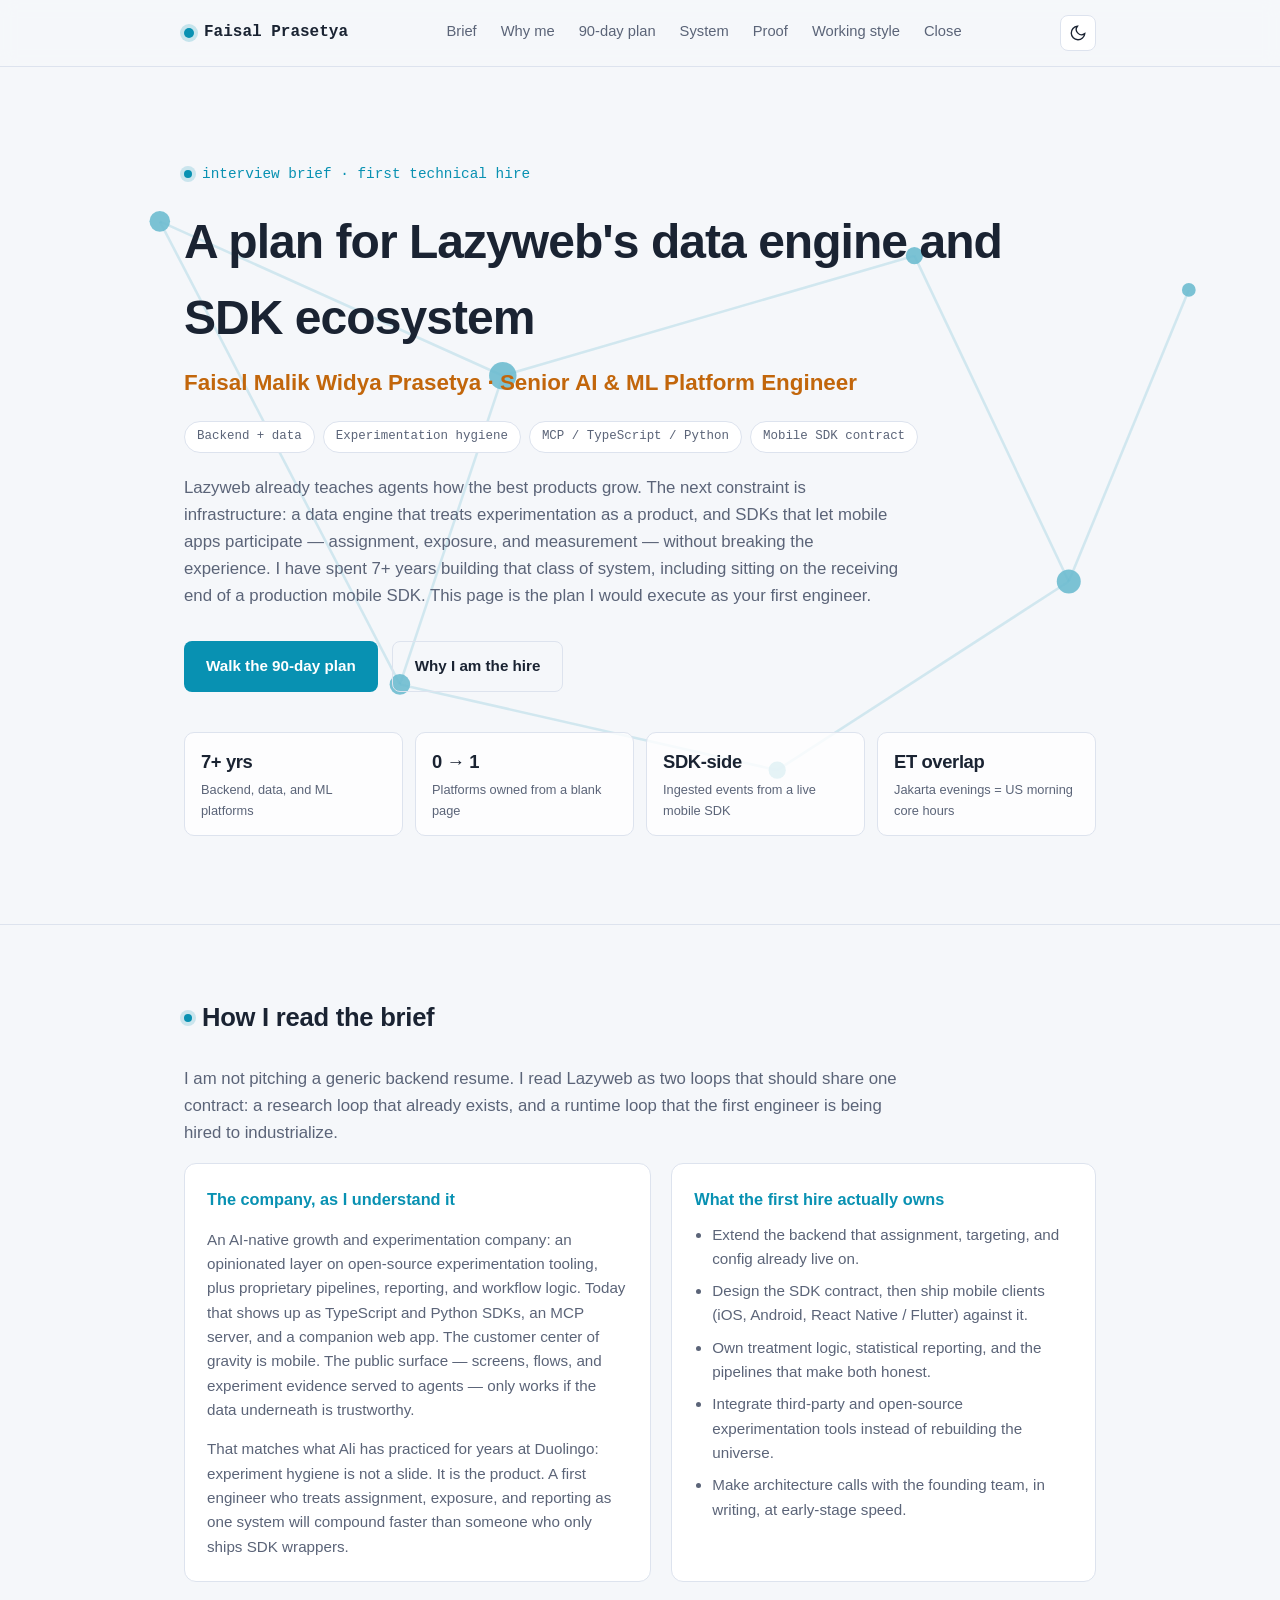
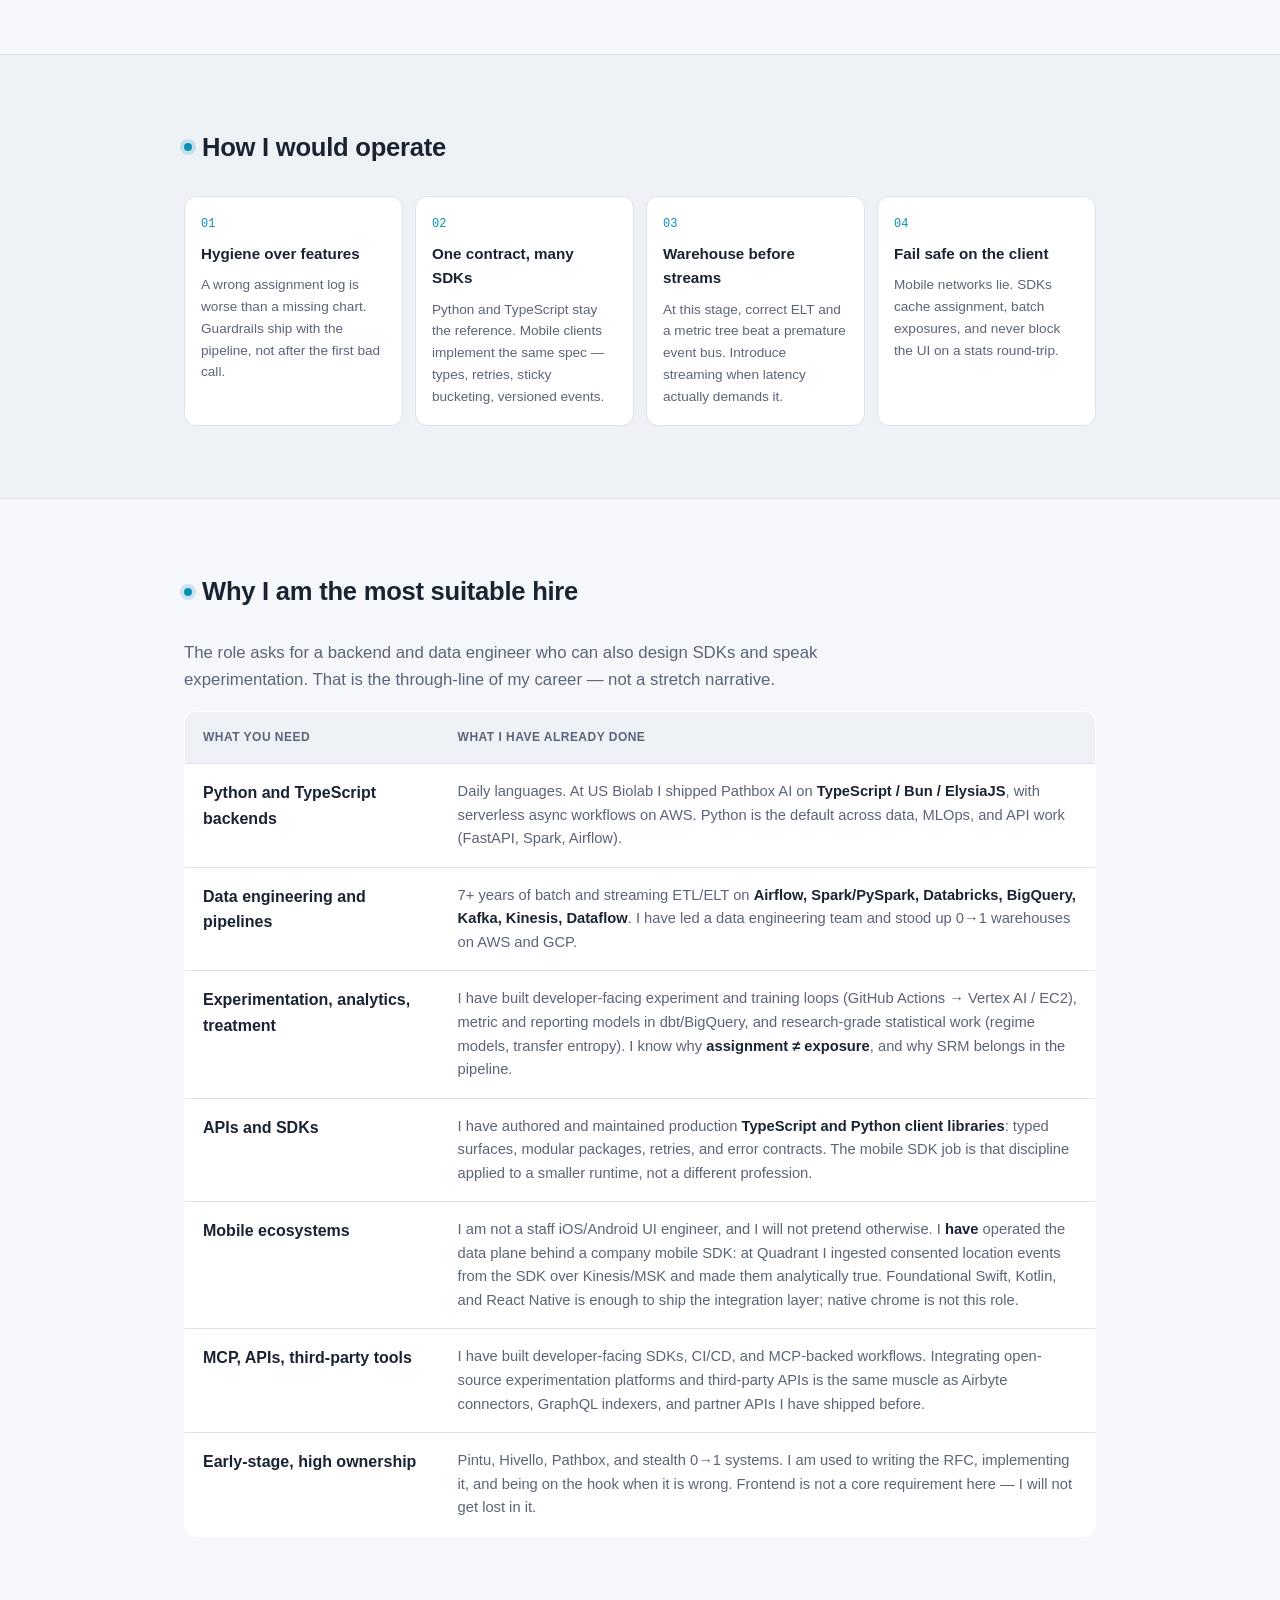
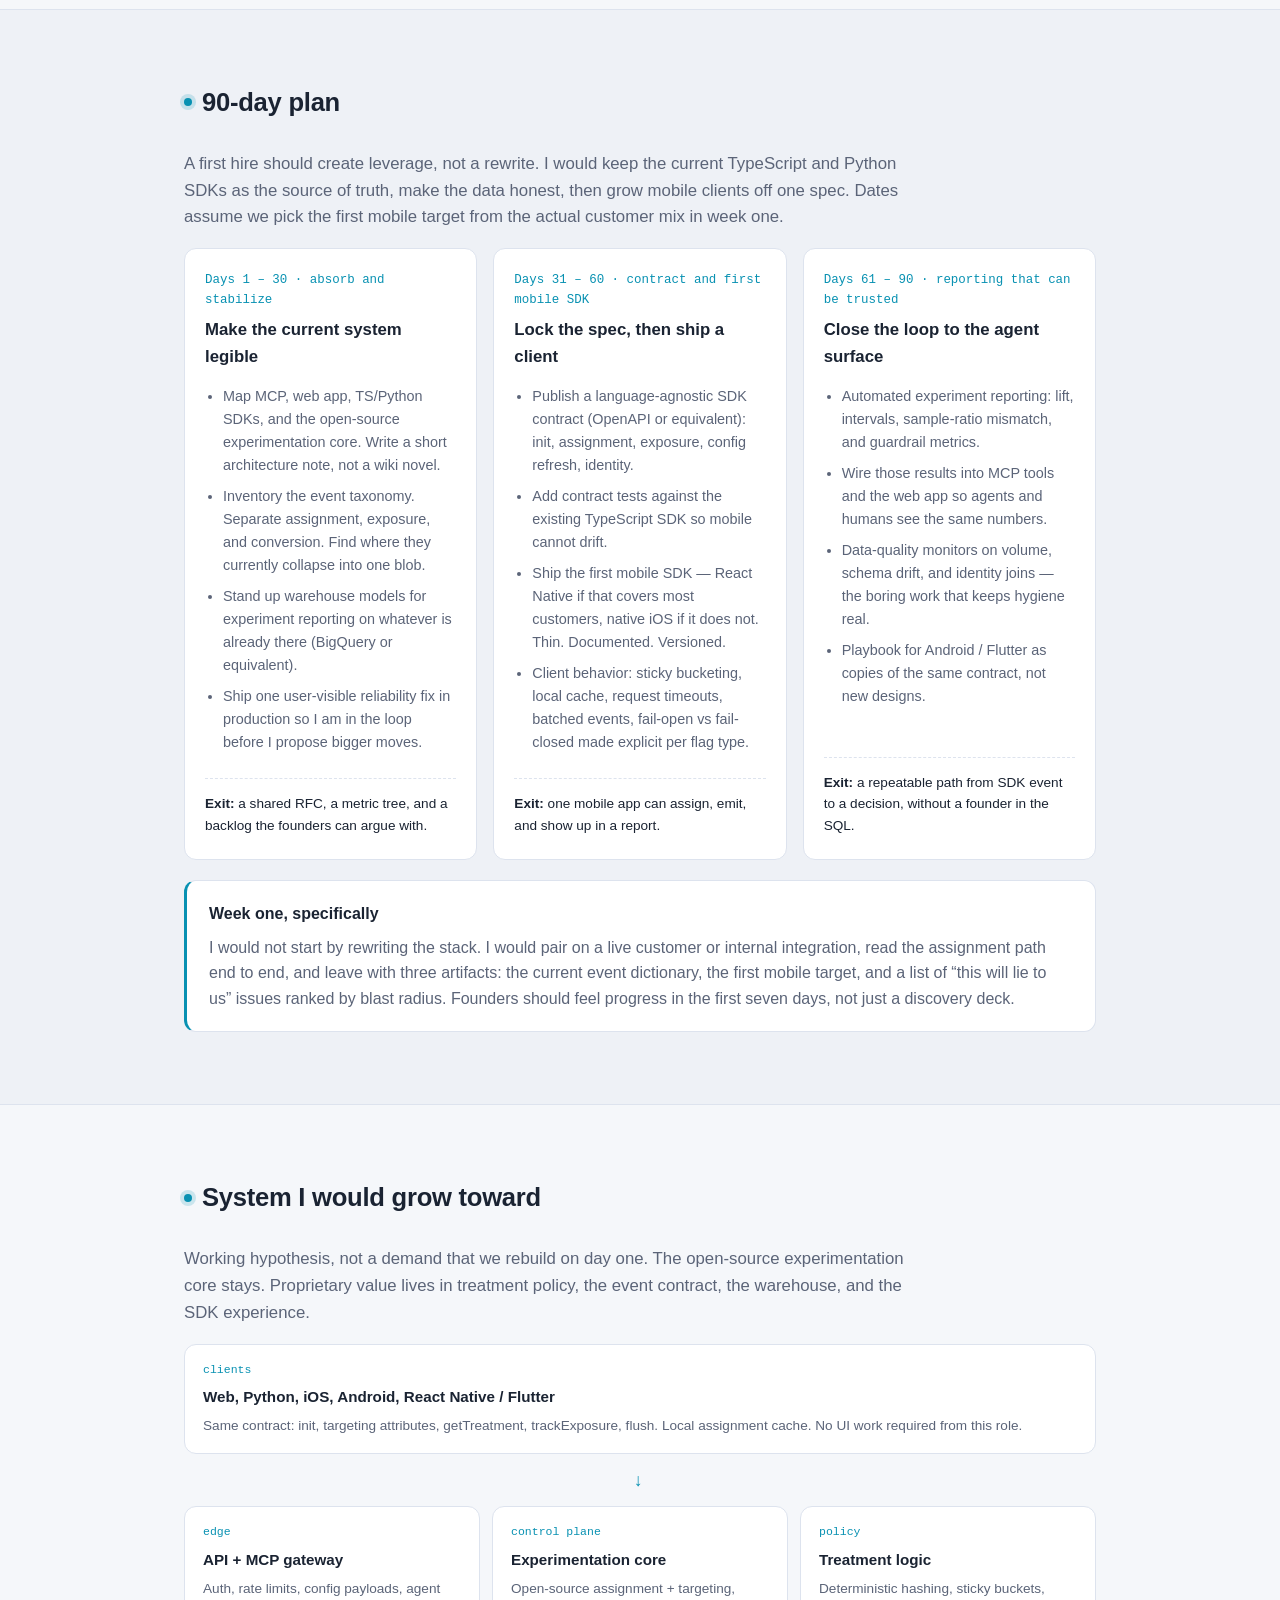
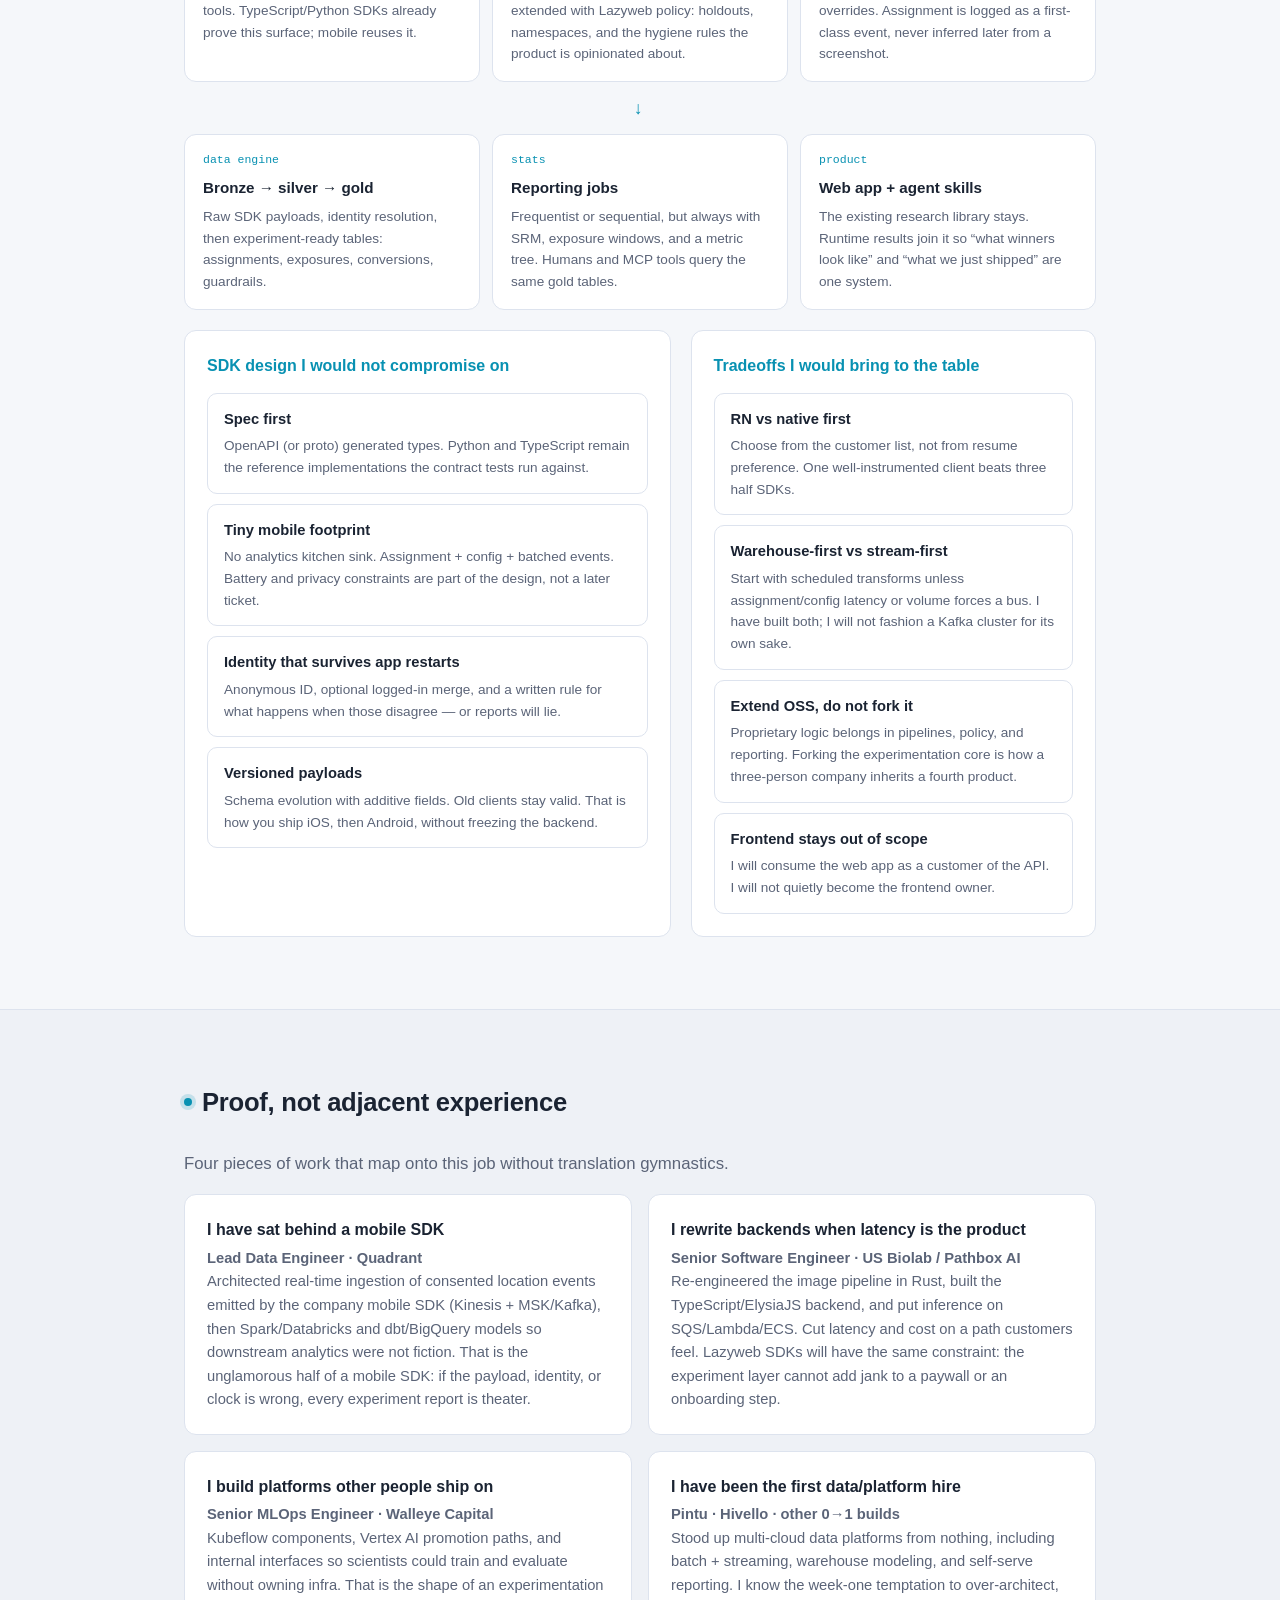
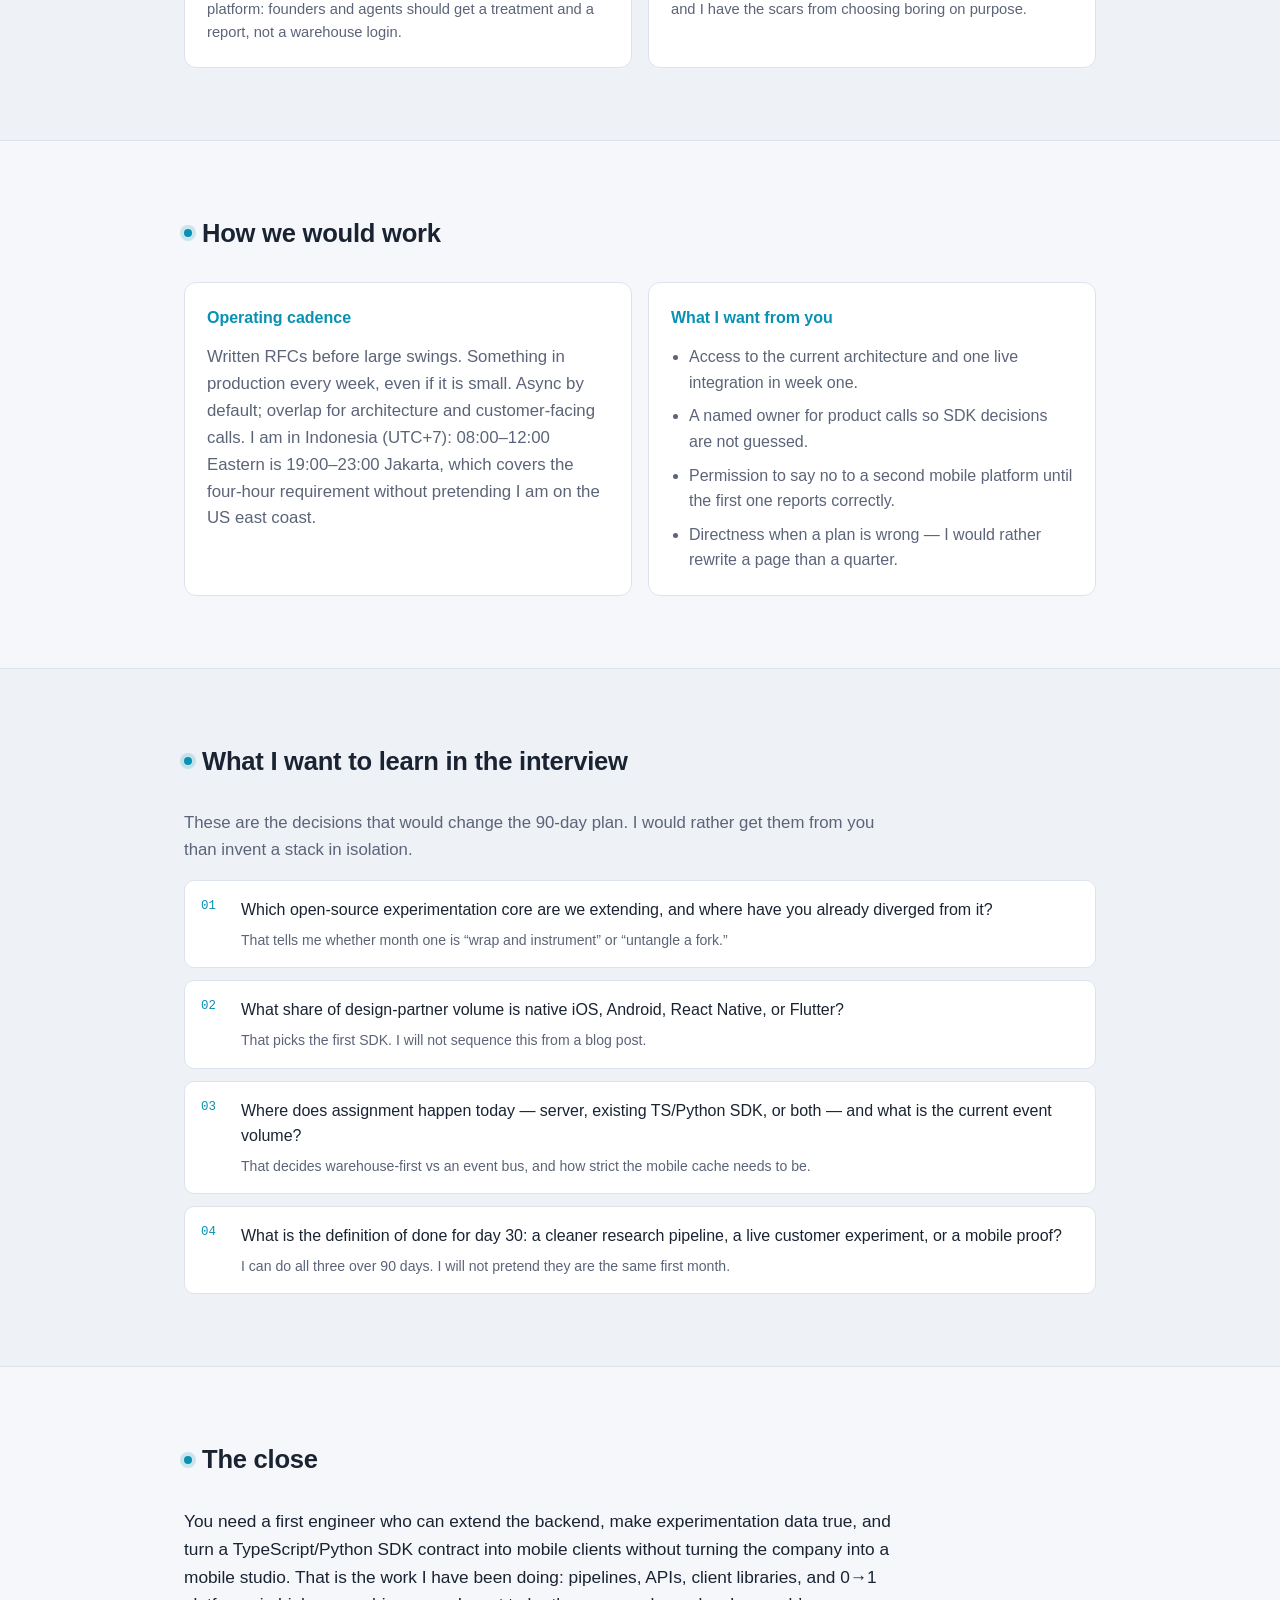
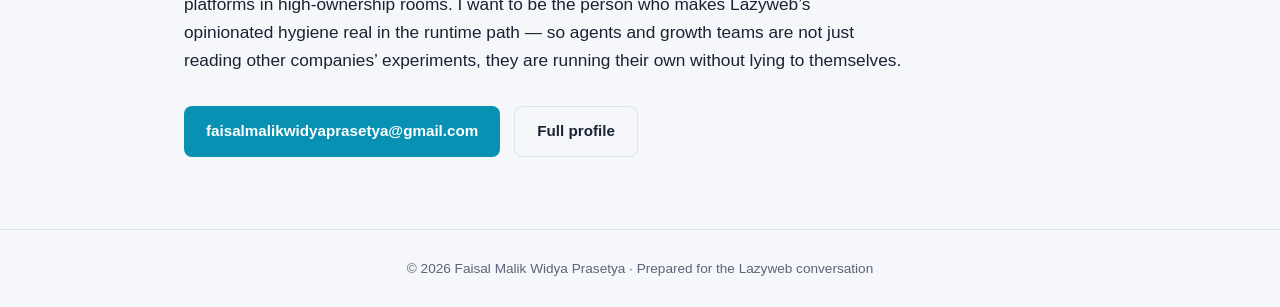
<file: lazyweb/index.html>
<!DOCTYPE html>
<html lang="en">
<head>
<meta charset="UTF-8">
<meta name="viewport" content="width=device-width, initial-scale=1.0">
<title>Pitch for Lazyweb - Faisal Prasetya</title>
<meta name="description" content="Interview brief: how Faisal Prasetya would lead Lazyweb's data engine, treatment logic, and mobile SDK ecosystem as the first technical hire.">
<meta name="theme-color" content="#0f1420">
<link rel="canonical" href="https://faisalprasetya.github.io/lazyweb/">

<meta property="og:type" content="website">
<meta property="og:title" content="Pitch for Lazyweb - Faisal Prasetya">
<meta property="og:description" content="A working plan for Lazyweb's data engine and SDK ecosystem, and why I am the right first engineer to own it.">
<meta property="og:url" content="https://faisalprasetya.github.io/lazyweb/">
<meta name="twitter:card" content="summary">
<meta name="twitter:title" content="Pitch for Lazyweb - Faisal Prasetya">
<meta name="twitter:description" content="A working plan for Lazyweb's data engine and SDK ecosystem, and why I am the right first engineer to own it.">

<link rel="icon" type="image/svg+xml" href="/assets/favicon.svg">
<link rel="stylesheet" href="/css/style.css">
<link rel="stylesheet" href="/css/lazyweb.css">

<script>
  (function () {
    var stored = localStorage.getItem("theme");
    var theme = stored || (window.matchMedia("(prefers-color-scheme: light)").matches ? "light" : "dark");
    document.documentElement.setAttribute("data-theme", theme);
  })();
</script>
</head>
<body>
<a class="skip-link" href="#main">Skip to content</a>

<header class="site-header">
  <div class="wrap header-inner">
    <a class="brand" href="/">
      <span class="brand-node" aria-hidden="true"></span>
      <span class="brand-text">Faisal Prasetya</span>
    </a>
    <nav class="site-nav" aria-label="Primary">
      <a href="#brief">Brief</a>
      <a href="#fit">Why me</a>
      <a href="#plan">90-day plan</a>
      <a href="#system">System</a>
      <a href="#proof">Proof</a>
      <a href="#working">Working style</a>
      <a href="#close">Close</a>
    </nav>
    <button id="theme-toggle" class="theme-toggle" type="button" aria-label="Toggle light/dark theme">
      <svg class="icon icon-sun" viewBox="0 0 24 24" aria-hidden="true"><circle cx="12" cy="12" r="4"/><path d="M12 2v2M12 20v2M4.9 4.9l1.4 1.4M17.7 17.7l1.4 1.4M2 12h2M20 12h2M4.9 19.1l1.4-1.4M17.7 6.3l1.4-1.4"/></svg>
      <svg class="icon icon-moon" viewBox="0 0 24 24" aria-hidden="true"><path d="M21 12.8A9 9 0 1 1 11.2 3 7 7 0 0 0 21 12.8Z"/></svg>
    </button>
  </div>
</header>

<main id="main">

  <section id="top" class="hero pitch-hero">
    <div class="hero-graph" aria-hidden="true">
      <svg viewBox="0 0 800 500" preserveAspectRatio="xMidYMid slice">
        <g class="graph-lines">
          <line x1="120" y1="90" x2="320" y2="180"/>
          <line x1="320" y1="180" x2="560" y2="110"/>
          <line x1="320" y1="180" x2="260" y2="360"/>
          <line x1="260" y1="360" x2="480" y2="410"/>
          <line x1="480" y1="410" x2="650" y2="300"/>
          <line x1="560" y1="110" x2="650" y2="300"/>
          <line x1="120" y1="90" x2="260" y2="360"/>
          <line x1="650" y1="300" x2="720" y2="130"/>
        </g>
        <g class="graph-nodes">
          <circle cx="120" cy="90" r="6"/>
          <circle cx="320" cy="180" r="8"/>
          <circle cx="560" cy="110" r="5"/>
          <circle cx="260" cy="360" r="6"/>
          <circle cx="480" cy="410" r="5"/>
          <circle cx="650" cy="300" r="7"/>
          <circle cx="720" cy="130" r="4"/>
        </g>
      </svg>
    </div>
    <div class="wrap hero-inner">
      <p class="eyebrow"><span class="node-dot"></span>interview brief · first technical hire</p>
      <h1>A plan for Lazyweb's data engine and SDK ecosystem</h1>
      <p class="hero-role">Faisal Malik Widya Prasetya · Senior AI &amp; ML Platform Engineer</p>
      <div class="pitch-meta">
        <span class="chip">Backend + data</span>
        <span class="chip">Experimentation hygiene</span>
        <span class="chip">MCP / TypeScript / Python</span>
        <span class="chip">Mobile SDK contract</span>
      </div>
      <p class="hero-summary">
        Lazyweb already teaches agents how the best products grow. The next constraint is
        infrastructure: a data engine that treats experimentation as a product, and SDKs that let
        mobile apps participate — assignment, exposure, and measurement — without breaking the
        experience. I have spent 7+ years building that class of system, including sitting on the
        receiving end of a production mobile SDK. This page is the plan I would execute as your
        first engineer.
      </p>
      <div class="hero-actions">
        <a class="btn btn-primary" href="#plan">Walk the 90-day plan</a>
        <a class="btn btn-ghost" href="#fit">Why I am the hire</a>
      </div>
      <div class="stat-row">
        <div class="stat">
          <span class="stat-value">7+ yrs</span>
          <span class="stat-label">Backend, data, and ML platforms</span>
        </div>
        <div class="stat">
          <span class="stat-value">0 → 1</span>
          <span class="stat-label">Platforms owned from a blank page</span>
        </div>
        <div class="stat">
          <span class="stat-value">SDK-side</span>
          <span class="stat-label">Ingested events from a live mobile SDK</span>
        </div>
        <div class="stat">
          <span class="stat-value">ET overlap</span>
          <span class="stat-label">Jakarta evenings = US morning core hours</span>
        </div>
      </div>
    </div>
  </section>

  <section id="brief" class="section">
    <div class="wrap">
      <h2><span class="node-dot"></span>How I read the brief</h2>
      <p class="section-lede">
        I am not pitching a generic backend resume. I read Lazyweb as two loops that should share
        one contract: a research loop that already exists, and a runtime loop that the first engineer
        is being hired to industrialize.
      </p>
      <div class="read-grid">
        <article class="skill-card read-card">
          <h3>The company, as I understand it</h3>
          <p>
            An AI-native growth and experimentation company: an opinionated layer on open-source
            experimentation tooling, plus proprietary pipelines, reporting, and workflow logic.
            Today that shows up as TypeScript and Python SDKs, an MCP server, and a companion web app.
            The customer center of gravity is mobile. The public surface — screens, flows, and
            experiment evidence served to agents — only works if the data underneath is trustworthy.
          </p>
          <p>
            That matches what Ali has practiced for years at Duolingo: experiment hygiene is not a
            slide. It is the product. A first engineer who treats assignment, exposure, and reporting
            as one system will compound faster than someone who only ships SDK wrappers.
          </p>
        </article>
        <article class="skill-card read-card">
          <h3>What the first hire actually owns</h3>
          <ul>
            <li>Extend the backend that assignment, targeting, and config already live on.</li>
            <li>Design the SDK contract, then ship mobile clients (iOS, Android, React Native / Flutter) against it.</li>
            <li>Own treatment logic, statistical reporting, and the pipelines that make both honest.</li>
            <li>Integrate third-party and open-source experimentation tools instead of rebuilding the universe.</li>
            <li>Make architecture calls with the founding team, in writing, at early-stage speed.</li>
          </ul>
        </article>
      </div>
    </div>
  </section>

  <section id="principles" class="section section-alt">
    <div class="wrap">
      <h2><span class="node-dot"></span>How I would operate</h2>
      <div class="principles">
        <article class="principle">
          <span class="principle-num">01</span>
          <h3>Hygiene over features</h3>
          <p>A wrong assignment log is worse than a missing chart. Guardrails ship with the pipeline, not after the first bad call.</p>
        </article>
        <article class="principle">
          <span class="principle-num">02</span>
          <h3>One contract, many SDKs</h3>
          <p>Python and TypeScript stay the reference. Mobile clients implement the same spec — types, retries, sticky bucketing, versioned events.</p>
        </article>
        <article class="principle">
          <span class="principle-num">03</span>
          <h3>Warehouse before streams</h3>
          <p>At this stage, correct ELT and a metric tree beat a premature event bus. Introduce streaming when latency actually demands it.</p>
        </article>
        <article class="principle">
          <span class="principle-num">04</span>
          <h3>Fail safe on the client</h3>
          <p>Mobile networks lie. SDKs cache assignment, batch exposures, and never block the UI on a stats round-trip.</p>
        </article>
      </div>
    </div>
  </section>

  <section id="fit" class="section">
    <div class="wrap">
      <h2><span class="node-dot"></span>Why I am the most suitable hire</h2>
      <p class="section-lede">
        The role asks for a backend and data engineer who can also design SDKs and speak
        experimentation. That is the through-line of my career — not a stretch narrative.
      </p>
      <div class="fit-wrap">
      <table class="fit-table">
        <thead>
          <tr>
            <th>What you need</th>
            <th>What I have already done</th>
          </tr>
        </thead>
        <tbody>
          <tr>
            <td class="fit-need">Python and TypeScript backends</td>
            <td class="fit-proof">Daily languages. At US Biolab I shipped Pathbox AI on <strong>TypeScript / Bun / ElysiaJS</strong>, with serverless async workflows on AWS. Python is the default across data, MLOps, and API work (FastAPI, Spark, Airflow).</td>
          </tr>
          <tr>
            <td class="fit-need">Data engineering and pipelines</td>
            <td class="fit-proof">7+ years of batch and streaming ETL/ELT on <strong>Airflow, Spark/PySpark, Databricks, BigQuery, Kafka, Kinesis, Dataflow</strong>. I have led a data engineering team and stood up 0→1 warehouses on AWS and GCP.</td>
          </tr>
          <tr>
            <td class="fit-need">Experimentation, analytics, treatment</td>
            <td class="fit-proof">I have built developer-facing experiment and training loops (GitHub Actions → Vertex AI / EC2), metric and reporting models in dbt/BigQuery, and research-grade statistical work (regime models, transfer entropy). I know why <strong>assignment ≠ exposure</strong>, and why SRM belongs in the pipeline.</td>
          </tr>
          <tr>
            <td class="fit-need">APIs and SDKs</td>
            <td class="fit-proof">I have authored and maintained production <strong>TypeScript and Python client libraries</strong>: typed surfaces, modular packages, retries, and error contracts. The mobile SDK job is that discipline applied to a smaller runtime, not a different profession.</td>
          </tr>
          <tr>
            <td class="fit-need">Mobile ecosystems</td>
            <td class="fit-proof">I am not a staff iOS/Android UI engineer, and I will not pretend otherwise. I <strong>have</strong> operated the data plane behind a company mobile SDK: at Quadrant I ingested consented location events from the SDK over Kinesis/MSK and made them analytically true. Foundational Swift, Kotlin, and React Native is enough to ship the integration layer; native chrome is not this role.</td>
          </tr>
          <tr>
            <td class="fit-need">MCP, APIs, third-party tools</td>
            <td class="fit-proof">I have built developer-facing SDKs, CI/CD, and MCP-backed workflows. Integrating open-source experimentation platforms and third-party APIs is the same muscle as Airbyte connectors, GraphQL indexers, and partner APIs I have shipped before.</td>
          </tr>
          <tr>
            <td class="fit-need">Early-stage, high ownership</td>
            <td class="fit-proof">Pintu, Hivello, Pathbox, and stealth 0→1 systems. I am used to writing the RFC, implementing it, and being on the hook when it is wrong. Frontend is not a core requirement here — I will not get lost in it.</td>
          </tr>
        </tbody>
      </table>
      </div>
    </div>
  </section>

  <section id="plan" class="section section-alt">
    <div class="wrap">
      <h2><span class="node-dot"></span>90-day plan</h2>
      <p class="section-lede">
        A first hire should create leverage, not a rewrite. I would keep the current TypeScript and
        Python SDKs as the source of truth, make the data honest, then grow mobile clients off one
        spec. Dates assume we pick the first mobile target from the actual customer mix in week one.
      </p>
      <div class="plan-grid">
        <article class="plan-card">
          <p class="plan-phase">Days 1 – 30 · absorb and stabilize</p>
          <h3>Make the current system legible</h3>
          <ul>
            <li>Map MCP, web app, TS/Python SDKs, and the open-source experimentation core. Write a short architecture note, not a wiki novel.</li>
            <li>Inventory the event taxonomy. Separate assignment, exposure, and conversion. Find where they currently collapse into one blob.</li>
            <li>Stand up warehouse models for experiment reporting on whatever is already there (BigQuery or equivalent).</li>
            <li>Ship one user-visible reliability fix in production so I am in the loop before I propose bigger moves.</li>
          </ul>
          <p class="plan-outcome"><strong>Exit:</strong> a shared RFC, a metric tree, and a backlog the founders can argue with.</p>
        </article>
        <article class="plan-card">
          <p class="plan-phase">Days 31 – 60 · contract and first mobile SDK</p>
          <h3>Lock the spec, then ship a client</h3>
          <ul>
            <li>Publish a language-agnostic SDK contract (OpenAPI or equivalent): init, assignment, exposure, config refresh, identity.</li>
            <li>Add contract tests against the existing TypeScript SDK so mobile cannot drift.</li>
            <li>Ship the first mobile SDK — React Native if that covers most customers, native iOS if it does not. Thin. Documented. Versioned.</li>
            <li>Client behavior: sticky bucketing, local cache, request timeouts, batched events, fail-open vs fail-closed made explicit per flag type.</li>
          </ul>
          <p class="plan-outcome"><strong>Exit:</strong> one mobile app can assign, emit, and show up in a report.</p>
        </article>
        <article class="plan-card">
          <p class="plan-phase">Days 61 – 90 · reporting that can be trusted</p>
          <h3>Close the loop to the agent surface</h3>
          <ul>
            <li>Automated experiment reporting: lift, intervals, sample-ratio mismatch, and guardrail metrics.</li>
            <li>Wire those results into MCP tools and the web app so agents and humans see the same numbers.</li>
            <li>Data-quality monitors on volume, schema drift, and identity joins — the boring work that keeps hygiene real.</li>
            <li>Playbook for Android / Flutter as copies of the same contract, not new designs.</li>
          </ul>
          <p class="plan-outcome"><strong>Exit:</strong> a repeatable path from SDK event to a decision, without a founder in the SQL.</p>
        </article>
      </div>
      <div class="week-one">
        <h3>Week one, specifically</h3>
        <p>
          I would not start by rewriting the stack. I would pair on a live customer or internal
          integration, read the assignment path end to end, and leave with three artifacts: the
          current event dictionary, the first mobile target, and a list of “this will lie to us”
          issues ranked by blast radius. Founders should feel progress in the first seven days, not
          just a discovery deck.
        </p>
      </div>
    </div>
  </section>

  <section id="system" class="section">
    <div class="wrap">
      <h2><span class="node-dot"></span>System I would grow toward</h2>
      <p class="section-lede">
        Working hypothesis, not a demand that we rebuild on day one. The open-source experimentation
        core stays. Proprietary value lives in treatment policy, the event contract, the warehouse,
        and the SDK experience.
      </p>
      <div class="arch">
        <div class="arch-row arch-row-1">
          <div class="arch-box">
            <span class="arch-kicker">clients</span>
            <h3>Web, Python, iOS, Android, React Native / Flutter</h3>
            <p>Same contract: init, targeting attributes, getTreatment, trackExposure, flush. Local assignment cache. No UI work required from this role.</p>
          </div>
        </div>
        <div class="arch-flow" aria-hidden="true">↓</div>
        <div class="arch-row">
          <div class="arch-box">
            <span class="arch-kicker">edge</span>
            <h3>API + MCP gateway</h3>
            <p>Auth, rate limits, config payloads, agent tools. TypeScript/Python SDKs already prove this surface; mobile reuses it.</p>
          </div>
          <div class="arch-box">
            <span class="arch-kicker">control plane</span>
            <h3>Experimentation core</h3>
            <p>Open-source assignment + targeting, extended with Lazyweb policy: holdouts, namespaces, and the hygiene rules the product is opinionated about.</p>
          </div>
          <div class="arch-box">
            <span class="arch-kicker">policy</span>
            <h3>Treatment logic</h3>
            <p>Deterministic hashing, sticky buckets, overrides. Assignment is logged as a first-class event, never inferred later from a screenshot.</p>
          </div>
        </div>
        <div class="arch-flow" aria-hidden="true">↓</div>
        <div class="arch-row">
          <div class="arch-box">
            <span class="arch-kicker">data engine</span>
            <h3>Bronze → silver → gold</h3>
            <p>Raw SDK payloads, identity resolution, then experiment-ready tables: assignments, exposures, conversions, guardrails.</p>
          </div>
          <div class="arch-box">
            <span class="arch-kicker">stats</span>
            <h3>Reporting jobs</h3>
            <p>Frequentist or sequential, but always with SRM, exposure windows, and a metric tree. Humans and MCP tools query the same gold tables.</p>
          </div>
          <div class="arch-box">
            <span class="arch-kicker">product</span>
            <h3>Web app + agent skills</h3>
            <p>The existing research library stays. Runtime results join it so “what winners look like” and “what we just shipped” are one system.</p>
          </div>
        </div>
      </div>

      <div class="sdk-grid">
        <article class="skill-card">
          <h3>SDK design I would not compromise on</h3>
          <ul class="sdk-list">
            <li>
              <strong>Spec first</strong>
              <span>OpenAPI (or proto) generated types. Python and TypeScript remain the reference implementations the contract tests run against.</span>
            </li>
            <li>
              <strong>Tiny mobile footprint</strong>
              <span>No analytics kitchen sink. Assignment + config + batched events. Battery and privacy constraints are part of the design, not a later ticket.</span>
            </li>
            <li>
              <strong>Identity that survives app restarts</strong>
              <span>Anonymous ID, optional logged-in merge, and a written rule for what happens when those disagree — or reports will lie.</span>
            </li>
            <li>
              <strong>Versioned payloads</strong>
              <span>Schema evolution with additive fields. Old clients stay valid. That is how you ship iOS, then Android, without freezing the backend.</span>
            </li>
          </ul>
        </article>
        <article class="skill-card">
          <h3>Tradeoffs I would bring to the table</h3>
          <ul class="sdk-list">
            <li>
              <strong>RN vs native first</strong>
              <span>Choose from the customer list, not from resume preference. One well-instrumented client beats three half SDKs.</span>
            </li>
            <li>
              <strong>Warehouse-first vs stream-first</strong>
              <span>Start with scheduled transforms unless assignment/config latency or volume forces a bus. I have built both; I will not fashion a Kafka cluster for its own sake.</span>
            </li>
            <li>
              <strong>Extend OSS, do not fork it</strong>
              <span>Proprietary logic belongs in pipelines, policy, and reporting. Forking the experimentation core is how a three-person company inherits a fourth product.</span>
            </li>
            <li>
              <strong>Frontend stays out of scope</strong>
              <span>I will consume the web app as a customer of the API. I will not quietly become the frontend owner.</span>
            </li>
          </ul>
        </article>
      </div>
    </div>
  </section>

  <section id="proof" class="section section-alt">
    <div class="wrap">
      <h2><span class="node-dot"></span>Proof, not adjacent experience</h2>
      <p class="section-lede">
        Four pieces of work that map onto this job without translation gymnastics.
      </p>
      <div class="proof-grid">
        <article class="proof-card">
          <h3>I have sat behind a mobile SDK</h3>
          <p class="proof-org">Lead Data Engineer · Quadrant</p>
          <p>
            Architected real-time ingestion of consented location events emitted by the company
            mobile SDK (Kinesis + MSK/Kafka), then Spark/Databricks and dbt/BigQuery models so
            downstream analytics were not fiction. That is the unglamorous half of a mobile SDK:
            if the payload, identity, or clock is wrong, every experiment report is theater.
          </p>
        </article>
        <article class="proof-card">
          <h3>I rewrite backends when latency is the product</h3>
          <p class="proof-org">Senior Software Engineer · US Biolab / Pathbox AI</p>
          <p>
            Re-engineered the image pipeline in Rust, built the TypeScript/ElysiaJS backend, and
            put inference on SQS/Lambda/ECS. Cut latency and cost on a path customers feel. Lazyweb
            SDKs will have the same constraint: the experiment layer cannot add jank to a paywall
            or an onboarding step.
          </p>
        </article>
        <article class="proof-card">
          <h3>I build platforms other people ship on</h3>
          <p class="proof-org">Senior MLOps Engineer · Walleye Capital</p>
          <p>
            Kubeflow components, Vertex AI promotion paths, and internal interfaces so scientists
            could train and evaluate without owning infra. That is the shape of an experimentation
            platform: founders and agents should get a treatment and a report, not a warehouse
            login.
          </p>
        </article>
        <article class="proof-card">
          <h3>I have been the first data/platform hire</h3>
          <p class="proof-org">Pintu · Hivello · other 0→1 builds</p>
          <p>
            Stood up multi-cloud data platforms from nothing, including batch + streaming, warehouse
            modeling, and self-serve reporting. I know the week-one temptation to over-architect,
            and I have the scars from choosing boring on purpose.
          </p>
        </article>
      </div>
    </div>
  </section>

  <section id="working" class="section">
    <div class="wrap">
      <h2><span class="node-dot"></span>How we would work</h2>
      <div class="work-grid">
        <article class="skill-card">
          <h3>Operating cadence</h3>
          <p class="section-lede work-copy">
            Written RFCs before large swings. Something in production every week, even if it is
            small. Async by default; overlap for architecture and customer-facing calls. I am in
            Indonesia (UTC+7): 08:00–12:00 Eastern is 19:00–23:00 Jakarta, which covers the
            four-hour requirement without pretending I am on the US east coast.
          </p>
        </article>
        <article class="skill-card">
          <h3>What I want from you</h3>
          <ul class="plain-list">
            <li>Access to the current architecture and one live integration in week one.</li>
            <li>A named owner for product calls so SDK decisions are not guessed.</li>
            <li>Permission to say no to a second mobile platform until the first one reports correctly.</li>
            <li>Directness when a plan is wrong — I would rather rewrite a page than a quarter.</li>
          </ul>
        </article>
      </div>
    </div>
  </section>

  <section id="questions" class="section section-alt">
    <div class="wrap">
      <h2><span class="node-dot"></span>What I want to learn in the interview</h2>
      <p class="section-lede">
        These are the decisions that would change the 90-day plan. I would rather get them from you
        than invent a stack in isolation.
      </p>
      <ol class="q-list">
        <li>
          Which open-source experimentation core are we extending, and where have you already diverged from it?
          <span>That tells me whether month one is “wrap and instrument” or “untangle a fork.”</span>
        </li>
        <li>
          What share of design-partner volume is native iOS, Android, React Native, or Flutter?
          <span>That picks the first SDK. I will not sequence this from a blog post.</span>
        </li>
        <li>
          Where does assignment happen today — server, existing TS/Python SDK, or both — and what is the current event volume?
          <span>That decides warehouse-first vs an event bus, and how strict the mobile cache needs to be.</span>
        </li>
        <li>
          What is the definition of done for day 30: a cleaner research pipeline, a live customer experiment, or a mobile proof?
          <span>I can do all three over 90 days. I will not pretend they are the same first month.</span>
        </li>
      </ol>
    </div>
  </section>

  <section id="close" class="section contact-section">
    <div class="wrap">
      <h2><span class="node-dot"></span>The close</h2>
      <p class="close-note">
        You need a first engineer who can extend the backend, make experimentation data true, and
        turn a TypeScript/Python SDK contract into mobile clients without turning the company into a
        mobile studio. That is the work I have been doing: pipelines, APIs, client libraries, and
        0→1 platforms in high-ownership rooms. I want to be the person who makes Lazyweb’s
        opinionated hygiene real in the runtime path — so agents and growth teams are not just
        reading other companies’ experiments, they are running their own without lying to themselves.
      </p>
      <div class="close-actions">
        <a class="btn btn-primary" href="mailto:faisalmalikwidyaprasetya@gmail.com">faisalmalikwidyaprasetya@gmail.com</a>
        <a class="btn btn-ghost" href="/">Full profile</a>
      </div>
    </div>
  </section>

</main>

<footer class="site-footer">
  <div class="wrap">
    <p>&copy; <span id="year"></span> Faisal Malik Widya Prasetya · Prepared for the Lazyweb conversation</p>
  </div>
</footer>

<script src="/js/main.js" defer></script>
</body>
</html>
</file>
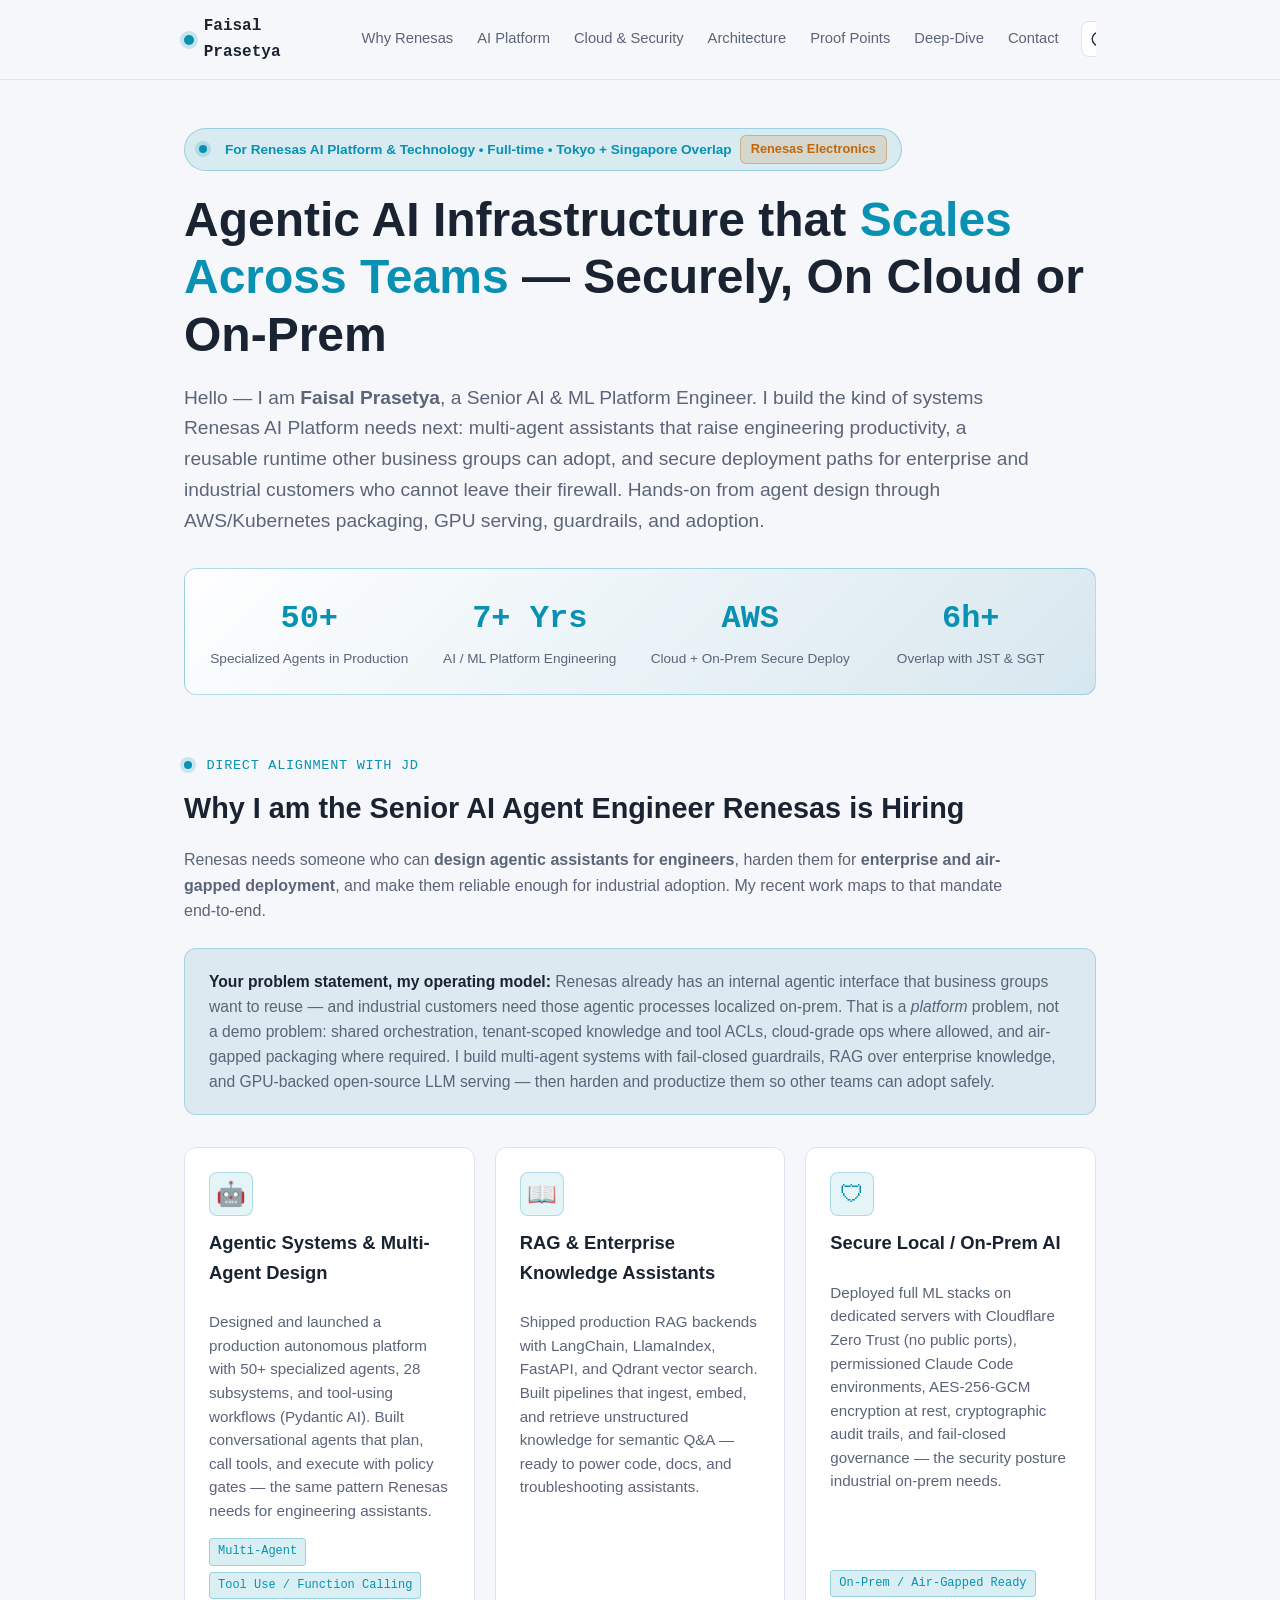
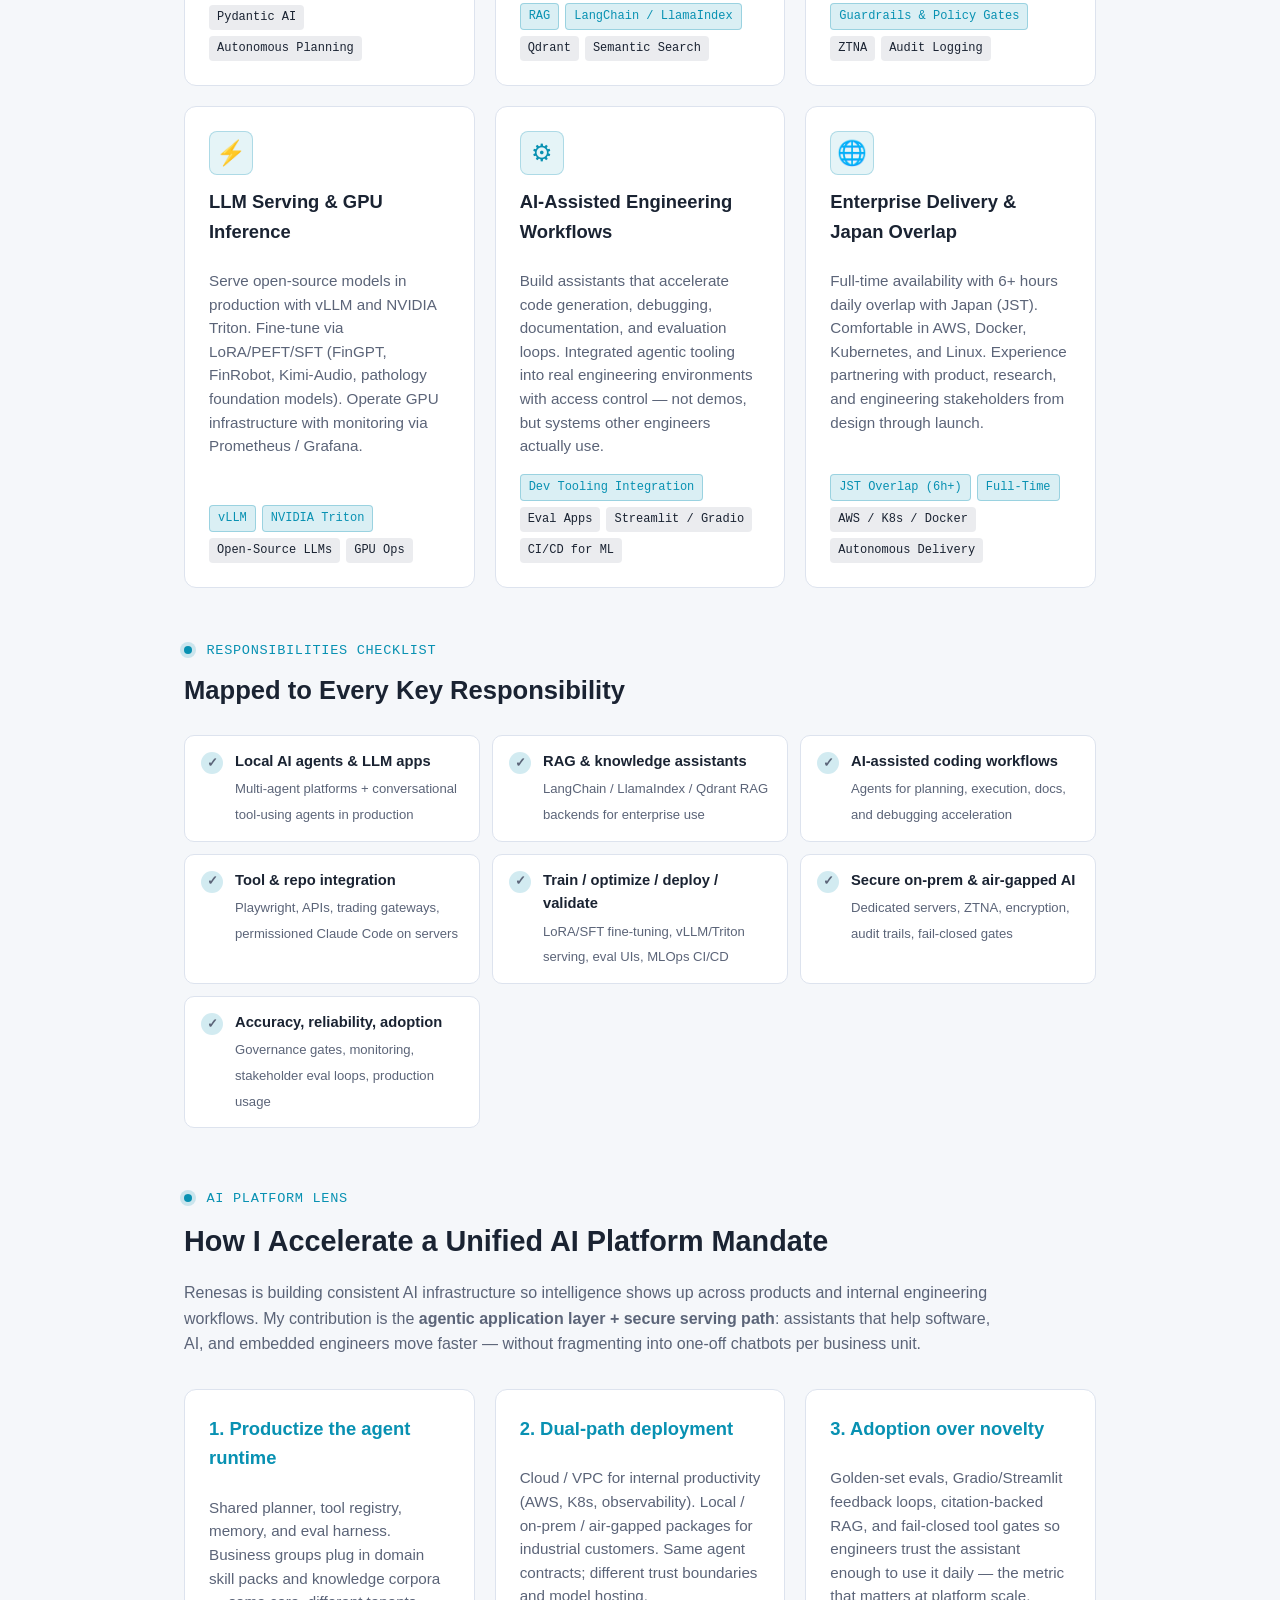
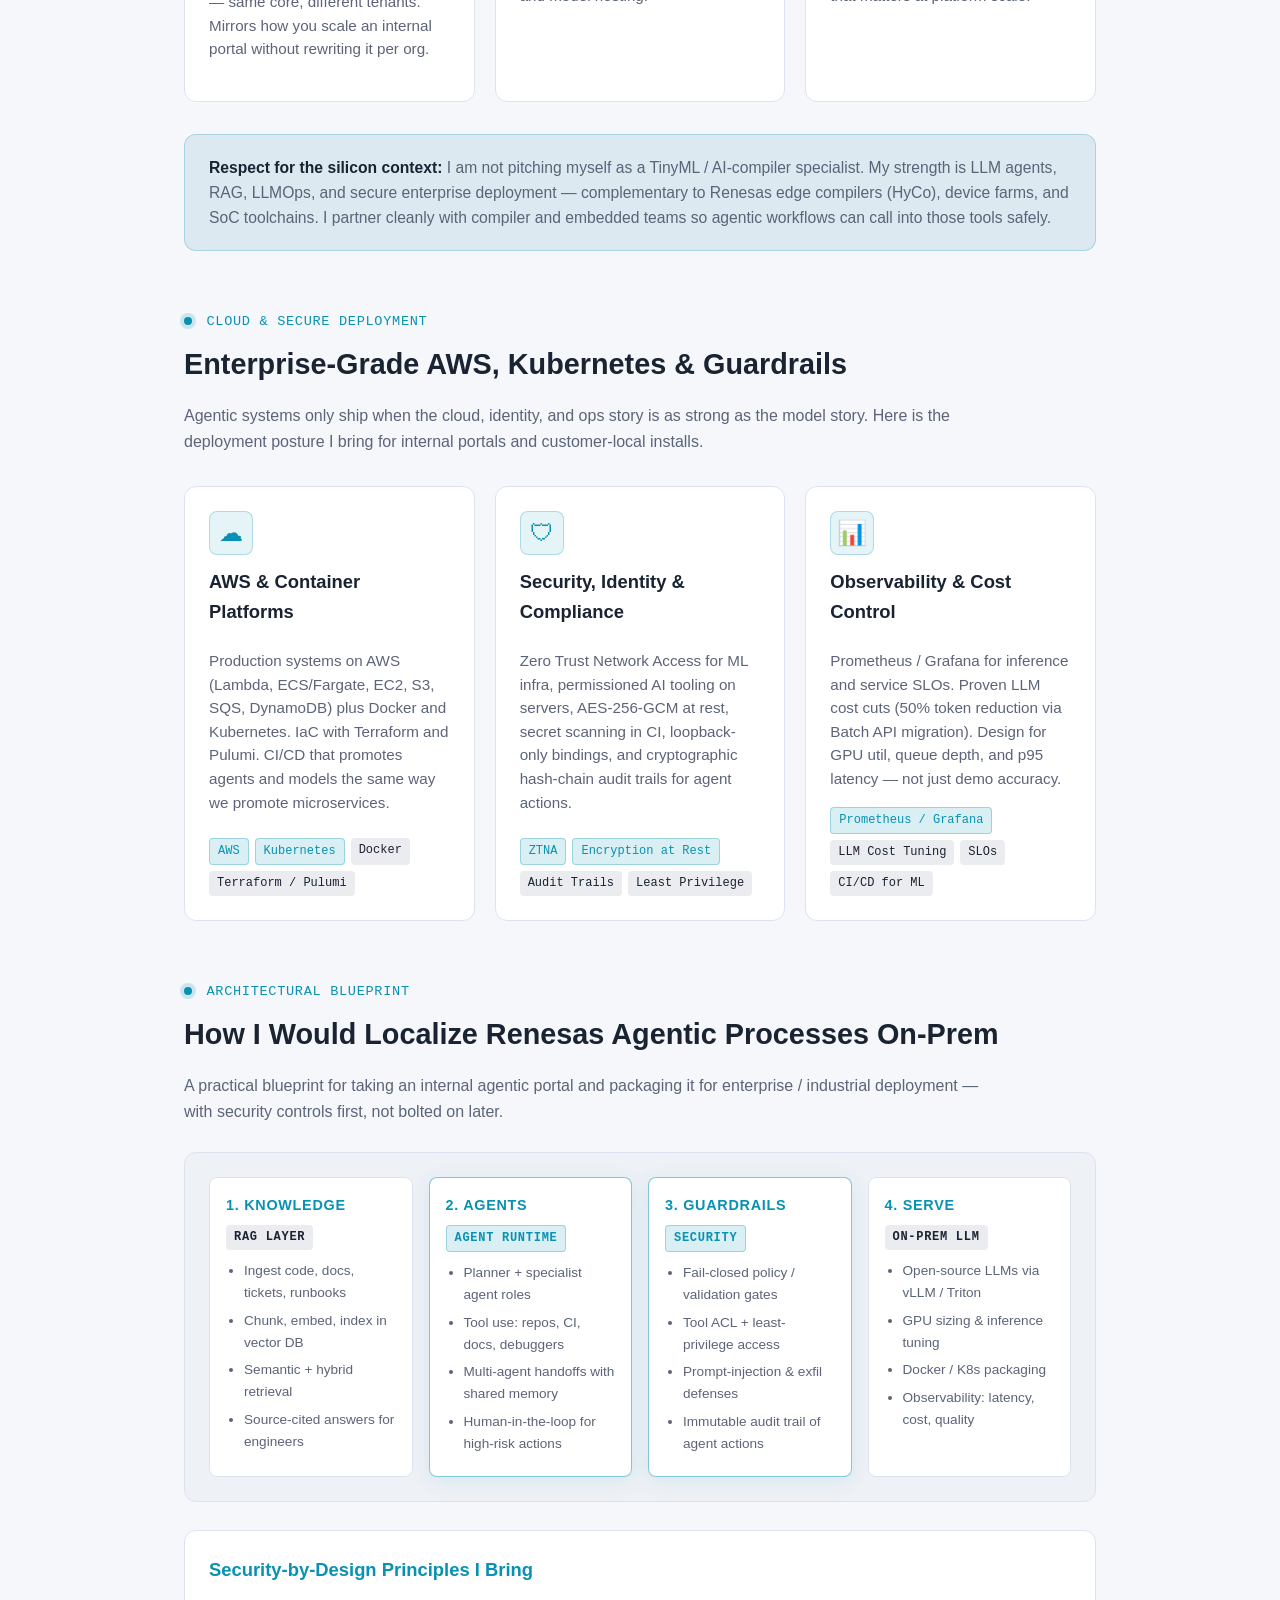
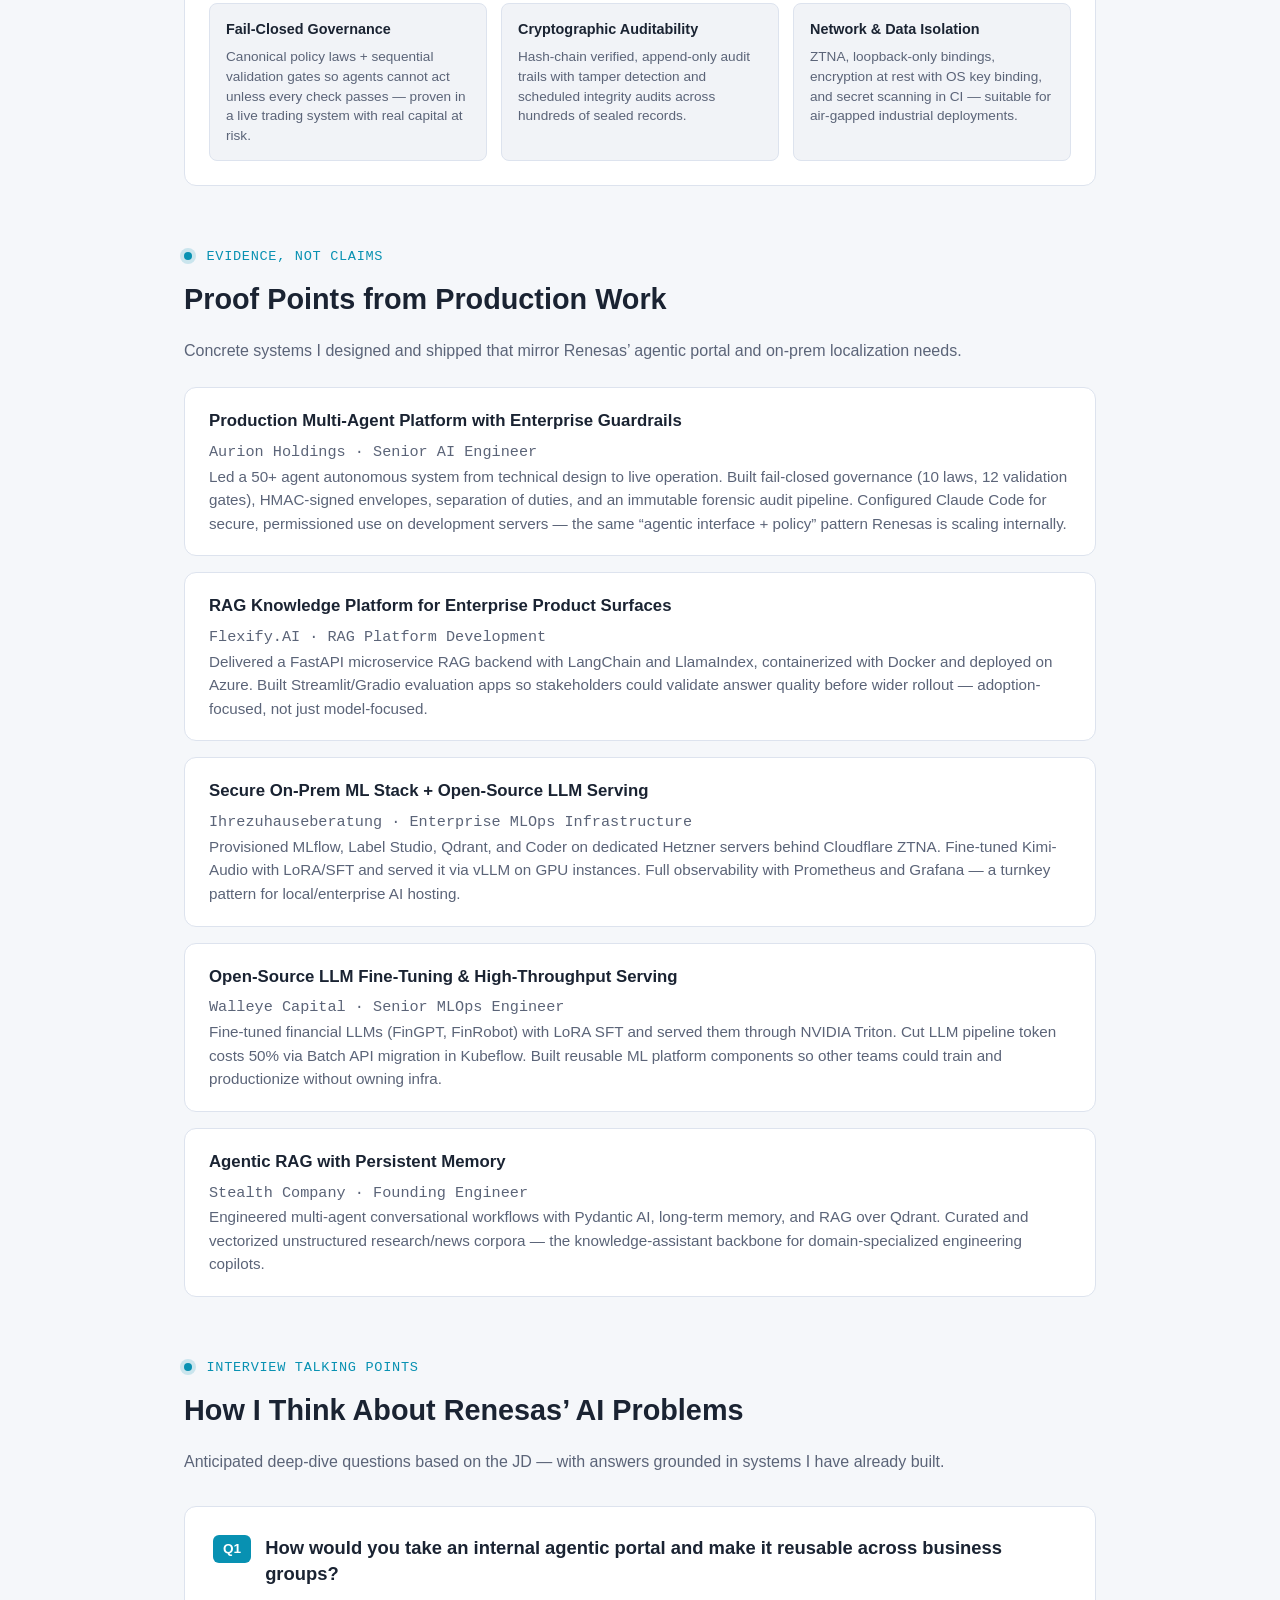
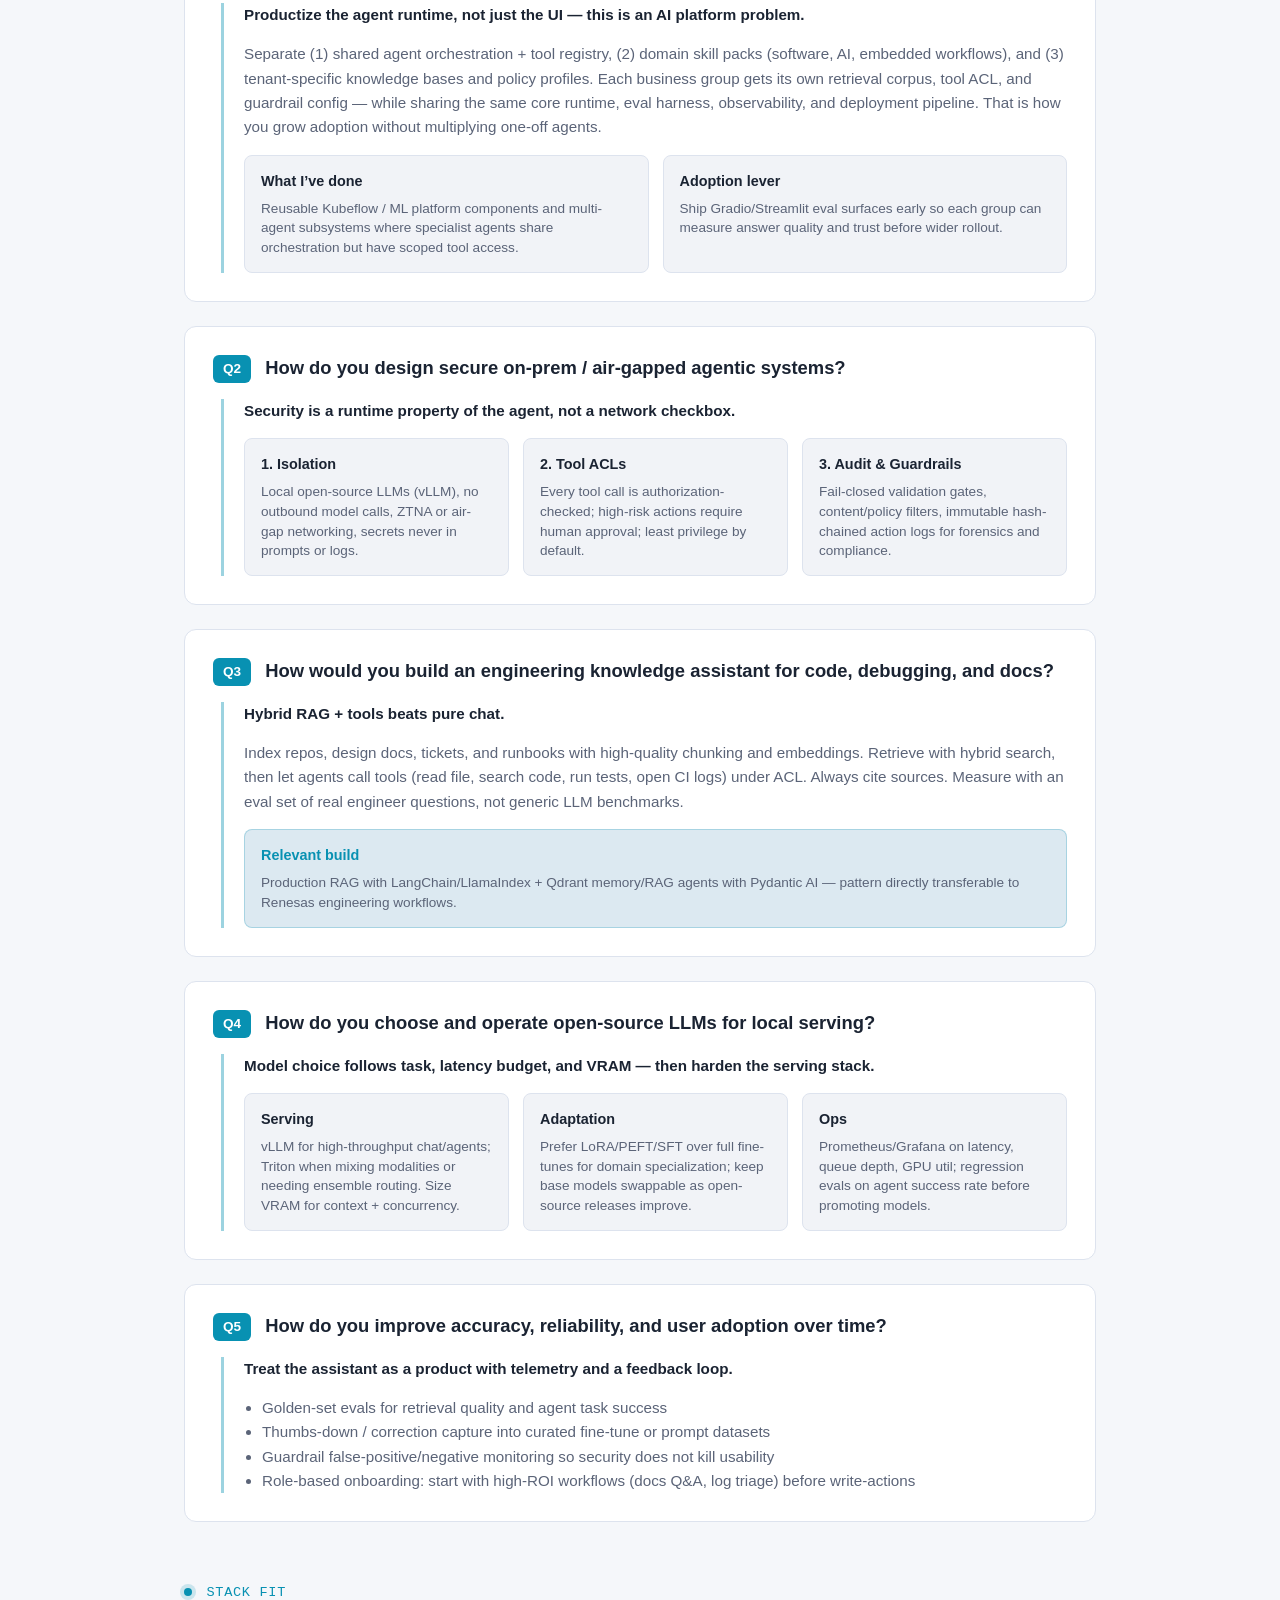
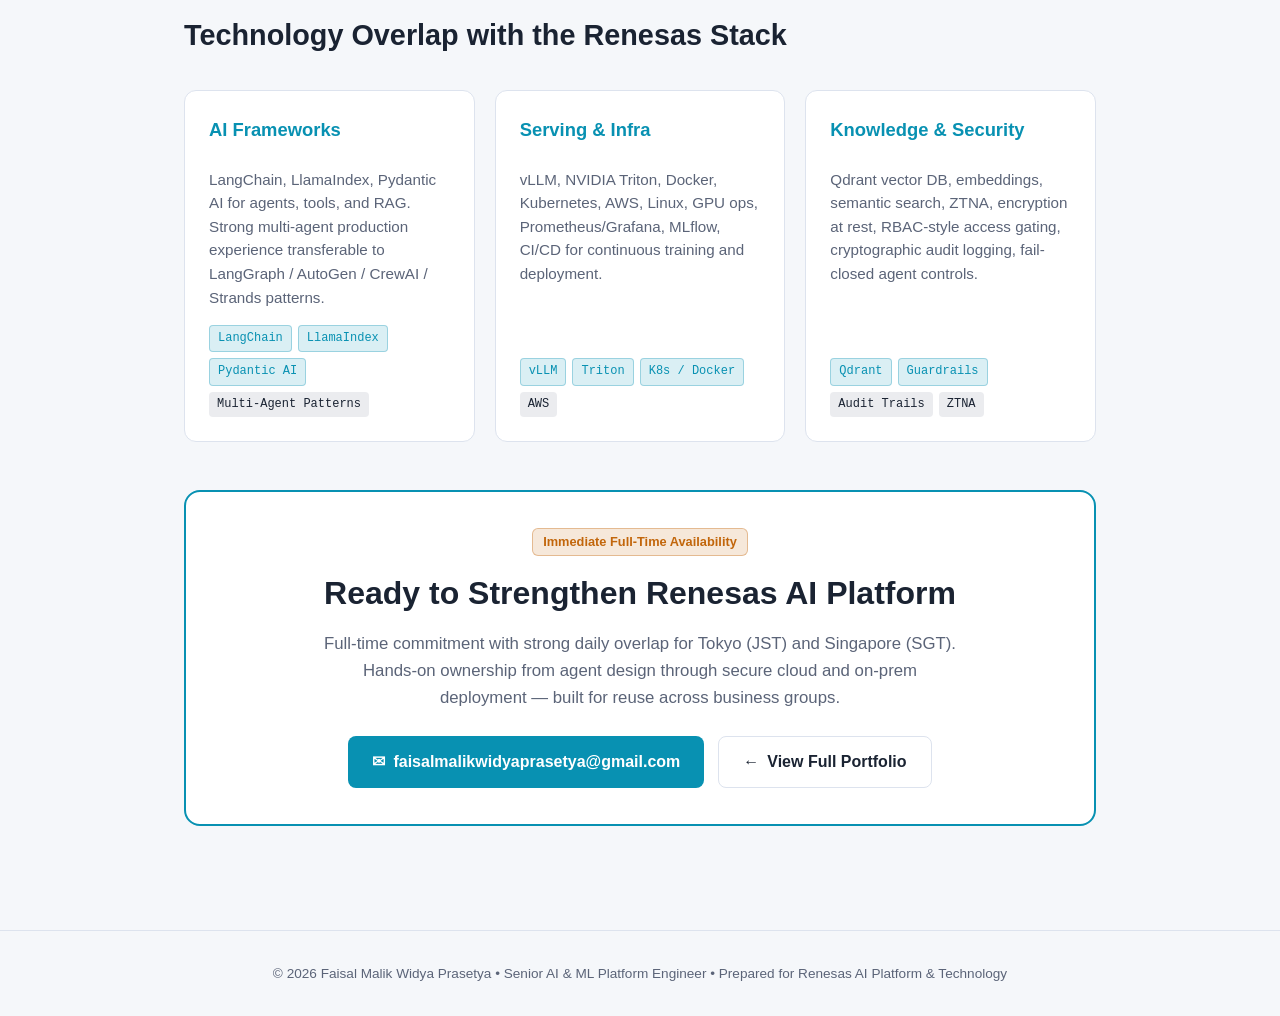
<file: renesas/index.html>
<!DOCTYPE html>
<html lang="en">
<head>
<meta charset="UTF-8">
<meta name="viewport" content="width=device-width, initial-scale=1.0">
<title>Faisal Prasetya &mdash; Candidate Pitch for Renesas Senior AI Agent Engineer</title>
<meta name="description" content="Personalized pitch for Renesas: Senior AI Agent Engineer for enterprise &amp; secure deployment — agentic systems, RAG, local/on-prem LLMs, guardrails, and engineering productivity assistants.">
<meta name="theme-color" content="#0f1420">

<meta property="og:type" content="website">
<meta property="og:title" content="Faisal Prasetya &mdash; Senior AI Agent Engineer Pitch for Renesas">
<meta property="og:description" content="Building secure, on-prem agentic AI assistants that help Renesas engineers develop, optimize, deploy, and troubleshoot faster.">

<link rel="icon" type="image/svg+xml" href="../assets/favicon.svg">
<link rel="stylesheet" href="../css/style.css">

<style>
.hero-tagline {
  display: inline-flex;
  align-items: center;
  gap: 8px;
  flex-wrap: wrap;
  background: color-mix(in srgb, var(--accent) 12%, transparent);
  color: var(--accent);
  padding: 6px 14px;
  border-radius: 999px;
  font-size: 0.85rem;
  font-weight: 600;
  border: 1px solid color-mix(in srgb, var(--accent) 30%, transparent);
  margin-bottom: 20px;
}

.renesas-badge {
  background: color-mix(in srgb, var(--accent-2) 15%, transparent);
  color: var(--accent-2);
  border: 1px solid color-mix(in srgb, var(--accent-2) 35%, transparent);
  padding: 3px 10px;
  border-radius: 6px;
  font-size: 0.8rem;
  font-weight: 600;
  display: inline-block;
}

.match-grid {
  display: grid;
  grid-template-columns: repeat(auto-fit, minmax(280px, 1fr));
  gap: 20px;
  margin: 32px 0;
}

.match-card {
  background: var(--panel);
  border: 1px solid var(--panel-border);
  border-radius: 12px;
  padding: 24px;
  transition: transform 0.2s ease, border-color 0.2s ease;
  display: flex;
  flex-direction: column;
}

.match-card:hover {
  transform: translateY(-3px);
  border-color: var(--accent);
}

.match-card-icon {
  font-size: 1.5rem;
  margin-bottom: 12px;
  display: inline-flex;
  width: 44px;
  height: 44px;
  align-items: center;
  justify-content: center;
  border-radius: 8px;
  background: color-mix(in srgb, var(--accent) 10%, transparent);
  color: var(--accent);
  border: 1px solid color-mix(in srgb, var(--accent) 25%, transparent);
}

.match-card h3 {
  margin-top: 0;
  margin-bottom: 8px;
  font-size: 1.15rem;
}

.match-card p {
  color: var(--text-muted);
  font-size: 0.95rem;
  line-height: 1.55;
  margin-bottom: 16px;
}

.match-card .tech-pills {
  margin-top: auto;
  display: flex;
  flex-wrap: wrap;
  gap: 6px;
}

.pill {
  font-size: 0.75rem;
  padding: 3px 8px;
  background: color-mix(in srgb, var(--text-muted) 12%, transparent);
  border-radius: 4px;
  color: var(--text);
  font-family: ui-monospace, monospace;
}

.pill.accent {
  background: color-mix(in srgb, var(--accent) 15%, transparent);
  color: var(--accent);
  border: 1px solid color-mix(in srgb, var(--accent) 30%, transparent);
}

.architecture-diagram {
  background: var(--bg-alt);
  border: 1px solid var(--panel-border);
  border-radius: 12px;
  padding: 24px;
  margin: 28px 0;
  overflow-x: auto;
}

.arch-flow {
  display: grid;
  grid-template-columns: repeat(4, 1fr);
  gap: 16px;
  min-width: 720px;
}

@media (max-width: 768px) {
  .arch-flow {
    grid-template-columns: 1fr;
    min-width: unset;
  }
}

.arch-stage {
  background: var(--panel);
  border: 1px solid var(--panel-border);
  border-radius: 8px;
  padding: 16px;
  display: flex;
  flex-direction: column;
}

.arch-stage.highlight {
  border-color: color-mix(in srgb, var(--accent) 50%, transparent);
  box-shadow: 0 4px 20px color-mix(in srgb, var(--accent) 10%, transparent);
}

.arch-stage-header {
  font-weight: 700;
  font-size: 0.9rem;
  color: var(--accent);
  margin-bottom: 10px;
  text-transform: uppercase;
  letter-spacing: 0.05em;
  display: flex;
  align-items: center;
  justify-content: space-between;
  gap: 8px;
  flex-wrap: wrap;
}

.arch-stage ul {
  margin: 0;
  padding-left: 18px;
  font-size: 0.85rem;
  color: var(--text-muted);
}

.arch-stage ul li {
  margin-bottom: 6px;
}

.proof-list {
  list-style: none;
  padding: 0;
  margin: 24px 0 0 0;
  display: flex;
  flex-direction: column;
  gap: 16px;
}

.proof-item {
  background: var(--panel);
  border: 1px solid var(--panel-border);
  border-radius: 12px;
  padding: 20px 24px;
}

.proof-item h3 {
  margin: 0 0 6px 0;
  font-size: 1.05rem;
}

.proof-meta {
  font-size: 0.8rem;
  color: var(--accent);
  font-family: ui-monospace, monospace;
  margin-bottom: 10px;
}

.proof-item p {
  margin: 0;
  color: var(--text-muted);
  font-size: 0.95rem;
  line-height: 1.55;
}

.qa-card {
  background: var(--panel);
  border: 1px solid var(--panel-border);
  border-radius: 12px;
  padding: 28px;
  margin-bottom: 24px;
}

.qa-question {
  display: flex;
  align-items: flex-start;
  gap: 14px;
  margin-bottom: 16px;
}

.qa-q-badge {
  background: var(--accent);
  color: var(--accent-contrast);
  font-weight: 800;
  font-size: 0.85rem;
  padding: 3px 10px;
  border-radius: 6px;
  flex-shrink: 0;
}

.qa-q-text {
  font-size: 1.15rem;
  font-weight: 700;
  color: var(--text);
  margin: 0;
  line-height: 1.4;
}

.qa-answer {
  border-left: 3px solid color-mix(in srgb, var(--accent) 40%, transparent);
  padding-left: 20px;
  margin-left: 8px;
  color: var(--text-muted);
  font-size: 0.95rem;
}

.qa-answer strong {
  color: var(--text);
}

.qa-point-grid {
  display: grid;
  grid-template-columns: repeat(auto-fit, minmax(240px, 1fr));
  gap: 14px;
  margin-top: 14px;
}

.qa-point-box {
  background: color-mix(in srgb, var(--bg-alt) 80%, transparent);
  border: 1px solid var(--panel-border);
  border-radius: 8px;
  padding: 14px 16px;
}

.qa-point-box h4 {
  margin: 0 0 6px 0;
  font-size: 0.9rem;
  color: var(--text);
}

.qa-point-box p {
  margin: 0;
  font-size: 0.85rem;
  color: var(--text-muted);
  line-height: 1.45;
}

.speed-metric-banner {
  background: linear-gradient(135deg, color-mix(in srgb, var(--panel) 90%, transparent), color-mix(in srgb, var(--accent) 15%, transparent));
  border: 1px solid color-mix(in srgb, var(--accent) 30%, transparent);
  border-radius: 12px;
  padding: 24px;
  margin: 32px 0;
  display: grid;
  grid-template-columns: repeat(auto-fit, minmax(160px, 1fr));
  gap: 20px;
  text-align: center;
}

.metric-item .val {
  font-size: 2rem;
  font-weight: 800;
  color: var(--accent);
  font-family: ui-monospace, monospace;
}

.metric-item .lbl {
  font-size: 0.85rem;
  color: var(--text-muted);
  margin-top: 4px;
}

.jd-map {
  display: grid;
  grid-template-columns: repeat(auto-fit, minmax(260px, 1fr));
  gap: 12px;
  margin: 24px 0;
}

.jd-row {
  display: flex;
  align-items: flex-start;
  gap: 12px;
  background: var(--panel);
  border: 1px solid var(--panel-border);
  border-radius: 10px;
  padding: 14px 16px;
}

.jd-check {
  flex-shrink: 0;
  width: 22px;
  height: 22px;
  border-radius: 50%;
  background: color-mix(in srgb, var(--accent) 18%, transparent);
  color: var(--accent);
  display: inline-flex;
  align-items: center;
  justify-content: center;
  font-size: 0.75rem;
  font-weight: 800;
  margin-top: 2px;
}

.jd-row strong {
  display: block;
  font-size: 0.92rem;
  margin-bottom: 2px;
}

.jd-row span {
  font-size: 0.82rem;
  color: var(--text-muted);
  line-height: 1.4;
}

.cta-box {
  background: var(--panel);
  border: 2px solid var(--accent);
  border-radius: 16px;
  padding: 36px;
  text-align: center;
  margin: 48px 0 24px 0;
}

.btn-group {
  display: flex;
  gap: 14px;
  justify-content: center;
  flex-wrap: wrap;
  margin-top: 20px;
}

.btn-primary {
  background: var(--accent);
  color: var(--accent-contrast);
  padding: 12px 24px;
  border-radius: 8px;
  font-weight: 700;
  text-decoration: none;
  display: inline-flex;
  align-items: center;
  gap: 8px;
  transition: opacity 0.2s ease, transform 0.2s ease;
}

.btn-primary:hover {
  opacity: 0.92;
  transform: translateY(-2px);
}

.btn-secondary {
  background: var(--panel);
  color: var(--text);
  border: 1px solid var(--panel-border);
  padding: 12px 24px;
  border-radius: 8px;
  font-weight: 600;
  text-decoration: none;
  display: inline-flex;
  align-items: center;
  gap: 8px;
  transition: background 0.2s ease;
}

.btn-secondary:hover {
  background: var(--bg-alt);
  border-color: var(--accent);
}

.nav-link-btn {
  font-size: 0.85rem;
  color: var(--text-muted);
  text-decoration: none;
  padding: 6px 12px;
  border-radius: 6px;
  transition: color 0.2s ease, background 0.2s ease;
}

.nav-link-btn:hover {
  color: var(--text);
  background: var(--panel);
}

.value-callout {
  background: color-mix(in srgb, var(--accent) 8%, var(--bg-alt));
  border: 1px solid color-mix(in srgb, var(--accent) 25%, transparent);
  border-radius: 12px;
  padding: 20px 24px;
  margin: 24px 0;
}

.value-callout p {
  margin: 0;
  color: var(--text-muted);
  font-size: 0.98rem;
  line-height: 1.6;
}

.value-callout strong {
  color: var(--text);
}
</style>

<script>
  (function () {
    var stored = localStorage.getItem("theme");
    var theme = stored || (window.matchMedia("(prefers-color-scheme: light)").matches ? "light" : "dark");
    document.documentElement.setAttribute("data-theme", theme);
  })();
</script>
</head>
<body>
<a class="skip-link" href="#main">Skip to content</a>

<header class="site-header">
  <div class="wrap header-inner">
    <a class="brand" href="../index.html">
      <span class="brand-node" aria-hidden="true"></span>
      <span class="brand-text">Faisal Prasetya</span>
    </a>
    <nav class="site-nav" aria-label="Primary">
      <a class="nav-link-btn" href="#fit">Why Renesas</a>
      <a class="nav-link-btn" href="#platform">AI Platform</a>
      <a class="nav-link-btn" href="#cloud">Cloud &amp; Security</a>
      <a class="nav-link-btn" href="#architecture">Architecture</a>
      <a class="nav-link-btn" href="#proof">Proof Points</a>
      <a class="nav-link-btn" href="#deep-dive">Deep-Dive</a>
      <a class="nav-link-btn" href="#contact">Contact</a>
      <button id="theme-toggle" class="theme-toggle" type="button" aria-label="Toggle light/dark theme">
        <svg class="icon icon-sun" viewBox="0 0 24 24" aria-hidden="true"><circle cx="12" cy="12" r="4"/><path d="M12 2v2M12 20v2M4.9 4.9l1.4 1.4M17.7 17.7l1.4 1.4M2 12h2M20 12h2M4.9 19.1l1.4-1.4M17.7 6.3l1.4-1.4"/></svg>
        <svg class="icon icon-moon" viewBox="0 0 24 24" aria-hidden="true"><path d="M21 12.8A9 9 0 1 1 11.2 3 7 7 0 0 0 21 12.8Z"/></svg>
      </button>
    </nav>
  </div>
</header>

<main id="main" class="wrap" style="padding-top: 48px; padding-bottom: 80px;">

  <section class="pitch-hero">
    <div class="hero-tagline">
      <span class="node-dot"></span>
      <span>For Renesas AI Platform &amp; Technology &bull; Full-time &bull; Tokyo + Singapore Overlap</span>
      <span class="renesas-badge">Renesas Electronics</span>
    </div>
    <h1 style="font-size: clamp(2rem, 4vw, 3rem); font-weight: 800; line-height: 1.2; margin: 0 0 16px 0;">
      Agentic AI Infrastructure that <span style="color: var(--accent);">Scales Across Teams</span> &mdash; Securely, On Cloud or On-Prem
    </h1>
    <p style="font-size: 1.2rem; color: var(--text-muted); max-width: 860px; line-height: 1.6; margin-bottom: 28px;">
      Hello &mdash; I am <strong>Faisal Prasetya</strong>, a Senior AI &amp; ML Platform Engineer. I build the kind of
      systems Renesas AI Platform needs next: multi-agent assistants that raise engineering productivity,
      a reusable runtime other business groups can adopt, and secure deployment paths for enterprise and
      industrial customers who cannot leave their firewall. Hands-on from agent design through AWS/Kubernetes
      packaging, GPU serving, guardrails, and adoption.
    </p>

    <div class="speed-metric-banner">
      <div class="metric-item">
        <div class="val">50+</div>
        <div class="lbl">Specialized Agents in Production</div>
      </div>
      <div class="metric-item">
        <div class="val">7+ Yrs</div>
        <div class="lbl">AI / ML Platform Engineering</div>
      </div>
      <div class="metric-item">
        <div class="val">AWS</div>
        <div class="lbl">Cloud + On-Prem Secure Deploy</div>
      </div>
      <div class="metric-item">
        <div class="val">6h+</div>
        <div class="lbl">Overlap with JST &amp; SGT</div>
      </div>
    </div>
  </section>

  <section id="fit" style="margin-top: 56px;">
    <div class="section-label">
      <span class="node-dot"></span>
      <span class="mono" style="font-size: 0.85rem; letter-spacing: 0.05em; text-transform: uppercase; color: var(--accent);">Direct Alignment with JD</span>
    </div>
    <h2 style="font-size: 1.8rem; margin: 8px 0 16px 0;">Why I am the Senior AI Agent Engineer Renesas is Hiring</h2>
    <p style="color: var(--text-muted); max-width: 820px;">
      Renesas needs someone who can <strong>design agentic assistants for engineers</strong>, harden them for
      <strong>enterprise and air-gapped deployment</strong>, and make them reliable enough for industrial adoption.
      My recent work maps to that mandate end-to-end.
    </p>

    <div class="value-callout">
      <p>
        <strong>Your problem statement, my operating model:</strong> Renesas already has an internal agentic
        interface that business groups want to reuse &mdash; and industrial customers need those agentic processes
        localized on-prem. That is a <em>platform</em> problem, not a demo problem: shared orchestration,
        tenant-scoped knowledge and tool ACLs, cloud-grade ops where allowed, and air-gapped packaging where
        required. I build multi-agent systems with fail-closed guardrails, RAG over enterprise knowledge, and
        GPU-backed open-source LLM serving &mdash; then harden and productize them so other teams can adopt safely.
      </p>
    </div>

    <div class="match-grid">
      <div class="match-card">
        <div class="match-card-icon">&#x1F916;</div>
        <h3>Agentic Systems &amp; Multi-Agent Design</h3>
        <p>Designed and launched a production autonomous platform with 50+ specialized agents, 28 subsystems, and tool-using workflows (Pydantic AI). Built conversational agents that plan, call tools, and execute with policy gates &mdash; the same pattern Renesas needs for engineering assistants.</p>
        <div class="tech-pills">
          <span class="pill accent">Multi-Agent</span>
          <span class="pill accent">Tool Use / Function Calling</span>
          <span class="pill">Pydantic AI</span>
          <span class="pill">Autonomous Planning</span>
        </div>
      </div>

      <div class="match-card">
        <div class="match-card-icon">&#x1F4D6;</div>
        <h3>RAG &amp; Enterprise Knowledge Assistants</h3>
        <p>Shipped production RAG backends with LangChain, LlamaIndex, FastAPI, and Qdrant vector search. Built pipelines that ingest, embed, and retrieve unstructured knowledge for semantic Q&amp;A &mdash; ready to power code, docs, and troubleshooting assistants.</p>
        <div class="tech-pills">
          <span class="pill accent">RAG</span>
          <span class="pill accent">LangChain / LlamaIndex</span>
          <span class="pill">Qdrant</span>
          <span class="pill">Semantic Search</span>
        </div>
      </div>

      <div class="match-card">
        <div class="match-card-icon">&#x1F6E1;</div>
        <h3>Secure Local / On-Prem AI</h3>
        <p>Deployed full ML stacks on dedicated servers with Cloudflare Zero Trust (no public ports), permissioned Claude Code environments, AES-256-GCM encryption at rest, cryptographic audit trails, and fail-closed governance &mdash; the security posture industrial on-prem needs.</p>
        <div class="tech-pills">
          <span class="pill accent">On-Prem / Air-Gapped Ready</span>
          <span class="pill accent">Guardrails &amp; Policy Gates</span>
          <span class="pill">ZTNA</span>
          <span class="pill">Audit Logging</span>
        </div>
      </div>

      <div class="match-card">
        <div class="match-card-icon">&#x26A1;</div>
        <h3>LLM Serving &amp; GPU Inference</h3>
        <p>Serve open-source models in production with vLLM and NVIDIA Triton. Fine-tune via LoRA/PEFT/SFT (FinGPT, FinRobot, Kimi-Audio, pathology foundation models). Operate GPU infrastructure with monitoring via Prometheus / Grafana.</p>
        <div class="tech-pills">
          <span class="pill accent">vLLM</span>
          <span class="pill accent">NVIDIA Triton</span>
          <span class="pill">Open-Source LLMs</span>
          <span class="pill">GPU Ops</span>
        </div>
      </div>

      <div class="match-card">
        <div class="match-card-icon">&#x2699;</div>
        <h3>AI-Assisted Engineering Workflows</h3>
        <p>Build assistants that accelerate code generation, debugging, documentation, and evaluation loops. Integrated agentic tooling into real engineering environments with access control &mdash; not demos, but systems other engineers actually use.</p>
        <div class="tech-pills">
          <span class="pill accent">Dev Tooling Integration</span>
          <span class="pill">Eval Apps</span>
          <span class="pill">Streamlit / Gradio</span>
          <span class="pill">CI/CD for ML</span>
        </div>
      </div>

      <div class="match-card">
        <div class="match-card-icon">&#x1F310;</div>
        <h3>Enterprise Delivery &amp; Japan Overlap</h3>
        <p>Full-time availability with 6+ hours daily overlap with Japan (JST). Comfortable in AWS, Docker, Kubernetes, and Linux. Experience partnering with product, research, and engineering stakeholders from design through launch.</p>
        <div class="tech-pills">
          <span class="pill accent">JST Overlap (6h+)</span>
          <span class="pill accent">Full-Time</span>
          <span class="pill">AWS / K8s / Docker</span>
          <span class="pill">Autonomous Delivery</span>
        </div>
      </div>
    </div>
  </section>

  <section id="jd-map" style="margin-top: 48px;">
    <div class="section-label">
      <span class="node-dot"></span>
      <span class="mono" style="font-size: 0.85rem; letter-spacing: 0.05em; text-transform: uppercase; color: var(--accent);">Responsibilities Checklist</span>
    </div>
    <h2 style="font-size: 1.6rem; margin: 8px 0 8px 0;">Mapped to Every Key Responsibility</h2>
    <div class="jd-map">
      <div class="jd-row">
        <span class="jd-check">&#10003;</span>
        <div><strong>Local AI agents &amp; LLM apps</strong><span>Multi-agent platforms + conversational tool-using agents in production</span></div>
      </div>
      <div class="jd-row">
        <span class="jd-check">&#10003;</span>
        <div><strong>RAG &amp; knowledge assistants</strong><span>LangChain / LlamaIndex / Qdrant RAG backends for enterprise use</span></div>
      </div>
      <div class="jd-row">
        <span class="jd-check">&#10003;</span>
        <div><strong>AI-assisted coding workflows</strong><span>Agents for planning, execution, docs, and debugging acceleration</span></div>
      </div>
      <div class="jd-row">
        <span class="jd-check">&#10003;</span>
        <div><strong>Tool &amp; repo integration</strong><span>Playwright, APIs, trading gateways, permissioned Claude Code on servers</span></div>
      </div>
      <div class="jd-row">
        <span class="jd-check">&#10003;</span>
        <div><strong>Train / optimize / deploy / validate</strong><span>LoRA/SFT fine-tuning, vLLM/Triton serving, eval UIs, MLOps CI/CD</span></div>
      </div>
      <div class="jd-row">
        <span class="jd-check">&#10003;</span>
        <div><strong>Secure on-prem &amp; air-gapped AI</strong><span>Dedicated servers, ZTNA, encryption, audit trails, fail-closed gates</span></div>
      </div>
      <div class="jd-row">
        <span class="jd-check">&#10003;</span>
        <div><strong>Accuracy, reliability, adoption</strong><span>Governance gates, monitoring, stakeholder eval loops, production usage</span></div>
      </div>
    </div>
  </section>

  <section id="platform" style="margin-top: 56px;">
    <div class="section-label">
      <span class="node-dot"></span>
      <span class="mono" style="font-size: 0.85rem; letter-spacing: 0.05em; text-transform: uppercase; color: var(--accent);">AI Platform Lens</span>
    </div>
    <h2 style="font-size: 1.8rem; margin: 8px 0 16px 0;">How I Accelerate a Unified AI Platform Mandate</h2>
    <p style="color: var(--text-muted); max-width: 820px;">
      Renesas is building consistent AI infrastructure so intelligence shows up across products and internal
      engineering workflows. My contribution is the <strong>agentic application layer + secure serving path</strong>:
      assistants that help software, AI, and embedded engineers move faster &mdash; without fragmenting into
      one-off chatbots per business unit.
    </p>

    <div class="match-grid">
      <div class="match-card">
        <h3 style="color: var(--accent);">1. Productize the agent runtime</h3>
        <p>Shared planner, tool registry, memory, and eval harness. Business groups plug in domain skill packs and knowledge corpora &mdash; same core, different tenants. Mirrors how you scale an internal portal without rewriting it per org.</p>
      </div>
      <div class="match-card">
        <h3 style="color: var(--accent);">2. Dual-path deployment</h3>
        <p>Cloud / VPC for internal productivity (AWS, K8s, observability). Local / on-prem / air-gapped packages for industrial customers. Same agent contracts; different trust boundaries and model hosting.</p>
      </div>
      <div class="match-card">
        <h3 style="color: var(--accent);">3. Adoption over novelty</h3>
        <p>Golden-set evals, Gradio/Streamlit feedback loops, citation-backed RAG, and fail-closed tool gates so engineers trust the assistant enough to use it daily &mdash; the metric that matters at platform scale.</p>
      </div>
    </div>

    <div class="value-callout">
      <p>
        <strong>Respect for the silicon context:</strong> I am not pitching myself as a TinyML / AI-compiler specialist.
        My strength is LLM agents, RAG, LLMOps, and secure enterprise deployment &mdash; complementary to Renesas edge
        compilers (HyCo), device farms, and SoC toolchains. I partner cleanly with compiler and embedded teams
        so agentic workflows can call into those tools safely.
      </p>
    </div>
  </section>

  <section id="cloud" style="margin-top: 56px;">
    <div class="section-label">
      <span class="node-dot"></span>
      <span class="mono" style="font-size: 0.85rem; letter-spacing: 0.05em; text-transform: uppercase; color: var(--accent);">Cloud &amp; Secure Deployment</span>
    </div>
    <h2 style="font-size: 1.8rem; margin: 8px 0 16px 0;">Enterprise-Grade AWS, Kubernetes &amp; Guardrails</h2>
    <p style="color: var(--text-muted); max-width: 820px;">
      Agentic systems only ship when the cloud, identity, and ops story is as strong as the model story.
      Here is the deployment posture I bring for internal portals and customer-local installs.
    </p>

    <div class="match-grid">
      <div class="match-card">
        <div class="match-card-icon">&#x2601;</div>
        <h3>AWS &amp; Container Platforms</h3>
        <p>Production systems on AWS (Lambda, ECS/Fargate, EC2, S3, SQS, DynamoDB) plus Docker and Kubernetes. IaC with Terraform and Pulumi. CI/CD that promotes agents and models the same way we promote microservices.</p>
        <div class="tech-pills">
          <span class="pill accent">AWS</span>
          <span class="pill accent">Kubernetes</span>
          <span class="pill">Docker</span>
          <span class="pill">Terraform / Pulumi</span>
        </div>
      </div>
      <div class="match-card">
        <div class="match-card-icon">&#x1F6E1;</div>
        <h3>Security, Identity &amp; Compliance</h3>
        <p>Zero Trust Network Access for ML infra, permissioned AI tooling on servers, AES-256-GCM at rest, secret scanning in CI, loopback-only bindings, and cryptographic hash-chain audit trails for agent actions.</p>
        <div class="tech-pills">
          <span class="pill accent">ZTNA</span>
          <span class="pill accent">Encryption at Rest</span>
          <span class="pill">Audit Trails</span>
          <span class="pill">Least Privilege</span>
        </div>
      </div>
      <div class="match-card">
        <div class="match-card-icon">&#x1F4CA;</div>
        <h3>Observability &amp; Cost Control</h3>
        <p>Prometheus / Grafana for inference and service SLOs. Proven LLM cost cuts (50% token reduction via Batch API migration). Design for GPU util, queue depth, and p95 latency &mdash; not just demo accuracy.</p>
        <div class="tech-pills">
          <span class="pill accent">Prometheus / Grafana</span>
          <span class="pill">LLM Cost Tuning</span>
          <span class="pill">SLOs</span>
          <span class="pill">CI/CD for ML</span>
        </div>
      </div>
    </div>
  </section>

  <section id="architecture" style="margin-top: 56px;">
    <div class="section-label">
      <span class="node-dot"></span>
      <span class="mono" style="font-size: 0.85rem; letter-spacing: 0.05em; text-transform: uppercase; color: var(--accent);">Architectural Blueprint</span>
    </div>
    <h2 style="font-size: 1.8rem; margin: 8px 0 16px 0;">How I Would Localize Renesas Agentic Processes On-Prem</h2>
    <p style="color: var(--text-muted); max-width: 820px;">
      A practical blueprint for taking an internal agentic portal and packaging it for enterprise / industrial
      deployment &mdash; with security controls first, not bolted on later.
    </p>

    <div class="architecture-diagram">
      <div class="arch-flow">
        <div class="arch-stage">
          <div class="arch-stage-header">
            <span>1. Knowledge</span>
            <span class="pill">RAG Layer</span>
          </div>
          <ul>
            <li>Ingest code, docs, tickets, runbooks</li>
            <li>Chunk, embed, index in vector DB</li>
            <li>Semantic + hybrid retrieval</li>
            <li>Source-cited answers for engineers</li>
          </ul>
        </div>

        <div class="arch-stage highlight">
          <div class="arch-stage-header">
            <span>2. Agents</span>
            <span class="pill accent">Agent Runtime</span>
          </div>
          <ul>
            <li>Planner + specialist agent roles</li>
            <li>Tool use: repos, CI, docs, debuggers</li>
            <li>Multi-agent handoffs with shared memory</li>
            <li>Human-in-the-loop for high-risk actions</li>
          </ul>
        </div>

        <div class="arch-stage highlight">
          <div class="arch-stage-header">
            <span>3. Guardrails</span>
            <span class="pill accent">Security</span>
          </div>
          <ul>
            <li>Fail-closed policy / validation gates</li>
            <li>Tool ACL + least-privilege access</li>
            <li>Prompt-injection &amp; exfil defenses</li>
            <li>Immutable audit trail of agent actions</li>
          </ul>
        </div>

        <div class="arch-stage">
          <div class="arch-stage-header">
            <span>4. Serve</span>
            <span class="pill">On-Prem LLM</span>
          </div>
          <ul>
            <li>Open-source LLMs via vLLM / Triton</li>
            <li>GPU sizing &amp; inference tuning</li>
            <li>Docker / K8s packaging</li>
            <li>Observability: latency, cost, quality</li>
          </ul>
        </div>
      </div>
    </div>

    <div style="background: var(--panel); border: 1px solid var(--panel-border); border-radius: 12px; padding: 24px; margin-top: 8px;">
      <h3 style="margin-top: 0; font-size: 1.15rem; color: var(--accent);">Security-by-Design Principles I Bring</h3>
      <div class="qa-point-grid">
        <div class="qa-point-box">
          <h4>Fail-Closed Governance</h4>
          <p>Canonical policy laws + sequential validation gates so agents cannot act unless every check passes &mdash; proven in a live trading system with real capital at risk.</p>
        </div>
        <div class="qa-point-box">
          <h4>Cryptographic Auditability</h4>
          <p>Hash-chain verified, append-only audit trails with tamper detection and scheduled integrity audits across hundreds of sealed records.</p>
        </div>
        <div class="qa-point-box">
          <h4>Network &amp; Data Isolation</h4>
          <p>ZTNA, loopback-only bindings, encryption at rest with OS key binding, and secret scanning in CI &mdash; suitable for air-gapped industrial deployments.</p>
        </div>
      </div>
    </div>
  </section>

  <section id="proof" style="margin-top: 56px;">
    <div class="section-label">
      <span class="node-dot"></span>
      <span class="mono" style="font-size: 0.85rem; letter-spacing: 0.05em; text-transform: uppercase; color: var(--accent);">Evidence, Not Claims</span>
    </div>
    <h2 style="font-size: 1.8rem; margin: 8px 0 16px 0;">Proof Points from Production Work</h2>
    <p style="color: var(--text-muted); max-width: 820px;">
      Concrete systems I designed and shipped that mirror Renesas&rsquo; agentic portal and on-prem localization needs.
    </p>

    <ul class="proof-list">
      <li class="proof-item">
        <h3>Production Multi-Agent Platform with Enterprise Guardrails</h3>
        <p class="proof-meta">Aurion Holdings &middot; Senior AI Engineer</p>
        <p>
          Led a 50+ agent autonomous system from technical design to live operation. Built fail-closed governance
          (10 laws, 12 validation gates), HMAC-signed envelopes, separation of duties, and an immutable forensic
          audit pipeline. Configured Claude Code for secure, permissioned use on development servers &mdash; the
          same &ldquo;agentic interface + policy&rdquo; pattern Renesas is scaling internally.
        </p>
      </li>
      <li class="proof-item">
        <h3>RAG Knowledge Platform for Enterprise Product Surfaces</h3>
        <p class="proof-meta">Flexify.AI &middot; RAG Platform Development</p>
        <p>
          Delivered a FastAPI microservice RAG backend with LangChain and LlamaIndex, containerized with Docker
          and deployed on Azure. Built Streamlit/Gradio evaluation apps so stakeholders could validate answer
          quality before wider rollout &mdash; adoption-focused, not just model-focused.
        </p>
      </li>
      <li class="proof-item">
        <h3>Secure On-Prem ML Stack + Open-Source LLM Serving</h3>
        <p class="proof-meta">Ihrezuhauseberatung &middot; Enterprise MLOps Infrastructure</p>
        <p>
          Provisioned MLflow, Label Studio, Qdrant, and Coder on dedicated Hetzner servers behind Cloudflare ZTNA.
          Fine-tuned Kimi-Audio with LoRA/SFT and served it via vLLM on GPU instances. Full observability with
          Prometheus and Grafana &mdash; a turnkey pattern for local/enterprise AI hosting.
        </p>
      </li>
      <li class="proof-item">
        <h3>Open-Source LLM Fine-Tuning &amp; High-Throughput Serving</h3>
        <p class="proof-meta">Walleye Capital &middot; Senior MLOps Engineer</p>
        <p>
          Fine-tuned financial LLMs (FinGPT, FinRobot) with LoRA SFT and served them through NVIDIA Triton.
          Cut LLM pipeline token costs 50% via Batch API migration in Kubeflow. Built reusable ML platform
          components so other teams could train and productionize without owning infra.
        </p>
      </li>
      <li class="proof-item">
        <h3>Agentic RAG with Persistent Memory</h3>
        <p class="proof-meta">Stealth Company &middot; Founding Engineer</p>
        <p>
          Engineered multi-agent conversational workflows with Pydantic AI, long-term memory, and RAG over Qdrant.
          Curated and vectorized unstructured research/news corpora &mdash; the knowledge-assistant backbone for
          domain-specialized engineering copilots.
        </p>
      </li>
    </ul>
  </section>

  <section id="deep-dive" style="margin-top: 56px;">
    <div class="section-label">
      <span class="node-dot"></span>
      <span class="mono" style="font-size: 0.85rem; letter-spacing: 0.05em; text-transform: uppercase; color: var(--accent);">Interview Talking Points</span>
    </div>
    <h2 style="font-size: 1.8rem; margin: 8px 0 16px 0;">How I Think About Renesas&rsquo; AI Problems</h2>
    <p style="color: var(--text-muted); max-width: 820px; margin-bottom: 32px;">
      Anticipated deep-dive questions based on the JD &mdash; with answers grounded in systems I have already built.
    </p>

    <div class="qa-card">
      <div class="qa-question">
        <span class="qa-q-badge">Q1</span>
        <h3 class="qa-q-text">How would you take an internal agentic portal and make it reusable across business groups?</h3>
      </div>
      <div class="qa-answer">
        <p><strong>Productize the agent runtime, not just the UI &mdash; this is an AI platform problem.</strong></p>
        <p>
          Separate (1) shared agent orchestration + tool registry, (2) domain skill packs (software, AI, embedded workflows),
          and (3) tenant-specific knowledge bases and policy profiles. Each business group gets its own retrieval corpus,
          tool ACL, and guardrail config &mdash; while sharing the same core runtime, eval harness, observability, and
          deployment pipeline. That is how you grow adoption without multiplying one-off agents.
        </p>
        <div class="qa-point-grid">
          <div class="qa-point-box">
            <h4>What I&rsquo;ve done</h4>
            <p>Reusable Kubeflow / ML platform components and multi-agent subsystems where specialist agents share orchestration but have scoped tool access.</p>
          </div>
          <div class="qa-point-box">
            <h4>Adoption lever</h4>
            <p>Ship Gradio/Streamlit eval surfaces early so each group can measure answer quality and trust before wider rollout.</p>
          </div>
        </div>
      </div>
    </div>

    <div class="qa-card">
      <div class="qa-question">
        <span class="qa-q-badge">Q2</span>
        <h3 class="qa-q-text">How do you design secure on-prem / air-gapped agentic systems?</h3>
      </div>
      <div class="qa-answer">
        <p><strong>Security is a runtime property of the agent, not a network checkbox.</strong></p>
        <div class="qa-point-grid">
          <div class="qa-point-box">
            <h4>1. Isolation</h4>
            <p>Local open-source LLMs (vLLM), no outbound model calls, ZTNA or air-gap networking, secrets never in prompts or logs.</p>
          </div>
          <div class="qa-point-box">
            <h4>2. Tool ACLs</h4>
            <p>Every tool call is authorization-checked; high-risk actions require human approval; least privilege by default.</p>
          </div>
          <div class="qa-point-box">
            <h4>3. Audit &amp; Guardrails</h4>
            <p>Fail-closed validation gates, content/policy filters, immutable hash-chained action logs for forensics and compliance.</p>
          </div>
        </div>
      </div>
    </div>

    <div class="qa-card">
      <div class="qa-question">
        <span class="qa-q-badge">Q3</span>
        <h3 class="qa-q-text">How would you build an engineering knowledge assistant for code, debugging, and docs?</h3>
      </div>
      <div class="qa-answer">
        <p><strong>Hybrid RAG + tools beats pure chat.</strong></p>
        <p>
          Index repos, design docs, tickets, and runbooks with high-quality chunking and embeddings. Retrieve with
          hybrid search, then let agents call tools (read file, search code, run tests, open CI logs) under ACL.
          Always cite sources. Measure with an eval set of real engineer questions, not generic LLM benchmarks.
        </p>
        <div class="qa-point-box" style="margin-top: 12px; background: color-mix(in srgb, var(--accent) 8%, var(--bg-alt)); border-color: color-mix(in srgb, var(--accent) 25%, transparent);">
          <h4 style="color: var(--accent);">Relevant build</h4>
          <p>Production RAG with LangChain/LlamaIndex + Qdrant memory/RAG agents with Pydantic AI &mdash; pattern directly transferable to Renesas engineering workflows.</p>
        </div>
      </div>
    </div>

    <div class="qa-card">
      <div class="qa-question">
        <span class="qa-q-badge">Q4</span>
        <h3 class="qa-q-text">How do you choose and operate open-source LLMs for local serving?</h3>
      </div>
      <div class="qa-answer">
        <p><strong>Model choice follows task, latency budget, and VRAM &mdash; then harden the serving stack.</strong></p>
        <div class="qa-point-grid">
          <div class="qa-point-box">
            <h4>Serving</h4>
            <p>vLLM for high-throughput chat/agents; Triton when mixing modalities or needing ensemble routing. Size VRAM for context + concurrency.</p>
          </div>
          <div class="qa-point-box">
            <h4>Adaptation</h4>
            <p>Prefer LoRA/PEFT/SFT over full fine-tunes for domain specialization; keep base models swappable as open-source releases improve.</p>
          </div>
          <div class="qa-point-box">
            <h4>Ops</h4>
            <p>Prometheus/Grafana on latency, queue depth, GPU util; regression evals on agent success rate before promoting models.</p>
          </div>
        </div>
      </div>
    </div>

    <div class="qa-card">
      <div class="qa-question">
        <span class="qa-q-badge">Q5</span>
        <h3 class="qa-q-text">How do you improve accuracy, reliability, and user adoption over time?</h3>
      </div>
      <div class="qa-answer">
        <p><strong>Treat the assistant as a product with telemetry and a feedback loop.</strong></p>
        <ul style="padding-left: 18px; margin: 0;">
          <li>Golden-set evals for retrieval quality and agent task success</li>
          <li>Thumbs-down / correction capture into curated fine-tune or prompt datasets</li>
          <li>Guardrail false-positive/negative monitoring so security does not kill usability</li>
          <li>Role-based onboarding: start with high-ROI workflows (docs Q&amp;A, log triage) before write-actions</li>
        </ul>
      </div>
    </div>
  </section>

  <section id="stack" style="margin-top: 56px;">
    <div class="section-label">
      <span class="node-dot"></span>
      <span class="mono" style="font-size: 0.85rem; letter-spacing: 0.05em; text-transform: uppercase; color: var(--accent);">Stack Fit</span>
    </div>
    <h2 style="font-size: 1.8rem; margin: 8px 0 16px 0;">Technology Overlap with the Renesas Stack</h2>
    <div class="match-grid">
      <div class="match-card">
        <h3 style="color: var(--accent);">AI Frameworks</h3>
        <p>LangChain, LlamaIndex, Pydantic AI for agents, tools, and RAG. Strong multi-agent production experience transferable to LangGraph / AutoGen / CrewAI / Strands patterns.</p>
        <div class="tech-pills">
          <span class="pill accent">LangChain</span>
          <span class="pill accent">LlamaIndex</span>
          <span class="pill accent">Pydantic AI</span>
          <span class="pill">Multi-Agent Patterns</span>
        </div>
      </div>
      <div class="match-card">
        <h3 style="color: var(--accent);">Serving &amp; Infra</h3>
        <p>vLLM, NVIDIA Triton, Docker, Kubernetes, AWS, Linux, GPU ops, Prometheus/Grafana, MLflow, CI/CD for continuous training and deployment.</p>
        <div class="tech-pills">
          <span class="pill accent">vLLM</span>
          <span class="pill accent">Triton</span>
          <span class="pill accent">K8s / Docker</span>
          <span class="pill">AWS</span>
        </div>
      </div>
      <div class="match-card">
        <h3 style="color: var(--accent);">Knowledge &amp; Security</h3>
        <p>Qdrant vector DB, embeddings, semantic search, ZTNA, encryption at rest, RBAC-style access gating, cryptographic audit logging, fail-closed agent controls.</p>
        <div class="tech-pills">
          <span class="pill accent">Qdrant</span>
          <span class="pill accent">Guardrails</span>
          <span class="pill">Audit Trails</span>
          <span class="pill">ZTNA</span>
        </div>
      </div>
    </div>
  </section>

  <section id="contact" class="cta-box">
    <div class="renesas-badge" style="margin-bottom: 12px;">Immediate Full-Time Availability</div>
    <h2 style="font-size: 2rem; margin: 0 0 12px 0;">Ready to Strengthen Renesas AI Platform</h2>
    <p style="color: var(--text-muted); max-width: 640px; margin: 0 auto 24px auto; font-size: 1.05rem;">
      Full-time commitment with strong daily overlap for Tokyo (JST) and Singapore (SGT). Hands-on ownership
      from agent design through secure cloud and on-prem deployment &mdash; built for reuse across business groups.
    </p>
    <div class="btn-group">
      <a href="mailto:faisalmalikwidyaprasetya@gmail.com" class="btn-primary">
        <span>&#x2709;</span> faisalmalikwidyaprasetya@gmail.com
      </a>
      <a href="../index.html" class="btn-secondary">
        <span>&larr;</span> View Full Portfolio
      </a>
    </div>
  </section>

</main>

<footer class="site-footer" style="border-top: 1px solid var(--panel-border); padding: 32px 0; text-align: center; color: var(--text-muted); font-size: 0.85rem;">
  <div class="wrap">
    <p>&copy; 2026 Faisal Malik Widya Prasetya &bull; Senior AI &amp; ML Platform Engineer &bull; Prepared for Renesas AI Platform &amp; Technology</p>
  </div>
</footer>

<script>
  const themeToggle = document.getElementById('theme-toggle');
  if (themeToggle) {
    themeToggle.addEventListener('click', () => {
      const current = document.documentElement.getAttribute('data-theme') || 'dark';
      const next = current === 'dark' ? 'light' : 'dark';
      document.documentElement.setAttribute('data-theme', next);
      localStorage.setItem('theme', next);
    });
  }
</script>

</body>
</html>
</file>
<file: css/style.css>
/* ---------- Design tokens ---------- */
:root,
:root[data-theme="dark"] {
  --bg: #0f1420;
  --bg-alt: #0b0f19;
  --panel: #161b2c;
  --panel-border: #232a40;
  --text: #e5e9f2;
  --text-muted: #9aa4bb;
  --accent: #4dd0e1;
  --accent-2: #ff9f43;
  --accent-contrast: #06131a;
  --shadow: 0 8px 30px rgba(0, 0, 0, 0.35);
  --graph-line: rgba(77, 208, 225, 0.35);
  --graph-node: #4dd0e1;
  --focus-ring: #ff9f43;
}

:root[data-theme="light"] {
  --bg: #f5f7fa;
  --bg-alt: #eef1f6;
  --panel: #ffffff;
  --panel-border: #dde3ee;
  --text: #1a2332;
  --text-muted: #5b6478;
  --accent: #0891b2;
  --accent-2: #c2660b;
  --accent-contrast: #ffffff;
  --shadow: 0 8px 30px rgba(20, 30, 60, 0.08);
  --graph-line: rgba(8, 145, 178, 0.25);
  --graph-node: #0891b2;
  --focus-ring: #c2660b;
}

@media (prefers-reduced-motion: reduce) {
  * { animation-duration: 0.001ms !important; animation-iteration-count: 1 !important; transition-duration: 0.001ms !important; }
}

/* ---------- Base ---------- */
* { box-sizing: border-box; }
html { scroll-behavior: smooth; }

body {
  margin: 0;
  background: var(--bg);
  color: var(--text);
  font-family: -apple-system, BlinkMacSystemFont, "Segoe UI", Roboto, Helvetica, Arial, sans-serif;
  line-height: 1.6;
  -webkit-font-smoothing: antialiased;
}

.mono {
  font-family: ui-monospace, SFMono-Regular, Menlo, Consolas, "Liberation Mono", monospace;
}

.wrap {
  max-width: 960px;
  margin: 0 auto;
  padding: 0 24px;
}

a { color: var(--accent); }

.skip-link {
  position: absolute;
  left: -9999px;
  top: 0;
  background: var(--panel);
  color: var(--text);
  padding: 12px 16px;
  z-index: 100;
  border-radius: 0 0 6px 0;
}
.skip-link:focus {
  left: 0;
}

:focus-visible {
  outline: 2px solid var(--focus-ring);
  outline-offset: 2px;
}

/* ---------- Node dot / eyebrow ---------- */
.node-dot {
  display: inline-block;
  width: 8px;
  height: 8px;
  border-radius: 50%;
  background: var(--accent);
  margin-right: 10px;
  box-shadow: 0 0 0 4px color-mix(in srgb, var(--accent) 18%, transparent);
}

/* ---------- Header ---------- */
.site-header {
  position: sticky;
  top: 0;
  z-index: 50;
  background: color-mix(in srgb, var(--bg) 88%, transparent);
  backdrop-filter: blur(8px);
  border-bottom: 1px solid var(--panel-border);
}

.header-inner {
  display: flex;
  align-items: center;
  justify-content: space-between;
  gap: 16px;
  padding-top: 14px;
  padding-bottom: 14px;
}

.brand {
  display: flex;
  align-items: center;
  gap: 10px;
  text-decoration: none;
  color: var(--text);
  font-weight: 700;
  font-family: ui-monospace, SFMono-Regular, Menlo, Consolas, monospace;
  font-size: 1rem;
}

.brand-node {
  width: 10px;
  height: 10px;
  border-radius: 50%;
  background: var(--accent);
  box-shadow: 0 0 0 4px color-mix(in srgb, var(--accent) 20%, transparent);
}

.site-nav {
  display: flex;
  gap: 20px;
  overflow-x: auto;
  scrollbar-width: none;
}
.site-nav::-webkit-scrollbar { display: none; }
.site-nav a { white-space: nowrap; }

.site-nav a {
  color: var(--text-muted);
  text-decoration: none;
  font-size: 0.92rem;
  font-weight: 500;
  padding: 6px 2px;
  border-bottom: 2px solid transparent;
  transition: color 0.15s ease, border-color 0.15s ease;
}

.site-nav a:hover,
.site-nav a:focus-visible {
  color: var(--text);
  border-color: var(--accent);
}

.theme-toggle {
  background: var(--panel);
  border: 1px solid var(--panel-border);
  border-radius: 8px;
  width: 36px;
  height: 36px;
  display: flex;
  align-items: center;
  justify-content: center;
  cursor: pointer;
  color: var(--text);
  flex-shrink: 0;
}

.theme-toggle .icon {
  width: 18px;
  height: 18px;
  fill: none;
  stroke: currentColor;
  stroke-width: 1.8;
  stroke-linecap: round;
}

.theme-toggle .icon-moon { display: none; }
:root[data-theme="light"] .theme-toggle .icon-sun { display: none; }
:root[data-theme="light"] .theme-toggle .icon-moon { display: block; }

/* ---------- Hero ---------- */
.hero {
  position: relative;
  overflow: hidden;
  padding: 96px 0 88px;
  border-bottom: 1px solid var(--panel-border);
}

.hero-graph {
  position: absolute;
  inset: 0;
  opacity: 0.6;
  pointer-events: none;
}

.hero-graph svg {
  width: 100%;
  height: 100%;
}

.graph-lines line {
  stroke: var(--graph-line);
  stroke-width: 1.5;
}

.graph-nodes circle {
  fill: var(--graph-node);
  opacity: 0.85;
}

.hero-inner {
  position: relative;
  z-index: 1;
}

.eyebrow {
  display: flex;
  align-items: center;
  font-family: ui-monospace, SFMono-Regular, Menlo, Consolas, monospace;
  color: var(--accent);
  text-transform: none;
  font-size: 0.9rem;
  margin: 0 0 18px;
}

.hero h1 {
  font-size: clamp(2rem, 5vw, 3rem);
  margin: 0 0 8px;
  letter-spacing: -0.02em;
}

.hero-role {
  font-size: clamp(1.1rem, 2.4vw, 1.4rem);
  color: var(--accent-2);
  font-weight: 600;
  margin: 0 0 20px;
}

.hero-summary {
  max-width: 640px;
  color: var(--text-muted);
  font-size: 1.05rem;
  margin: 0 0 32px;
}

.hero-actions {
  display: flex;
  gap: 14px;
  flex-wrap: wrap;
}

.toptal-badge {
  display: inline-flex;
  align-items: center;
  gap: 10px;
  margin-top: 24px;
  padding: 10px 16px;
  border: 1px solid var(--panel-border);
  border-radius: 8px;
  background: var(--panel);
  color: var(--text);
  text-decoration: none;
  font-size: 0.9rem;
  transition: border-color 0.15s ease, transform 0.15s ease;
}

.toptal-badge:hover {
  border-color: var(--accent);
  transform: translateY(-1px);
}

.toptal-badge-mark {
  width: 22px;
  height: auto;
  fill: var(--accent-2);
  flex-shrink: 0;
}

.toptal-badge-text {
  font-weight: 600;
}

.toptal-badge-muted {
  color: var(--text-muted);
  font-weight: 400;
}

/* ---------- Buttons ---------- */
.btn {
  display: inline-flex;
  align-items: center;
  gap: 8px;
  padding: 12px 22px;
  border-radius: 8px;
  text-decoration: none;
  font-weight: 600;
  font-size: 0.95rem;
  transition: transform 0.15s ease, box-shadow 0.15s ease, background 0.15s ease;
}

.btn-primary {
  background: var(--accent);
  color: var(--accent-contrast);
}
.btn-primary:hover { transform: translateY(-1px); box-shadow: var(--shadow); }

.btn-ghost {
  background: transparent;
  color: var(--text);
  border: 1px solid var(--panel-border);
}
.btn-ghost:hover { border-color: var(--accent); color: var(--accent); }

/* ---------- Sections ---------- */
.section {
  padding: 72px 0;
  border-bottom: 1px solid var(--panel-border);
}

.section-alt {
  background: var(--bg-alt);
}

.section h2 {
  display: flex;
  align-items: center;
  font-size: 1.6rem;
  margin: 0 0 28px;
  letter-spacing: -0.01em;
}

.section-lede {
  max-width: 720px;
  color: var(--text-muted);
  font-size: 1.05rem;
}

/* ---------- Skills ---------- */
.skills-grid {
  display: grid;
  grid-template-columns: repeat(auto-fit, minmax(240px, 1fr));
  gap: 20px;
}

.skill-card {
  background: var(--panel);
  border: 1px solid var(--panel-border);
  border-radius: 12px;
  padding: 22px;
}

.skill-card h3 {
  margin: 0 0 14px;
  font-size: 1rem;
  color: var(--accent);
}

.tag-list {
  list-style: none;
  margin: 0;
  padding: 0;
  display: flex;
  flex-wrap: wrap;
  gap: 8px;
}

.tag-list li {
  font-size: 0.82rem;
  font-family: ui-monospace, SFMono-Regular, Menlo, Consolas, monospace;
  background: var(--bg-alt);
  border: 1px solid var(--panel-border);
  color: var(--text-muted);
  padding: 5px 10px;
  border-radius: 6px;
}

:root[data-theme="light"] .skill-card .tag-list li,
:root[data-theme="light"] .lb-card .tag-list li {
  background: var(--bg);
}

.tag-list-icons {
  flex-direction: column;
  align-items: stretch;
}

.tag-list-icons li {
  display: flex;
  align-items: center;
  gap: 10px;
  font-family: -apple-system, BlinkMacSystemFont, "Segoe UI", Roboto, Helvetica, Arial, sans-serif;
  font-size: 0.88rem;
  padding: 9px 12px;
}

.tag-icon {
  width: 17px;
  height: 17px;
  flex-shrink: 0;
  fill: none;
  stroke: var(--accent);
  stroke-width: 1.7;
  stroke-linecap: round;
  stroke-linejoin: round;
}

/* ---------- Fit (roles / industries) ---------- */
.fit-grid {
  display: grid;
  grid-template-columns: 1.4fr 1fr;
  gap: 20px;
  align-items: start;
}

@media (max-width: 720px) {
  .fit-grid { grid-template-columns: 1fr; }
}

.fit-card h3 {
  margin-bottom: 16px;
}

.role-list {
  list-style: none;
  margin: 0;
  padding: 0;
  display: flex;
  flex-direction: column;
  gap: 12px;
}

.role-list li {
  padding-left: 16px;
  border-left: 2px solid var(--panel-border);
}

.role-list strong {
  display: block;
  color: var(--text);
  font-size: 0.95rem;
}

.role-list span {
  display: block;
  color: var(--text-muted);
  font-size: 0.85rem;
  margin-top: 2px;
}

/* ---------- Timeline (experience / projects) ---------- */
.timeline {
  list-style: none;
  margin: 0;
  padding: 0;
  position: relative;
}

.timeline::before {
  content: "";
  position: absolute;
  left: 5px;
  top: 8px;
  bottom: 8px;
  width: 2px;
  background: var(--panel-border);
}

.timeline-item {
  position: relative;
  padding-left: 30px;
  margin-bottom: 14px;
}

.timeline-item::before {
  content: "";
  position: absolute;
  left: 0;
  top: 20px;
  width: 12px;
  height: 12px;
  border-radius: 50%;
  background: var(--accent);
  box-shadow: 0 0 0 4px var(--bg-alt), 0 0 0 5px var(--panel-border);
}

.section:not(.section-alt) .timeline-item::before {
  box-shadow: 0 0 0 4px var(--bg), 0 0 0 5px var(--panel-border);
}

details {
  background: var(--panel);
  border: 1px solid var(--panel-border);
  border-radius: 10px;
}

summary {
  list-style: none;
  cursor: pointer;
  padding: 16px 20px;
  display: flex;
  flex-wrap: wrap;
  align-items: baseline;
  gap: 6px 12px;
}

summary::-webkit-details-marker { display: none; }

summary::before {
  content: "▸";
  color: var(--accent);
  margin-right: 4px;
  transition: transform 0.15s ease;
}

details[open] summary::before {
  transform: rotate(90deg);
}

summary .role {
  font-weight: 700;
  color: var(--text);
}

summary .company {
  color: var(--accent-2);
  font-weight: 600;
}

summary .engagement {
  font-family: ui-monospace, SFMono-Regular, Menlo, Consolas, monospace;
  font-size: 0.72rem;
  color: var(--text-muted);
  background: var(--bg-alt);
  border: 1px solid var(--panel-border);
  border-radius: 6px;
  padding: 1px 8px;
}

summary .dates {
  margin-left: auto;
  font-family: ui-monospace, SFMono-Regular, Menlo, Consolas, monospace;
  font-size: 0.82rem;
  color: var(--text-muted);
}

.entry-body {
  padding: 0 20px 20px 20px;
}

.entry-meta {
  color: var(--text-muted);
  font-size: 0.9rem;
  margin: 0 0 12px;
}

.entry-body ul {
  margin: 0;
  padding-left: 20px;
}

.entry-body li {
  margin-bottom: 8px;
  color: var(--text);
}

.entry-body li:last-child { margin-bottom: 0; }

.entry-impact {
  margin: 14px 0 0;
  padding-top: 12px;
  border-top: 1px dashed var(--panel-border);
  color: var(--text-muted);
  font-size: 0.92rem;
}

/* ---------- Leaderboards ---------- */
.leaderboards-grid {
  display: grid;
  grid-template-columns: repeat(auto-fit, minmax(300px, 1fr));
  gap: 20px;
  margin-top: 28px;
}

.lb-card {
  background: var(--panel);
  border: 1px solid var(--panel-border);
  border-radius: 12px;
  padding: 22px;
  display: flex;
  flex-direction: column;
  gap: 14px;
}

.lb-card-top {
  border-color: color-mix(in srgb, var(--accent-2) 55%, var(--panel-border));
  box-shadow: 0 0 0 1px color-mix(in srgb, var(--accent-2) 35%, transparent), var(--shadow);
}

.lb-head {
  display: flex;
  align-items: flex-start;
  justify-content: space-between;
  gap: 12px;
}

.lb-platform {
  margin: 0;
  font-size: 1rem;
  color: var(--accent);
}

.lb-desc {
  margin: 2px 0 0;
  color: var(--text-muted);
  font-size: 0.85rem;
}

.lb-rank {
  text-align: right;
  flex-shrink: 0;
}

.lb-rank-value {
  display: block;
  font-family: ui-monospace, SFMono-Regular, Menlo, Consolas, monospace;
  font-size: 1.8rem;
  font-weight: 700;
  color: var(--accent-2);
  line-height: 1.1;
}

.lb-rank-label {
  display: block;
  font-size: 0.72rem;
  color: var(--text-muted);
  text-transform: uppercase;
  letter-spacing: 0.06em;
  margin-top: 2px;
}

.lb-shot {
  display: block;
  border: 1px solid var(--panel-border);
  border-radius: 8px;
  overflow: hidden;
}

.lb-shot img {
  display: block;
  width: 100%;
  height: 180px;
  object-fit: cover;
  object-position: top;
  transition: transform 0.2s ease;
}

.lb-shot:hover img {
  transform: scale(1.02);
}

.lb-stats {
  gap: 6px;
}

.lb-link {
  font-size: 0.88rem;
  font-weight: 600;
  text-decoration: none;
  margin-top: auto;
}

.lb-link:hover {
  text-decoration: underline;
}

/* ---------- Research / Education ---------- */
.research-block {
  margin-bottom: 36px;
}
.research-block:last-child { margin-bottom: 0; }

.research-block h3 {
  color: var(--accent);
  font-size: 1.05rem;
  margin: 0 0 14px;
}

.plain-list {
  margin: 0;
  padding-left: 20px;
}

.plain-list li {
  margin-bottom: 8px;
}

.edu-degree {
  margin: 0 0 6px;
}

.dates-inline {
  color: var(--text-muted);
  font-family: ui-monospace, SFMono-Regular, Menlo, Consolas, monospace;
  font-size: 0.85rem;
}

.edu-thesis {
  margin: 0 0 14px;
  color: var(--text-muted);
}

.edu-label {
  margin: 0 0 8px;
  font-weight: 600;
}

/* ---------- Contact ---------- */
.contact-section .btn {
  margin-top: 8px;
}

/* ---------- Footer ---------- */
.site-footer {
  padding: 28px 0;
}

.site-footer p {
  margin: 0;
  color: var(--text-muted);
  font-size: 0.85rem;
  text-align: center;
}

/* ---------- Responsive ---------- */
@media (max-width: 640px) {
  .header-inner { gap: 10px; }
  .brand-text { display: none; }
  .site-nav { gap: 14px; }
  .hero { padding: 64px 0 56px; }
  .section { padding: 52px 0; }
  summary .dates { margin-left: 0; }
}
</file>
<file: css/lazyweb.css>
/* Pitch page — loaded after style.css */

.section[id],
.hero[id] {
  scroll-margin-top: 76px;
}

.fit-wrap {
  overflow-x: auto;
  -webkit-overflow-scrolling: touch;
}

.work-copy {
  margin: 0;
}

.site-nav a[aria-current="page"] {
  color: var(--text);
  border-color: var(--accent);
}

.pitch-hero .hero-summary {
  max-width: 720px;
}

.pitch-meta {
  display: flex;
  flex-wrap: wrap;
  gap: 8px;
  margin: 0 0 22px;
}

.chip {
  display: inline-flex;
  align-items: center;
  font-family: ui-monospace, SFMono-Regular, Menlo, Consolas, monospace;
  font-size: 0.78rem;
  color: var(--text-muted);
  background: var(--panel);
  border: 1px solid var(--panel-border);
  border-radius: 999px;
  padding: 5px 12px;
}

.stat-row {
  display: grid;
  grid-template-columns: repeat(4, 1fr);
  gap: 12px;
  margin-top: 40px;
}

.stat {
  background: color-mix(in srgb, var(--panel) 80%, transparent);
  border: 1px solid var(--panel-border);
  border-radius: 10px;
  padding: 14px 16px;
}

.stat-value {
  display: block;
  font-weight: 700;
  font-size: 1.15rem;
  color: var(--text);
  letter-spacing: -0.02em;
}

.stat-label {
  display: block;
  margin-top: 4px;
  color: var(--text-muted);
  font-size: 0.8rem;
}

.read-grid {
  display: grid;
  grid-template-columns: 1.1fr 1fr;
  gap: 20px;
}

.read-card h3 {
  margin: 0 0 10px;
  font-size: 1.02rem;
  color: var(--accent);
}

.read-card p,
.read-card li {
  color: var(--text-muted);
  font-size: 0.95rem;
}

.read-card p:last-child,
.read-card ul:last-child {
  margin-bottom: 0;
}

.read-card ul {
  margin: 0;
  padding-left: 18px;
}

.read-card li {
  margin-bottom: 8px;
}

.read-card li:last-child {
  margin-bottom: 0;
}

.principles {
  display: grid;
  grid-template-columns: repeat(4, 1fr);
  gap: 12px;
}

.principle {
  background: var(--panel);
  border: 1px solid var(--panel-border);
  border-radius: 12px;
  padding: 18px 16px;
}

.principle-num {
  display: block;
  font-family: ui-monospace, SFMono-Regular, Menlo, Consolas, monospace;
  font-size: 0.75rem;
  color: var(--accent);
  margin-bottom: 8px;
}

.principle h3 {
  margin: 0 0 8px;
  font-size: 0.95rem;
}

.principle p {
  margin: 0;
  color: var(--text-muted);
  font-size: 0.85rem;
}

.fit-table {
  width: 100%;
  min-width: 640px;
  border-collapse: collapse;
  background: var(--panel);
  border: 1px solid var(--panel-border);
  border-radius: 12px;
  overflow: hidden;
}

.fit-table th,
.fit-table td {
  text-align: left;
  vertical-align: top;
  padding: 16px 18px;
  border-bottom: 1px solid var(--panel-border);
}

.fit-table th {
  font-size: 0.75rem;
  letter-spacing: 0.04em;
  text-transform: uppercase;
  color: var(--text-muted);
  background: var(--bg-alt);
  font-weight: 600;
}

.fit-table tr:last-child td {
  border-bottom: none;
}

.fit-need {
  font-weight: 600;
  color: var(--text);
  width: 28%;
}

.fit-proof {
  color: var(--text-muted);
  font-size: 0.92rem;
}

.fit-proof strong {
  color: var(--text);
}

.plan-grid {
  display: grid;
  grid-template-columns: repeat(3, 1fr);
  gap: 16px;
}

.plan-card {
  background: var(--panel);
  border: 1px solid var(--panel-border);
  border-radius: 12px;
  padding: 22px 20px;
  display: flex;
  flex-direction: column;
}

.plan-phase {
  font-family: ui-monospace, SFMono-Regular, Menlo, Consolas, monospace;
  font-size: 0.78rem;
  color: var(--accent);
  margin: 0 0 6px;
}

.plan-card h3 {
  margin: 0 0 14px;
  font-size: 1.05rem;
}

.plan-card ul {
  margin: 0;
  padding-left: 18px;
  flex: 1;
}

.plan-card li {
  margin-bottom: 8px;
  color: var(--text-muted);
  font-size: 0.9rem;
}

.plan-outcome {
  margin: 16px 0 0;
  padding-top: 14px;
  border-top: 1px dashed var(--panel-border);
  font-size: 0.85rem;
  color: var(--text);
}

.week-one {
  margin-top: 20px;
  background: var(--panel);
  border: 1px solid var(--panel-border);
  border-left: 3px solid var(--accent);
  border-radius: 12px;
  padding: 20px 22px;
}

.week-one h3 {
  margin: 0 0 8px;
  font-size: 1rem;
}

.week-one p {
  margin: 0;
  color: var(--text-muted);
}

.arch {
  display: grid;
  gap: 12px;
}

.arch-row {
  display: grid;
  grid-template-columns: repeat(3, 1fr);
  gap: 12px;
}

.arch-row.arch-row-1 {
  grid-template-columns: 1fr;
}

.arch-box {
  background: var(--panel);
  border: 1px solid var(--panel-border);
  border-radius: 12px;
  padding: 16px 18px;
}

.arch-box.span-all {
  grid-column: 1 / -1;
}

.arch-kicker {
  display: block;
  font-family: ui-monospace, SFMono-Regular, Menlo, Consolas, monospace;
  font-size: 0.72rem;
  color: var(--accent);
  margin-bottom: 6px;
}

.arch-box h3 {
  margin: 0 0 6px;
  font-size: 0.95rem;
}

.arch-box p {
  margin: 0;
  color: var(--text-muted);
  font-size: 0.85rem;
}

.arch-flow {
  display: flex;
  align-items: center;
  justify-content: center;
  color: var(--accent);
  font-size: 1.1rem;
  letter-spacing: 0.2em;
}

.sdk-grid {
  display: grid;
  grid-template-columns: 1.2fr 1fr;
  gap: 20px;
  margin-top: 20px;
}

.sdk-list {
  list-style: none;
  margin: 0;
  padding: 0;
  display: flex;
  flex-direction: column;
  gap: 10px;
}

.sdk-list li {
  background: var(--panel);
  border: 1px solid var(--panel-border);
  border-radius: 10px;
  padding: 14px 16px;
}

.sdk-list strong {
  display: block;
  font-size: 0.92rem;
}

.sdk-list span {
  display: block;
  color: var(--text-muted);
  font-size: 0.85rem;
  margin-top: 4px;
}

.proof-grid {
  display: grid;
  grid-template-columns: 1fr 1fr;
  gap: 16px;
}

.proof-card {
  background: var(--panel);
  border: 1px solid var(--panel-border);
  border-radius: 12px;
  padding: 22px;
}

.proof-card h3 {
  margin: 0 0 4px;
  font-size: 1rem;
}

.proof-org {
  margin: 0 0 12px;
  color: var(--accent-2);
  font-weight: 600;
  font-size: 0.9rem;
}

.proof-card p {
  margin: 0;
  color: var(--text-muted);
  font-size: 0.92rem;
}

.work-grid {
  display: grid;
  grid-template-columns: 1fr 1fr;
  gap: 16px;
}

.q-list {
  margin: 0;
  padding: 0;
  list-style: none;
  display: flex;
  flex-direction: column;
  gap: 12px;
  counter-reset: q;
}

.q-list li {
  background: var(--panel);
  border: 1px solid var(--panel-border);
  border-radius: 10px;
  padding: 16px 18px 16px 56px;
  color: var(--text);
  position: relative;
  counter-increment: q;
}

.q-list li::before {
  content: counter(q, decimal-leading-zero);
  position: absolute;
  left: 16px;
  top: 16px;
  font-family: ui-monospace, SFMono-Regular, Menlo, Consolas, monospace;
  font-size: 0.78rem;
  color: var(--accent);
}

.q-list span {
  display: block;
  margin-top: 6px;
  color: var(--text-muted);
  font-size: 0.88rem;
}

.plain-list {
  margin: 0;
  padding-left: 18px;
}

.plain-list li {
  margin-bottom: 8px;
  color: var(--text-muted);
}

.plain-list li:last-child {
  margin-bottom: 0;
}

.close-note {
  max-width: 720px;
  font-size: 1.08rem;
  color: var(--text);
}

.close-actions {
  display: flex;
  flex-wrap: wrap;
  gap: 14px;
  margin-top: 24px;
}

@media print {
  .site-header,
  .theme-toggle,
  .hero-graph,
  .skip-link {
    display: none !important;
  }

  .hero,
  .section {
    padding: 24px 0;
    break-inside: avoid;
  }

  body {
    background: #fff;
    color: #111;
  }
}

@media (max-width: 860px) {
  .principles,
  .stat-row {
    grid-template-columns: 1fr 1fr;
  }

  .plan-grid,
  .read-grid,
  .arch-row,
  .sdk-grid,
  .proof-grid,
  .work-grid {
    grid-template-columns: 1fr;
  }

  .fit-need {
    width: auto;
  }
}

@media (max-width: 640px) {
  .principles,
  .stat-row {
    grid-template-columns: 1fr;
  }

  .fit-table,
  .fit-table tbody,
  .fit-table tr,
  .fit-table th,
  .fit-table td {
    display: block;
    width: 100%;
  }

  .fit-table thead {
    display: none;
  }

  .fit-table tr {
    padding: 8px 0 4px;
    border-bottom: 1px solid var(--panel-border);
  }

  .fit-table td {
    border-bottom: none;
    padding: 6px 16px;
  }

  .fit-table {
    min-width: 0;
  }
}
</file>
